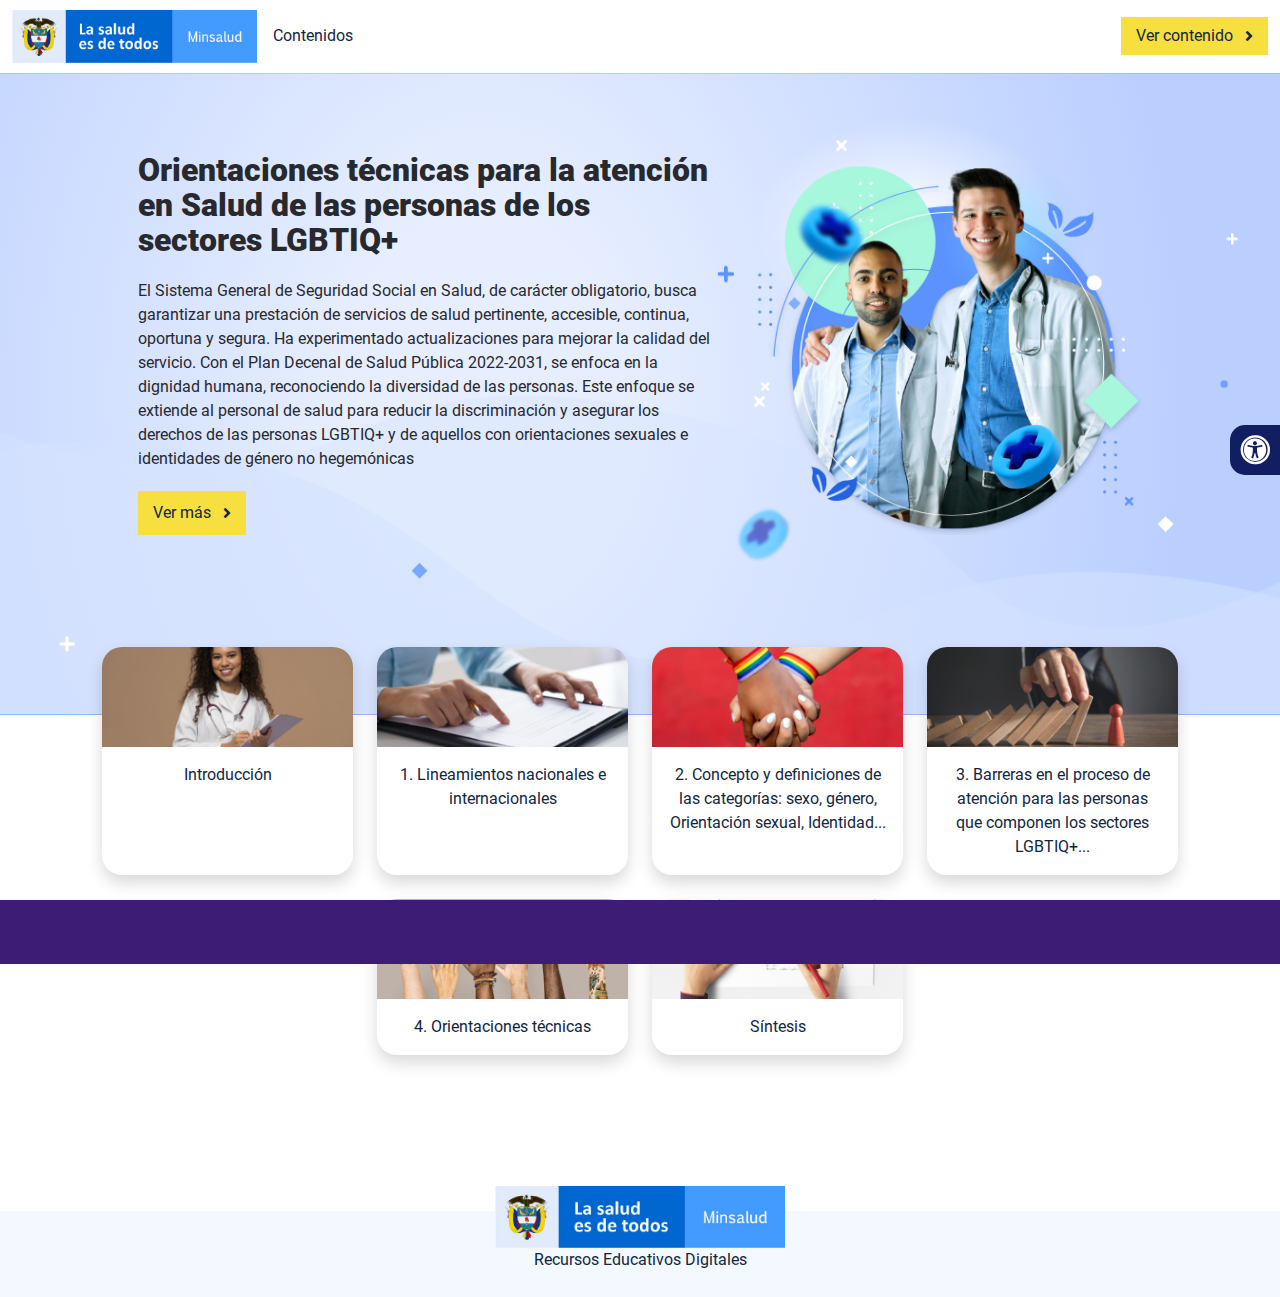
<file: index.html>
<!DOCTYPE html><html lang=""><head><meta charset="utf-8"><meta http-equiv="X-UA-Compatible" content="IE=edge"><meta name="viewport" content="width=device-width,initial-scale=1"><link rel="icon" href="favicon.ico"><title>Orientaciones técnicas para la atención en Salud de las personas de los sectores LGBTIQ+</title><link href="css/chunk-01486571.97da5f0c.css" rel="prefetch"><link href="css/chunk-019598b4.a67093c7.css" rel="prefetch"><link href="css/chunk-1c3a7ae6.a67093c7.css" rel="prefetch"><link href="css/chunk-4e410830.d277c5d5.css" rel="prefetch"><link href="css/chunk-50f1484a.7106e980.css" rel="prefetch"><link href="css/chunk-70cf02ae.a67093c7.css" rel="prefetch"><link href="css/chunk-73811e5c.a67093c7.css" rel="prefetch"><link href="css/chunk-759933fd.124e4026.css" rel="prefetch"><link href="css/chunk-9b1c4f28.a67093c7.css" rel="prefetch"><link href="css/chunk-b5768118.a67093c7.css" rel="prefetch"><link href="css/chunk-da688802.553b4f2d.css" rel="prefetch"><link href="css/chunk-ec42f290.a67093c7.css" rel="prefetch"><link href="css/chunk-f6b4836c.a67093c7.css" rel="prefetch"><link href="css/comple.61db8168.css" rel="prefetch"><link href="css/creditos.e7d61c33.css" rel="prefetch"><link href="css/glosario.0fc7a0b9.css" rel="prefetch"><link href="css/intro.d277c5d5.css" rel="prefetch"><link href="css/referencias.dc114620.css" rel="prefetch"><link href="css/tema1.b735126b.css" rel="prefetch"><link href="css/tema2.d27f8ecf.css" rel="prefetch"><link href="css/tema3.a027d4bb.css" rel="prefetch"><link href="css/tema4.d277c5d5.css" rel="prefetch"><link href="js/chunk-01486571.2f714246.js" rel="prefetch"><link href="js/chunk-019598b4.0d5794cf.js" rel="prefetch"><link href="js/chunk-1c3a7ae6.2c3231da.js" rel="prefetch"><link href="js/chunk-1fd0d98a.03463124.js" rel="prefetch"><link href="js/chunk-2d0c031e.32b44feb.js" rel="prefetch"><link href="js/chunk-2d0c1cc1.0aaf412e.js" rel="prefetch"><link href="js/chunk-2d20edf4.67b95bca.js" rel="prefetch"><link href="js/chunk-2d20efc9.21f60c10.js" rel="prefetch"><link href="js/chunk-2d2297e9.b1a0eeb3.js" rel="prefetch"><link href="js/chunk-32f2441c.2595eaaf.js" rel="prefetch"><link href="js/chunk-4754745c.f7bfb543.js" rel="prefetch"><link href="js/chunk-4a378c9e.6d8ff3a6.js" rel="prefetch"><link href="js/chunk-4e410830.4c17d290.js" rel="prefetch"><link href="js/chunk-50f1484a.99dcb319.js" rel="prefetch"><link href="js/chunk-63c50802.42909c19.js" rel="prefetch"><link href="js/chunk-6ae87db0.f0e44883.js" rel="prefetch"><link href="js/chunk-70cf02ae.17ec95ee.js" rel="prefetch"><link href="js/chunk-71b7bde8.66a00431.js" rel="prefetch"><link href="js/chunk-73811e5c.3b4724b6.js" rel="prefetch"><link href="js/chunk-756614a8.a35fa76b.js" rel="prefetch"><link href="js/chunk-759933fd.765fdc7e.js" rel="prefetch"><link href="js/chunk-760ecdc0.b8dbfbfd.js" rel="prefetch"><link href="js/chunk-9b1c4f28.9695bc8f.js" rel="prefetch"><link href="js/chunk-aeba2614.67980316.js" rel="prefetch"><link href="js/chunk-b5768118.91637d8c.js" rel="prefetch"><link href="js/chunk-be077ba8.ba1cb6cc.js" rel="prefetch"><link href="js/chunk-cb526bc0.53d2f765.js" rel="prefetch"><link href="js/chunk-d4847814.db8cf0f2.js" rel="prefetch"><link href="js/chunk-da688802.4ad4bded.js" rel="prefetch"><link href="js/chunk-dfda403c.4f19d435.js" rel="prefetch"><link href="js/chunk-ec42f290.c294b61c.js" rel="prefetch"><link href="js/chunk-f6b4836c.5b421850.js" rel="prefetch"><link href="js/comple.0531dc5b.js" rel="prefetch"><link href="js/creditos.417f2194.js" rel="prefetch"><link href="js/glosario.93fc1a3e.js" rel="prefetch"><link href="js/intro.33d0c8dd.js" rel="prefetch"><link href="js/referencias.6741c784.js" rel="prefetch"><link href="js/tema1.e25932cd.js" rel="prefetch"><link href="js/tema2.7d3af41a.js" rel="prefetch"><link href="js/tema3.7bbc48d7.js" rel="prefetch"><link href="js/tema4.95c02d7e.js" rel="prefetch"><link href="css/app.aa61eaeb.css" rel="preload" as="style"><link href="css/chunk-vendors.3abe504d.css" rel="preload" as="style"><link href="js/app.8108ae4e.js" rel="preload" as="script"><link href="js/chunk-vendors.ab877605.js" rel="preload" as="script"><link href="css/chunk-vendors.3abe504d.css" rel="stylesheet"><link href="css/app.aa61eaeb.css" rel="stylesheet"></head><body><noscript><strong>We're sorry but Orientaciones técnicas para la atención en Salud de las personas de los sectores LGBTIQ+ doesn't work properly without JavaScript enabled. Please enable it to continue.</strong></noscript><div id="app"></div><script src="js/chunk-vendors.ab877605.js"></script><script src="js/app.8108ae4e.js"></script></body></html>
</file>
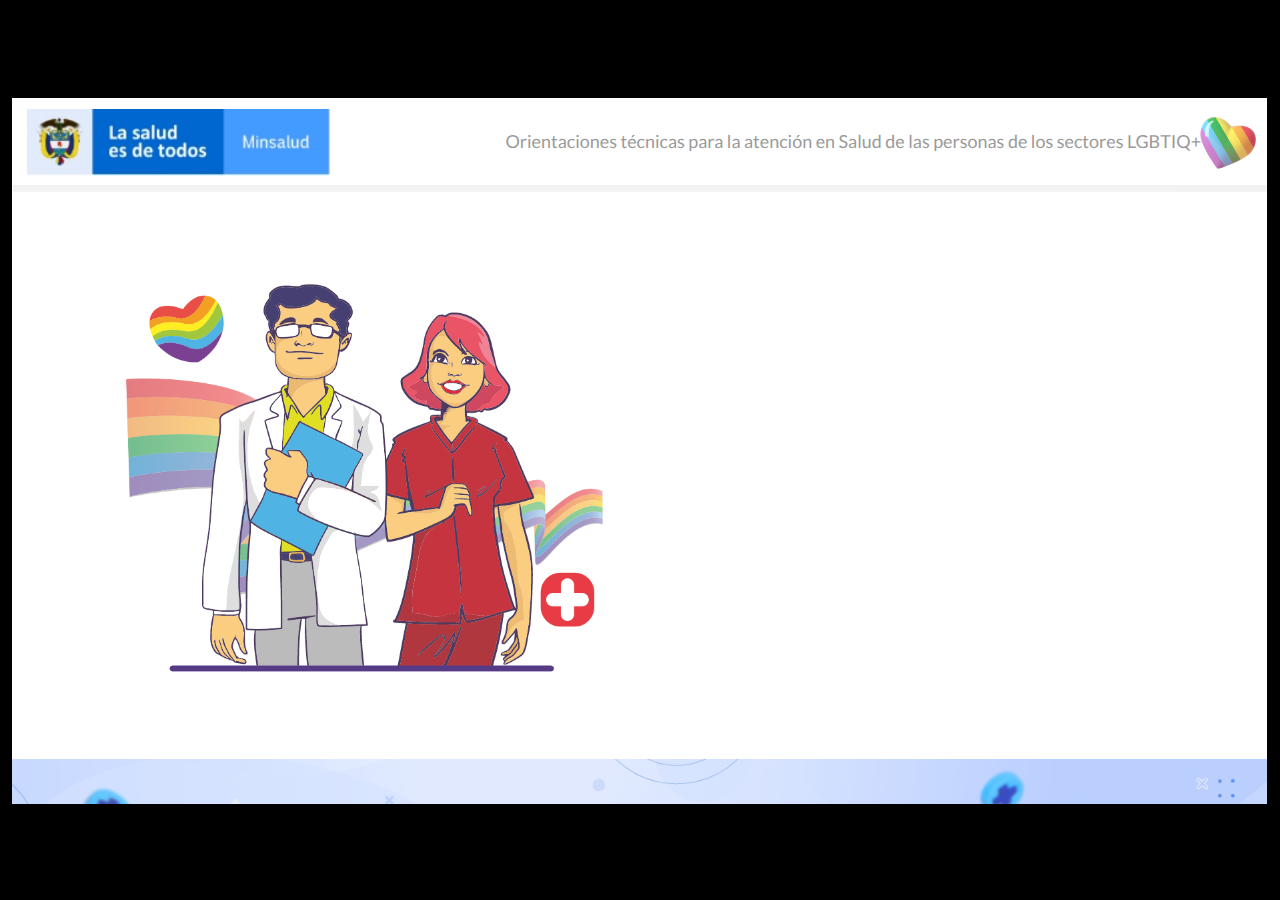
<file: actividades/act1/story.html>
﻿<!doctype html>
<html lang="es">
<head>
  <meta charset="utf-8">
  <!-- Creado con Storyline 360 - http://www.articulate.com  -->
  <!-- version: 3.80.31058.0 -->
  <title>Actividad did&#225;ctica 1</title>
  <meta http-equiv="x-ua-compatible" content="IE=edge"/>
  <meta name="viewport" content="width=device-width,initial-scale=1,user-scalable=no,shrink-to-fit=no,minimal-ui"/>
  <meta name="apple-mobile-web-app-capable" content="yes"/>
  <style>
    html, body { height: 100%; padding: 0; margin: 0 }
    #app { height: 100%; width: 100%; }
  </style>

  <script>
    window.DS = {};
    window.globals = {
      DATA_PATH_BASE: '',
      HAS_FRAME: true,
      HAS_SLIDE: true,

      lmsPresent: false,
      tinCanPresent: false,
      cmi5Present: false,
      aoSupport: false,
      scale: 'show all',
      captureRc: false,
      browserSize: 'optimal',
      bgColor: '#000000',
      features: 'ConnectionMessages,DropIn1,DropIn2,DropIn3,DropIn4,DropIn5,FullScreenToggle,HyperlinkHoverStateFix,LayerPresentAsDialog,MultipleQuizTracking,UpdatedThemeEditor',
      themeName: 'classic',
      preloaderColor: '#FFFFFF',
      suppressAnalytics: true,
      productChannel: 'stable',
      publishSource: 'storyline',
      aid: 'aid|e14397ea-0237-43b4-a3b7-7398baa37849',
      cid: '04bfd34e-cd07-4569-9f02-371561cab23e',
      playerVersion: '3.80.31058.0',
      publishTimestamp: '2024-04-08T10:08:55.8779411Z',
      maxIosVideoElements: 10,
      connectionSettings: { mode: 'disabled' },

      
      parseParams: function(qs) {
        if (window.globals.parsedParams != null) {
          return window.globals.parsedParams;
        }
        qs = (qs || window.location.search.substr(1)).split('+').join(' ');
        var params = {},
            tokens,
            re = /[?&]?([^=]+)=([^&]*)/g;

        while (tokens = re.exec(qs)) {
          params[decodeURIComponent(tokens[1]).trim()] =
            decodeURIComponent(tokens[2]).trim();
        }
        window.globals.parsedParams = params;
        return params;
      }

    };
  </script>
  <script>
    var isIe11 = ('ActiveXObject' in window || window.MSBlobBuilder != null)
      && window.msCrypto != null && !window.ActiveXObject;
    if (isIe11) {
      window.globals.unsupportedBrowser = true;
      document.write(atob('[base64]'));
    }
  </script>
  
  <script>window.THREE = { };</script>
  
</head>
<body style="background: #000000" class="cs-HTML theme-classic">
  <!-- 360 -->
  <script>!function(){var e,i=/iPhone/i,o=/iPod/i,n=/iPad/i,t=/\biOS-universal(?:.+)Mac\b/i,r=/\bAndroid(?:.+)Mobile\b/i,a=/Android/i,d=/(?:SD4930UR|\bSilk(?:.+)Mobile\b)/i,p=/Silk/i,l=/Windows Phone/i,u=/\bWindows(?:.+)ARM\b/i,b=/BlackBerry/i,s=/BB10/i,c=/Opera Mini/i,f=/\b(CriOS|Chrome)(?:.+)Mobile/i,h=/Mobile(?:.+)Firefox\b/i,v=function(e){return void 0!==e&&"MacIntel"===e.platform&&"number"==typeof e.maxTouchPoints&&e.maxTouchPoints>1&&"undefined"==typeof MSStream};e=function(e){var m={userAgent:"",platform:"",maxTouchPoints:0};e||"undefined"==typeof navigator?"string"==typeof e?m.userAgent=e:e&&e.userAgent&&(m={userAgent:e.userAgent,platform:e.platform,maxTouchPoints:e.maxTouchPoints||0}):m={userAgent:navigator.userAgent,platform:navigator.platform,maxTouchPoints:navigator.maxTouchPoints||0};var g=m.userAgent,y=g.split("[FBAN");void 0!==y[1]&&(g=y[0]),void 0!==(y=g.split("Twitter"))[1]&&(g=y[0]);var A=function(e){return function(i){return i.test(e)}}(g),w={apple:{phone:A(i)&&!A(l),ipod:A(o),tablet:!A(i)&&(A(n)||v(m))&&!A(l),universal:A(t),device:(A(i)||A(o)||A(n)||A(t)||v(m))&&!A(l)},amazon:{phone:A(d),tablet:!A(d)&&A(p),device:A(d)||A(p)},android:{phone:!A(l)&&A(d)||!A(l)&&A(r),tablet:!A(l)&&!A(d)&&!A(r)&&(A(p)||A(a)),device:!A(l)&&(A(d)||A(p)||A(r)||A(a))||A(/\bokhttp\b/i)},windows:{phone:A(l),tablet:A(u),device:A(l)||A(u)},other:{blackberry:A(b),blackberry10:A(s),opera:A(c),firefox:A(h),chrome:A(f),device:A(b)||A(s)||A(c)||A(h)||A(f)},any:!1,phone:!1,tablet:!1};return w.any=w.apple.device||w.android.device||w.windows.device||w.other.device,w.phone=w.apple.phone||w.android.phone||w.windows.phone,w.tablet=w.apple.tablet||w.android.tablet||w.windows.tablet,w}(),"object"==typeof exports&&"undefined"!=typeof module?module.exports=e:"function"==typeof define&&define.amd?define((function(){return e})):this.isMobile=e}();
    window.isMobile.apple.tablet = window.isMobile.apple.tablet ||
      (navigator.platform === 'MacIntel' && navigator.maxTouchPoints > 1);
    window.isMobile.apple.device = window.isMobile.apple.device || window.isMobile.apple.tablet;
    window.isMobile.tablet = window.isMobile.tablet || window.isMobile.apple.tablet;
    window.isMobile.any = window.isMobile.any || window.isMobile.apple.tablet;
  </script>

  <div id="focus-sink" tabindex="-1"></div>

  <div id="preso"></div>
  <script>
    (function() {

      var classTypes = [ 'desktop', 'mobile', 'phone', 'tablet' ];

      var addDeviceClasses = function(prefix, testObj) {
        var curr, i;
        for (i = 0; i < classTypes.length; i++) {
          curr = classTypes[i];
          if (testObj[curr]) {
            document.body.classList.add(prefix + curr);
          }
        }
      };

      var params = window.globals.parseParams(),
          isDevicePreview = params.devicepreview === '1',
          isPhoneOverride = params.deviceType === 'phone' || (isDevicePreview && params.phone == '1'),
          isTabletOverride = (params.deviceType === 'tablet' || isDevicePreview) && !isPhoneOverride,
          isMobileOverride = isPhoneOverride || isTabletOverride;

      var deviceView = {
        desktop: !window.isMobile.any && !isMobileOverride,
        mobile: window.isMobile.any || isMobileOverride,
        phone: isPhoneOverride || (window.isMobile.phone && !isTabletOverride),
        tablet: isTabletOverride || window.isMobile.tablet
      };

      window.globals.deviceView = deviceView;
      window.isMobile.desktop = !window.isMobile.any;
      window.isMobile.mobile = window.isMobile.any;

      addDeviceClasses('view-', deviceView);

    })();
  </script>
  
  <script src='story_content/user.js' type=text/javascript></script>
  <div class="slide-loader"></div>

  <script>
    if (window.globals.deviceView.isMobile) { var doc = document, loader = doc.body.querySelector('.slide-loader'); [ 1, 2, 3 ].forEach(function(n) { var d = doc.createElement('div'); d.style.backgroundColor = window.globals.preloaderColor; d.classList.add('mobile-loader-dot'); d.classList.add('dot' + n); loader.appendChild(d); }); }
  </script>

  <div class="mobile-load-title-overlay" style="display: none">
    <div class="mobile-load-title">Actividad did&#225;ctica 1</div>
  </div>

  <div class="mobile-chrome-warning"></div>

  
<style>
  .warn-connection-dialog {
    display: none;
    background: transparent;
    pointer-events: all;
    position: fixed;
    left: 0;
    top: 0;
    width: 100%;
    height: 100%;
    z-index: 999;
  }

  .warn-connection-content {
    pointer-events: all;
    border-radius: 4px;
    background: white;
    border: 1px solid #E7E7E7;
    color: #333333;
    box-shadow: 0 2px 4px rgba(0, 0, 0, 0.25);
    transition: all 150ms ease-out;
    position: absolute;
    white-space: nowrap;
  }

  .view-phone.is-landscape .warn-connection-content {
    left: 23px;
    bottom: 23px;
  }

  .view-tablet.is-landscape .warn-connection-content {
    left: 50%;
    top: 20px;
    transform: translateX(-50%);
  }

  .is-portrait .warn-connection-content {
    transform: translate(-50%, calc(-100% - 15px));
  }

  .warn-connection-content p {
    display: inline-block;
    margin: 0 8px 0 0;
    line-height: 33px;
    font-size: 11px;
  }

  .warn-connection-content svg {
    position: relative;
    vertical-align: middle;
    margin: 0 2px 2px 8px;
  }

  .view-desktop .warn-connection-content {
    left: 1.5em;
    bottom: 1.5em;
  }

  .view-desktop .warn-connection-content p {
    font-size: 1.1em;
  }

  .is-offline .warn-connection-dialog {
    display: block;
  }

  .is-offline .cs-panel * {
    pointer-events: none !important;
  }

  .is-offline .cs-panel {
    pointer-events: all !important;
  }

  .is-offline #nav-controls * {
    pointer-events: none !important;
  }

  .is-offline #nav-controls {
    pointer-events: all !important;
  }
</style>

<div class="warn-connection-dialog" role="alertdialog" aria-modal="true" tabindex="0" aria-labelledby="warn-connection-message">
  <div class="warn-connection-content">
    <svg width="17" height="15" viewBox="0 0 17 15" xmlns="http://www.w3.org/2000/svg">
      <path fill="#8F0000" stroke="white" d="M16.07,12.98 L15.88,12.23 L9.51,1.21 C8.97,0.26,7.6,0.26,7.06,1.21 L0.69,12.23 C0.15,13.16,0.81,14.36,1.91,14.36 H14.65 C15.47,14.36,16.05,13.7,16.07,12.98 Z"/>
      <path fill="white" stroke="white" d="M8.58,5.5 C8.35,5.28,8.5,5.35,8.21,5.32 C8.09,5.35,7.97,5.49,7.96,5.67 C7.97,5.79,7.98,5.92,7.98,6.04 L7.98,6.04 C7.99,6.17,8,6.31,8.01,6.43 L8.01,6.44 C8.03,6.92,8.06,7.41,8.09,7.9 L8.09,7.9 C8.12,8.39,8.14,8.88,8.17,9.37 C8.17,9.39,8.18,9.42,8.2,9.44 C8.23,9.46,8.25,9.47,8.28,9.47 C8.31,9.47,8.34,9.46,8.35,9.44 C8.37,9.43,8.38,9.4,8.39,9.35 L8.39,9.34 C8.39,9.24,8.4,9.15,8.4,9.05 L8.4,9.05 C8.41,8.96,8.41,8.86,8.42,8.75 C8.43,8.44,8.45,8.12,8.47,7.81 L8.47,7.81 C8.49,7.49,8.51,7.18,8.53,6.87 C8.55,6.46,8.56,6.05,8.59,5.64 L8.6,5.62 C8.6,5.57,8.59,5.53,8.58,5.5 L8.21,5.32 Z"/>
      <circle fill="white" stroke="white" cx="8.3" cy="11.35" r="0.3"/>
    </svg>
    <p id="warn-connection-message">You are offline. Trying to reconnect...</p>
  </div>
</div>

<script>
  (function() {
    window.DS.connection = {
      warningShown: false,
      assets: {},
      loadingAssetGroup: false,
      retryDelay: 500
    };

    var connectionSettings = window.globals.connectionSettings || {};

    // The `window.globals.features` variable must be set in `webpack.dev.config` when testing locally - it is not enough
    // to have it in the data - but it must be set there as well.
    var useConnectionMessages = window.AbortController != null &&
      window.location.protocol != 'file:' &&
      window.globals.features.indexOf('ConnectionMessages') != -1 &&
      connectionSettings.mode === 'normal';

    window.DS.connection.useConnectionMessages = useConnectionMessages;

    var assetCount = 0;
    var checkLoadedId;


    if (useConnectionMessages && connectionSettings != null) {
      var contentEl = document.querySelector('.warn-connection-content');
      var messageEl = contentEl.querySelector('p');

      if (connectionSettings.useDarkTheme) {
        contentEl.style.borderColor = '#BABBBA';
        contentEl.style.backgroundColor = '#282828';
        contentEl.style.color = '#FFFFFF';
      }

      if (connectionSettings.message != null) {
        messageEl.textContent = window.decodeURIComponent(connectionSettings.message);
      }
    }

    function checkAssetsReady() {
      for (var i in DS.connection.assets) {
        if (!DS.connection.assets[i].success) {
          return false;
        }
      }
      return true;
    }

    function stopAssetGroup() {
      if (!useConnectionMessages) { return; }

      assetCount = 0;

      DS.connection.oldAssetGroup = DS.connection.assets;
      DS.connection.assets = {};
      DS.connection.loadingAssetGroup = false;
      clearInterval(checkLoadedId);
    }

    function startAssetGroup() {
      if (!useConnectionMessages) { return; }
      var ticks = 0;
      clearInterval(checkLoadedId);
      checkLoadedId = setInterval(function() {
        var loaded = 0;
        if (assetCount === 0 && loaded === 0) {
          clearInterval(checkLoadedId);
          return;
        }

        for (var i in DS.connection.assets) {
          if (DS.connection.assets[i].success) {
            loaded++;
          }
        }

        if (assetCount === loaded && checkAssetsReady()) {
          for (var i in DS.connection.assets) {
            if (DS.connection.assets[i].action) {
              DS.connection.assets[i].action();
            }
          }
          hideWarning();
          stopAssetGroup();
        }
      }, 100)
    }

    function requiredAsset(url, action, retry, type) {
      if (!useConnectionMessages) { return; }
      if (DS.connection.assets[url]) { return; }

      DS.connection.assets[url] = {
        success: false, action: action, retry: retry, type: type
      };
      assetCount = Object.keys(DS.connection.assets).length;
      if (!DS.connection.loadingAssetGroup) {
        startAssetGroup();
      }
      DS.connection.loadingAssetGroup = true;
    }

    function assetLoaded(url) {
      if (!useConnectionMessages) { return; }
      if (DS.connection.assets[url]) {
        DS.connection.assets[url].success = true;
      }
    }

    function assetFailed(url) {
      if (!useConnectionMessages) { return; }
      if (!DS.connection.assets[url]) {
        if (/\.js$/.test(url) && url.indexOf('transcripts') === -1) {
          setTimeout(function() {
            if (DS.connection.lastSlideLoaded != null) {
              DS.connection.lastSlideLoaded();
            }
          }, DS.connection.retryDelay);
        }
        return;
      }
      if (!DS.connection.warningShown) { showWarning(); }
      if (DS.connection.assets[url].retry) {
        setTimeout(function() {
          if (!DS.connection.assets[url].success) {
            DS.connection.assets[url].retry()
          }
        }, DS.connection.retryDelay);
      }
    }

    function hideWarning() {
      document.body.classList.remove('is-offline');
      DS.connection.warningShown = false;
      enableKeys();
    }
    DS.connection.hideWarning = hideWarning

    function showWarning(btn) {
      document.body.classList.add('is-offline')
      DS.connection.warningShown = true;
      updateWarningPosition();
      disableKeys();
    }

    function updateWarningPosition() {
      if (!DS.connection.warningShown) {
        return;
      }

      var isPortrait = document.body.classList.contains('is-portrait');
      var warningEl = document.querySelector('.warn-connection-content');

      if (isPortrait) {
        var slide = document.querySelector('.primary-slide');
        var slideRect = slide.getBoundingClientRect();

        warningEl.style.top = `${slideRect.top}px`
        warningEl.style.left = `${slideRect.left + slideRect.width / 2}px`
      } else {
        warningEl.style.top = null;
        warningEl.style.left = null;
      }

      window.requestAnimationFrame(updateWarningPosition);
    }

    function onDisableKeyDown(e) {
      e.preventDefault();
      e.stopImmediatePropagation();
    }

    function onDisableKeyUp(e) {
      e.preventDefault();
      e.stopImmediatePropagation();
    }

    var accStyle = document.createElement('style');
    var warnDialogEl = document.querySelector('.warn-connection-dialog');

    function disableKeys() {
      if (DS.views.nsStack.length === 1) {
        DS.views.nsStack[0].tabReachable = false
        DS.views.nsStack[0].updateTabIndex(true, true);
      }

      accStyle.innerHTML = '.acc-shadow-dom { display: none; }';
      document.body.appendChild(accStyle);

      warnDialogEl.parentNode.append(warnDialogEl);
      warnDialogEl.focus();
    }

    function enableKeys() {
      document.body.removeChild(accStyle);
      if (DS.views.nsStack.length === 1 && DS.views.nsStack[0].name === '_frame') {
        DS.views.nsStack[0].tabReachable = true;
        DS.views.nsStack[0].updateTabIndex();
      }
    }

    // these will all be noops if the feature flag isn't set in
    // the data and `window.globals.features`
    DS.connection.requiredAsset = requiredAsset;
    DS.connection.assetLoaded = assetLoaded;
    DS.connection.assetFailed = assetFailed;
    DS.connection.stopAssetGroup = stopAssetGroup;
    DS.connection.startAssetGroup = startAssetGroup;
  })();
</script>


  <script>
    
    if (window.autoSpider && window.vInterfaceObject) {
      document.querySelector('.mobile-load-title-overlay').style.display = 'none';
    }
  </script>

  

  <link rel="stylesheet" href="html5/data/css/output.min.css" data-noprefix/>
</body>
<script src="html5/lib/scripts/bootstrapper.min.js"></script>
</html>
</file>
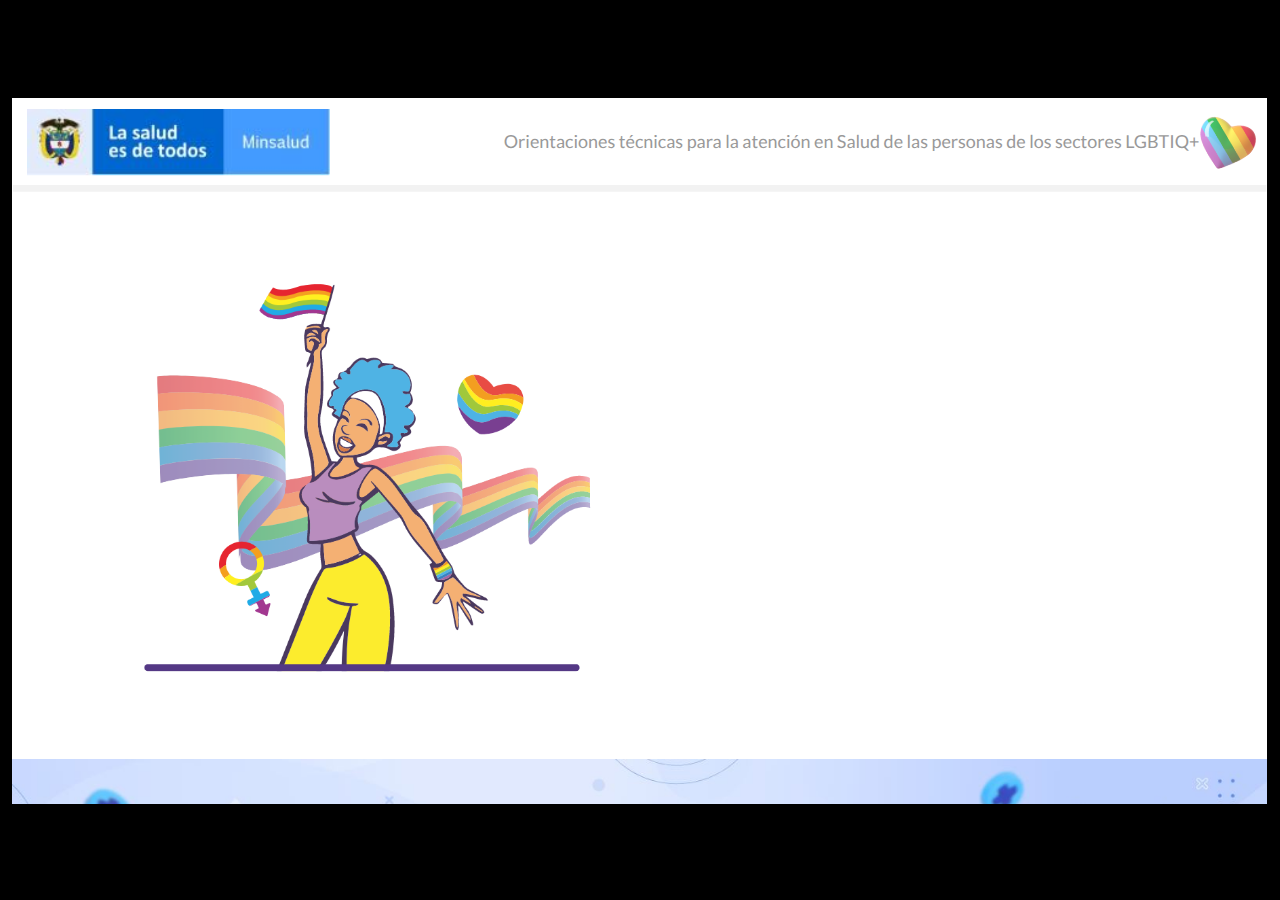
<file: actividades/act2/story.html>
﻿<!doctype html>
<html lang="es">
<head>
  <meta charset="utf-8">
  <!-- Creado con Storyline 360 - http://www.articulate.com  -->
  <!-- version: 3.80.31058.0 -->
  <title>Actividad did&#225;ctica 2</title>
  <meta http-equiv="x-ua-compatible" content="IE=edge"/>
  <meta name="viewport" content="width=device-width,initial-scale=1,user-scalable=no,shrink-to-fit=no,minimal-ui"/>
  <meta name="apple-mobile-web-app-capable" content="yes"/>
  <style>
    html, body { height: 100%; padding: 0; margin: 0 }
    #app { height: 100%; width: 100%; }
  </style>

  <script>
    window.DS = {};
    window.globals = {
      DATA_PATH_BASE: '',
      HAS_FRAME: true,
      HAS_SLIDE: true,

      lmsPresent: false,
      tinCanPresent: false,
      cmi5Present: false,
      aoSupport: false,
      scale: 'show all',
      captureRc: false,
      browserSize: 'optimal',
      bgColor: '#000000',
      features: 'ConnectionMessages,DropIn1,DropIn2,DropIn3,DropIn4,DropIn5,FullScreenToggle,HyperlinkHoverStateFix,LayerPresentAsDialog,MultipleQuizTracking,UpdatedThemeEditor',
      themeName: 'classic',
      preloaderColor: '#FFFFFF',
      suppressAnalytics: true,
      productChannel: 'stable',
      publishSource: 'storyline',
      aid: 'aid|e14397ea-0237-43b4-a3b7-7398baa37849',
      cid: '04bfd34e-cd07-4569-9f02-371561cab23e',
      playerVersion: '3.80.31058.0',
      publishTimestamp: '2024-04-08T10:26:56.9277101Z',
      maxIosVideoElements: 10,
      connectionSettings: { mode: 'disabled' },

      
      parseParams: function(qs) {
        if (window.globals.parsedParams != null) {
          return window.globals.parsedParams;
        }
        qs = (qs || window.location.search.substr(1)).split('+').join(' ');
        var params = {},
            tokens,
            re = /[?&]?([^=]+)=([^&]*)/g;

        while (tokens = re.exec(qs)) {
          params[decodeURIComponent(tokens[1]).trim()] =
            decodeURIComponent(tokens[2]).trim();
        }
        window.globals.parsedParams = params;
        return params;
      }

    };
  </script>
  <script>
    var isIe11 = ('ActiveXObject' in window || window.MSBlobBuilder != null)
      && window.msCrypto != null && !window.ActiveXObject;
    if (isIe11) {
      window.globals.unsupportedBrowser = true;
      document.write(atob('[base64]'));
    }
  </script>
  
  <script>window.THREE = { };</script>
  
</head>
<body style="background: #000000" class="cs-HTML theme-classic">
  <!-- 360 -->
  <script>!function(){var e,i=/iPhone/i,o=/iPod/i,n=/iPad/i,t=/\biOS-universal(?:.+)Mac\b/i,r=/\bAndroid(?:.+)Mobile\b/i,a=/Android/i,d=/(?:SD4930UR|\bSilk(?:.+)Mobile\b)/i,p=/Silk/i,l=/Windows Phone/i,u=/\bWindows(?:.+)ARM\b/i,b=/BlackBerry/i,s=/BB10/i,c=/Opera Mini/i,f=/\b(CriOS|Chrome)(?:.+)Mobile/i,h=/Mobile(?:.+)Firefox\b/i,v=function(e){return void 0!==e&&"MacIntel"===e.platform&&"number"==typeof e.maxTouchPoints&&e.maxTouchPoints>1&&"undefined"==typeof MSStream};e=function(e){var m={userAgent:"",platform:"",maxTouchPoints:0};e||"undefined"==typeof navigator?"string"==typeof e?m.userAgent=e:e&&e.userAgent&&(m={userAgent:e.userAgent,platform:e.platform,maxTouchPoints:e.maxTouchPoints||0}):m={userAgent:navigator.userAgent,platform:navigator.platform,maxTouchPoints:navigator.maxTouchPoints||0};var g=m.userAgent,y=g.split("[FBAN");void 0!==y[1]&&(g=y[0]),void 0!==(y=g.split("Twitter"))[1]&&(g=y[0]);var A=function(e){return function(i){return i.test(e)}}(g),w={apple:{phone:A(i)&&!A(l),ipod:A(o),tablet:!A(i)&&(A(n)||v(m))&&!A(l),universal:A(t),device:(A(i)||A(o)||A(n)||A(t)||v(m))&&!A(l)},amazon:{phone:A(d),tablet:!A(d)&&A(p),device:A(d)||A(p)},android:{phone:!A(l)&&A(d)||!A(l)&&A(r),tablet:!A(l)&&!A(d)&&!A(r)&&(A(p)||A(a)),device:!A(l)&&(A(d)||A(p)||A(r)||A(a))||A(/\bokhttp\b/i)},windows:{phone:A(l),tablet:A(u),device:A(l)||A(u)},other:{blackberry:A(b),blackberry10:A(s),opera:A(c),firefox:A(h),chrome:A(f),device:A(b)||A(s)||A(c)||A(h)||A(f)},any:!1,phone:!1,tablet:!1};return w.any=w.apple.device||w.android.device||w.windows.device||w.other.device,w.phone=w.apple.phone||w.android.phone||w.windows.phone,w.tablet=w.apple.tablet||w.android.tablet||w.windows.tablet,w}(),"object"==typeof exports&&"undefined"!=typeof module?module.exports=e:"function"==typeof define&&define.amd?define((function(){return e})):this.isMobile=e}();
    window.isMobile.apple.tablet = window.isMobile.apple.tablet ||
      (navigator.platform === 'MacIntel' && navigator.maxTouchPoints > 1);
    window.isMobile.apple.device = window.isMobile.apple.device || window.isMobile.apple.tablet;
    window.isMobile.tablet = window.isMobile.tablet || window.isMobile.apple.tablet;
    window.isMobile.any = window.isMobile.any || window.isMobile.apple.tablet;
  </script>

  <div id="focus-sink" tabindex="-1"></div>

  <div id="preso"></div>
  <script>
    (function() {

      var classTypes = [ 'desktop', 'mobile', 'phone', 'tablet' ];

      var addDeviceClasses = function(prefix, testObj) {
        var curr, i;
        for (i = 0; i < classTypes.length; i++) {
          curr = classTypes[i];
          if (testObj[curr]) {
            document.body.classList.add(prefix + curr);
          }
        }
      };

      var params = window.globals.parseParams(),
          isDevicePreview = params.devicepreview === '1',
          isPhoneOverride = params.deviceType === 'phone' || (isDevicePreview && params.phone == '1'),
          isTabletOverride = (params.deviceType === 'tablet' || isDevicePreview) && !isPhoneOverride,
          isMobileOverride = isPhoneOverride || isTabletOverride;

      var deviceView = {
        desktop: !window.isMobile.any && !isMobileOverride,
        mobile: window.isMobile.any || isMobileOverride,
        phone: isPhoneOverride || (window.isMobile.phone && !isTabletOverride),
        tablet: isTabletOverride || window.isMobile.tablet
      };

      window.globals.deviceView = deviceView;
      window.isMobile.desktop = !window.isMobile.any;
      window.isMobile.mobile = window.isMobile.any;

      addDeviceClasses('view-', deviceView);

    })();
  </script>
  
  <script src='story_content/user.js' type=text/javascript></script>
  <div class="slide-loader"></div>

  <script>
    if (window.globals.deviceView.isMobile) { var doc = document, loader = doc.body.querySelector('.slide-loader'); [ 1, 2, 3 ].forEach(function(n) { var d = doc.createElement('div'); d.style.backgroundColor = window.globals.preloaderColor; d.classList.add('mobile-loader-dot'); d.classList.add('dot' + n); loader.appendChild(d); }); }
  </script>

  <div class="mobile-load-title-overlay" style="display: none">
    <div class="mobile-load-title">Actividad did&#225;ctica 2</div>
  </div>

  <div class="mobile-chrome-warning"></div>

  
<style>
  .warn-connection-dialog {
    display: none;
    background: transparent;
    pointer-events: all;
    position: fixed;
    left: 0;
    top: 0;
    width: 100%;
    height: 100%;
    z-index: 999;
  }

  .warn-connection-content {
    pointer-events: all;
    border-radius: 4px;
    background: white;
    border: 1px solid #E7E7E7;
    color: #333333;
    box-shadow: 0 2px 4px rgba(0, 0, 0, 0.25);
    transition: all 150ms ease-out;
    position: absolute;
    white-space: nowrap;
  }

  .view-phone.is-landscape .warn-connection-content {
    left: 23px;
    bottom: 23px;
  }

  .view-tablet.is-landscape .warn-connection-content {
    left: 50%;
    top: 20px;
    transform: translateX(-50%);
  }

  .is-portrait .warn-connection-content {
    transform: translate(-50%, calc(-100% - 15px));
  }

  .warn-connection-content p {
    display: inline-block;
    margin: 0 8px 0 0;
    line-height: 33px;
    font-size: 11px;
  }

  .warn-connection-content svg {
    position: relative;
    vertical-align: middle;
    margin: 0 2px 2px 8px;
  }

  .view-desktop .warn-connection-content {
    left: 1.5em;
    bottom: 1.5em;
  }

  .view-desktop .warn-connection-content p {
    font-size: 1.1em;
  }

  .is-offline .warn-connection-dialog {
    display: block;
  }

  .is-offline .cs-panel * {
    pointer-events: none !important;
  }

  .is-offline .cs-panel {
    pointer-events: all !important;
  }

  .is-offline #nav-controls * {
    pointer-events: none !important;
  }

  .is-offline #nav-controls {
    pointer-events: all !important;
  }
</style>

<div class="warn-connection-dialog" role="alertdialog" aria-modal="true" tabindex="0" aria-labelledby="warn-connection-message">
  <div class="warn-connection-content">
    <svg width="17" height="15" viewBox="0 0 17 15" xmlns="http://www.w3.org/2000/svg">
      <path fill="#8F0000" stroke="white" d="M16.07,12.98 L15.88,12.23 L9.51,1.21 C8.97,0.26,7.6,0.26,7.06,1.21 L0.69,12.23 C0.15,13.16,0.81,14.36,1.91,14.36 H14.65 C15.47,14.36,16.05,13.7,16.07,12.98 Z"/>
      <path fill="white" stroke="white" d="M8.58,5.5 C8.35,5.28,8.5,5.35,8.21,5.32 C8.09,5.35,7.97,5.49,7.96,5.67 C7.97,5.79,7.98,5.92,7.98,6.04 L7.98,6.04 C7.99,6.17,8,6.31,8.01,6.43 L8.01,6.44 C8.03,6.92,8.06,7.41,8.09,7.9 L8.09,7.9 C8.12,8.39,8.14,8.88,8.17,9.37 C8.17,9.39,8.18,9.42,8.2,9.44 C8.23,9.46,8.25,9.47,8.28,9.47 C8.31,9.47,8.34,9.46,8.35,9.44 C8.37,9.43,8.38,9.4,8.39,9.35 L8.39,9.34 C8.39,9.24,8.4,9.15,8.4,9.05 L8.4,9.05 C8.41,8.96,8.41,8.86,8.42,8.75 C8.43,8.44,8.45,8.12,8.47,7.81 L8.47,7.81 C8.49,7.49,8.51,7.18,8.53,6.87 C8.55,6.46,8.56,6.05,8.59,5.64 L8.6,5.62 C8.6,5.57,8.59,5.53,8.58,5.5 L8.21,5.32 Z"/>
      <circle fill="white" stroke="white" cx="8.3" cy="11.35" r="0.3"/>
    </svg>
    <p id="warn-connection-message">You are offline. Trying to reconnect...</p>
  </div>
</div>

<script>
  (function() {
    window.DS.connection = {
      warningShown: false,
      assets: {},
      loadingAssetGroup: false,
      retryDelay: 500
    };

    var connectionSettings = window.globals.connectionSettings || {};

    // The `window.globals.features` variable must be set in `webpack.dev.config` when testing locally - it is not enough
    // to have it in the data - but it must be set there as well.
    var useConnectionMessages = window.AbortController != null &&
      window.location.protocol != 'file:' &&
      window.globals.features.indexOf('ConnectionMessages') != -1 &&
      connectionSettings.mode === 'normal';

    window.DS.connection.useConnectionMessages = useConnectionMessages;

    var assetCount = 0;
    var checkLoadedId;


    if (useConnectionMessages && connectionSettings != null) {
      var contentEl = document.querySelector('.warn-connection-content');
      var messageEl = contentEl.querySelector('p');

      if (connectionSettings.useDarkTheme) {
        contentEl.style.borderColor = '#BABBBA';
        contentEl.style.backgroundColor = '#282828';
        contentEl.style.color = '#FFFFFF';
      }

      if (connectionSettings.message != null) {
        messageEl.textContent = window.decodeURIComponent(connectionSettings.message);
      }
    }

    function checkAssetsReady() {
      for (var i in DS.connection.assets) {
        if (!DS.connection.assets[i].success) {
          return false;
        }
      }
      return true;
    }

    function stopAssetGroup() {
      if (!useConnectionMessages) { return; }

      assetCount = 0;

      DS.connection.oldAssetGroup = DS.connection.assets;
      DS.connection.assets = {};
      DS.connection.loadingAssetGroup = false;
      clearInterval(checkLoadedId);
    }

    function startAssetGroup() {
      if (!useConnectionMessages) { return; }
      var ticks = 0;
      clearInterval(checkLoadedId);
      checkLoadedId = setInterval(function() {
        var loaded = 0;
        if (assetCount === 0 && loaded === 0) {
          clearInterval(checkLoadedId);
          return;
        }

        for (var i in DS.connection.assets) {
          if (DS.connection.assets[i].success) {
            loaded++;
          }
        }

        if (assetCount === loaded && checkAssetsReady()) {
          for (var i in DS.connection.assets) {
            if (DS.connection.assets[i].action) {
              DS.connection.assets[i].action();
            }
          }
          hideWarning();
          stopAssetGroup();
        }
      }, 100)
    }

    function requiredAsset(url, action, retry, type) {
      if (!useConnectionMessages) { return; }
      if (DS.connection.assets[url]) { return; }

      DS.connection.assets[url] = {
        success: false, action: action, retry: retry, type: type
      };
      assetCount = Object.keys(DS.connection.assets).length;
      if (!DS.connection.loadingAssetGroup) {
        startAssetGroup();
      }
      DS.connection.loadingAssetGroup = true;
    }

    function assetLoaded(url) {
      if (!useConnectionMessages) { return; }
      if (DS.connection.assets[url]) {
        DS.connection.assets[url].success = true;
      }
    }

    function assetFailed(url) {
      if (!useConnectionMessages) { return; }
      if (!DS.connection.assets[url]) {
        if (/\.js$/.test(url) && url.indexOf('transcripts') === -1) {
          setTimeout(function() {
            if (DS.connection.lastSlideLoaded != null) {
              DS.connection.lastSlideLoaded();
            }
          }, DS.connection.retryDelay);
        }
        return;
      }
      if (!DS.connection.warningShown) { showWarning(); }
      if (DS.connection.assets[url].retry) {
        setTimeout(function() {
          if (!DS.connection.assets[url].success) {
            DS.connection.assets[url].retry()
          }
        }, DS.connection.retryDelay);
      }
    }

    function hideWarning() {
      document.body.classList.remove('is-offline');
      DS.connection.warningShown = false;
      enableKeys();
    }
    DS.connection.hideWarning = hideWarning

    function showWarning(btn) {
      document.body.classList.add('is-offline')
      DS.connection.warningShown = true;
      updateWarningPosition();
      disableKeys();
    }

    function updateWarningPosition() {
      if (!DS.connection.warningShown) {
        return;
      }

      var isPortrait = document.body.classList.contains('is-portrait');
      var warningEl = document.querySelector('.warn-connection-content');

      if (isPortrait) {
        var slide = document.querySelector('.primary-slide');
        var slideRect = slide.getBoundingClientRect();

        warningEl.style.top = `${slideRect.top}px`
        warningEl.style.left = `${slideRect.left + slideRect.width / 2}px`
      } else {
        warningEl.style.top = null;
        warningEl.style.left = null;
      }

      window.requestAnimationFrame(updateWarningPosition);
    }

    function onDisableKeyDown(e) {
      e.preventDefault();
      e.stopImmediatePropagation();
    }

    function onDisableKeyUp(e) {
      e.preventDefault();
      e.stopImmediatePropagation();
    }

    var accStyle = document.createElement('style');
    var warnDialogEl = document.querySelector('.warn-connection-dialog');

    function disableKeys() {
      if (DS.views.nsStack.length === 1) {
        DS.views.nsStack[0].tabReachable = false
        DS.views.nsStack[0].updateTabIndex(true, true);
      }

      accStyle.innerHTML = '.acc-shadow-dom { display: none; }';
      document.body.appendChild(accStyle);

      warnDialogEl.parentNode.append(warnDialogEl);
      warnDialogEl.focus();
    }

    function enableKeys() {
      document.body.removeChild(accStyle);
      if (DS.views.nsStack.length === 1 && DS.views.nsStack[0].name === '_frame') {
        DS.views.nsStack[0].tabReachable = true;
        DS.views.nsStack[0].updateTabIndex();
      }
    }

    // these will all be noops if the feature flag isn't set in
    // the data and `window.globals.features`
    DS.connection.requiredAsset = requiredAsset;
    DS.connection.assetLoaded = assetLoaded;
    DS.connection.assetFailed = assetFailed;
    DS.connection.stopAssetGroup = stopAssetGroup;
    DS.connection.startAssetGroup = startAssetGroup;
  })();
</script>


  <script>
    
    if (window.autoSpider && window.vInterfaceObject) {
      document.querySelector('.mobile-load-title-overlay').style.display = 'none';
    }
  </script>

  

  <link rel="stylesheet" href="html5/data/css/output.min.css" data-noprefix/>
</body>
<script src="html5/lib/scripts/bootstrapper.min.js"></script>
</html>
</file>
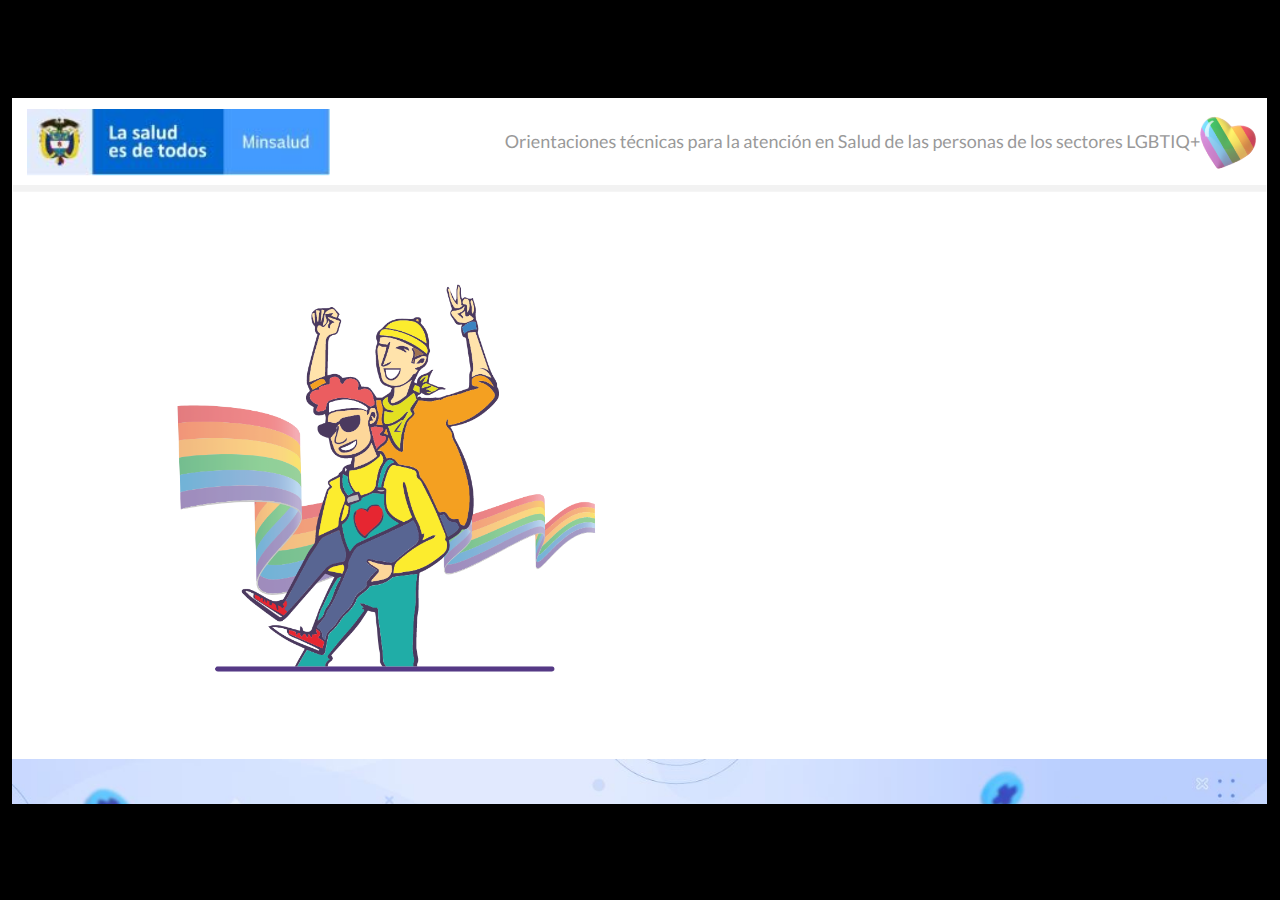
<file: actividades/act3/story.html>
﻿<!doctype html>
<html lang="es">
<head>
  <meta charset="utf-8">
  <!-- Creado con Storyline 360 - http://www.articulate.com  -->
  <!-- version: 3.80.31058.0 -->
  <title>Actividad did&#225;ctica 3</title>
  <meta http-equiv="x-ua-compatible" content="IE=edge"/>
  <meta name="viewport" content="width=device-width,initial-scale=1,user-scalable=no,shrink-to-fit=no,minimal-ui"/>
  <meta name="apple-mobile-web-app-capable" content="yes"/>
  <style>
    html, body { height: 100%; padding: 0; margin: 0 }
    #app { height: 100%; width: 100%; }
  </style>

  <script>
    window.DS = {};
    window.globals = {
      DATA_PATH_BASE: '',
      HAS_FRAME: true,
      HAS_SLIDE: true,

      lmsPresent: false,
      tinCanPresent: false,
      cmi5Present: false,
      aoSupport: false,
      scale: 'show all',
      captureRc: false,
      browserSize: 'optimal',
      bgColor: '#000000',
      features: 'ConnectionMessages,DropIn1,DropIn2,DropIn3,DropIn4,DropIn5,FullScreenToggle,HyperlinkHoverStateFix,LayerPresentAsDialog,MultipleQuizTracking,UpdatedThemeEditor',
      themeName: 'classic',
      preloaderColor: '#FFFFFF',
      suppressAnalytics: true,
      productChannel: 'stable',
      publishSource: 'storyline',
      aid: 'aid|e14397ea-0237-43b4-a3b7-7398baa37849',
      cid: '04bfd34e-cd07-4569-9f02-371561cab23e',
      playerVersion: '3.80.31058.0',
      publishTimestamp: '2024-04-08T10:26:27.5091295Z',
      maxIosVideoElements: 10,
      connectionSettings: { mode: 'disabled' },

      
      parseParams: function(qs) {
        if (window.globals.parsedParams != null) {
          return window.globals.parsedParams;
        }
        qs = (qs || window.location.search.substr(1)).split('+').join(' ');
        var params = {},
            tokens,
            re = /[?&]?([^=]+)=([^&]*)/g;

        while (tokens = re.exec(qs)) {
          params[decodeURIComponent(tokens[1]).trim()] =
            decodeURIComponent(tokens[2]).trim();
        }
        window.globals.parsedParams = params;
        return params;
      }

    };
  </script>
  <script>
    var isIe11 = ('ActiveXObject' in window || window.MSBlobBuilder != null)
      && window.msCrypto != null && !window.ActiveXObject;
    if (isIe11) {
      window.globals.unsupportedBrowser = true;
      document.write(atob('[base64]'));
    }
  </script>
  
  <script>window.THREE = { };</script>
  
</head>
<body style="background: #000000" class="cs-HTML theme-classic">
  <!-- 360 -->
  <script>!function(){var e,i=/iPhone/i,o=/iPod/i,n=/iPad/i,t=/\biOS-universal(?:.+)Mac\b/i,r=/\bAndroid(?:.+)Mobile\b/i,a=/Android/i,d=/(?:SD4930UR|\bSilk(?:.+)Mobile\b)/i,p=/Silk/i,l=/Windows Phone/i,u=/\bWindows(?:.+)ARM\b/i,b=/BlackBerry/i,s=/BB10/i,c=/Opera Mini/i,f=/\b(CriOS|Chrome)(?:.+)Mobile/i,h=/Mobile(?:.+)Firefox\b/i,v=function(e){return void 0!==e&&"MacIntel"===e.platform&&"number"==typeof e.maxTouchPoints&&e.maxTouchPoints>1&&"undefined"==typeof MSStream};e=function(e){var m={userAgent:"",platform:"",maxTouchPoints:0};e||"undefined"==typeof navigator?"string"==typeof e?m.userAgent=e:e&&e.userAgent&&(m={userAgent:e.userAgent,platform:e.platform,maxTouchPoints:e.maxTouchPoints||0}):m={userAgent:navigator.userAgent,platform:navigator.platform,maxTouchPoints:navigator.maxTouchPoints||0};var g=m.userAgent,y=g.split("[FBAN");void 0!==y[1]&&(g=y[0]),void 0!==(y=g.split("Twitter"))[1]&&(g=y[0]);var A=function(e){return function(i){return i.test(e)}}(g),w={apple:{phone:A(i)&&!A(l),ipod:A(o),tablet:!A(i)&&(A(n)||v(m))&&!A(l),universal:A(t),device:(A(i)||A(o)||A(n)||A(t)||v(m))&&!A(l)},amazon:{phone:A(d),tablet:!A(d)&&A(p),device:A(d)||A(p)},android:{phone:!A(l)&&A(d)||!A(l)&&A(r),tablet:!A(l)&&!A(d)&&!A(r)&&(A(p)||A(a)),device:!A(l)&&(A(d)||A(p)||A(r)||A(a))||A(/\bokhttp\b/i)},windows:{phone:A(l),tablet:A(u),device:A(l)||A(u)},other:{blackberry:A(b),blackberry10:A(s),opera:A(c),firefox:A(h),chrome:A(f),device:A(b)||A(s)||A(c)||A(h)||A(f)},any:!1,phone:!1,tablet:!1};return w.any=w.apple.device||w.android.device||w.windows.device||w.other.device,w.phone=w.apple.phone||w.android.phone||w.windows.phone,w.tablet=w.apple.tablet||w.android.tablet||w.windows.tablet,w}(),"object"==typeof exports&&"undefined"!=typeof module?module.exports=e:"function"==typeof define&&define.amd?define((function(){return e})):this.isMobile=e}();
    window.isMobile.apple.tablet = window.isMobile.apple.tablet ||
      (navigator.platform === 'MacIntel' && navigator.maxTouchPoints > 1);
    window.isMobile.apple.device = window.isMobile.apple.device || window.isMobile.apple.tablet;
    window.isMobile.tablet = window.isMobile.tablet || window.isMobile.apple.tablet;
    window.isMobile.any = window.isMobile.any || window.isMobile.apple.tablet;
  </script>

  <div id="focus-sink" tabindex="-1"></div>

  <div id="preso"></div>
  <script>
    (function() {

      var classTypes = [ 'desktop', 'mobile', 'phone', 'tablet' ];

      var addDeviceClasses = function(prefix, testObj) {
        var curr, i;
        for (i = 0; i < classTypes.length; i++) {
          curr = classTypes[i];
          if (testObj[curr]) {
            document.body.classList.add(prefix + curr);
          }
        }
      };

      var params = window.globals.parseParams(),
          isDevicePreview = params.devicepreview === '1',
          isPhoneOverride = params.deviceType === 'phone' || (isDevicePreview && params.phone == '1'),
          isTabletOverride = (params.deviceType === 'tablet' || isDevicePreview) && !isPhoneOverride,
          isMobileOverride = isPhoneOverride || isTabletOverride;

      var deviceView = {
        desktop: !window.isMobile.any && !isMobileOverride,
        mobile: window.isMobile.any || isMobileOverride,
        phone: isPhoneOverride || (window.isMobile.phone && !isTabletOverride),
        tablet: isTabletOverride || window.isMobile.tablet
      };

      window.globals.deviceView = deviceView;
      window.isMobile.desktop = !window.isMobile.any;
      window.isMobile.mobile = window.isMobile.any;

      addDeviceClasses('view-', deviceView);

    })();
  </script>
  
  <script src='story_content/user.js' type=text/javascript></script>
  <div class="slide-loader"></div>

  <script>
    if (window.globals.deviceView.isMobile) { var doc = document, loader = doc.body.querySelector('.slide-loader'); [ 1, 2, 3 ].forEach(function(n) { var d = doc.createElement('div'); d.style.backgroundColor = window.globals.preloaderColor; d.classList.add('mobile-loader-dot'); d.classList.add('dot' + n); loader.appendChild(d); }); }
  </script>

  <div class="mobile-load-title-overlay" style="display: none">
    <div class="mobile-load-title">Actividad did&#225;ctica 3</div>
  </div>

  <div class="mobile-chrome-warning"></div>

  
<style>
  .warn-connection-dialog {
    display: none;
    background: transparent;
    pointer-events: all;
    position: fixed;
    left: 0;
    top: 0;
    width: 100%;
    height: 100%;
    z-index: 999;
  }

  .warn-connection-content {
    pointer-events: all;
    border-radius: 4px;
    background: white;
    border: 1px solid #E7E7E7;
    color: #333333;
    box-shadow: 0 2px 4px rgba(0, 0, 0, 0.25);
    transition: all 150ms ease-out;
    position: absolute;
    white-space: nowrap;
  }

  .view-phone.is-landscape .warn-connection-content {
    left: 23px;
    bottom: 23px;
  }

  .view-tablet.is-landscape .warn-connection-content {
    left: 50%;
    top: 20px;
    transform: translateX(-50%);
  }

  .is-portrait .warn-connection-content {
    transform: translate(-50%, calc(-100% - 15px));
  }

  .warn-connection-content p {
    display: inline-block;
    margin: 0 8px 0 0;
    line-height: 33px;
    font-size: 11px;
  }

  .warn-connection-content svg {
    position: relative;
    vertical-align: middle;
    margin: 0 2px 2px 8px;
  }

  .view-desktop .warn-connection-content {
    left: 1.5em;
    bottom: 1.5em;
  }

  .view-desktop .warn-connection-content p {
    font-size: 1.1em;
  }

  .is-offline .warn-connection-dialog {
    display: block;
  }

  .is-offline .cs-panel * {
    pointer-events: none !important;
  }

  .is-offline .cs-panel {
    pointer-events: all !important;
  }

  .is-offline #nav-controls * {
    pointer-events: none !important;
  }

  .is-offline #nav-controls {
    pointer-events: all !important;
  }
</style>

<div class="warn-connection-dialog" role="alertdialog" aria-modal="true" tabindex="0" aria-labelledby="warn-connection-message">
  <div class="warn-connection-content">
    <svg width="17" height="15" viewBox="0 0 17 15" xmlns="http://www.w3.org/2000/svg">
      <path fill="#8F0000" stroke="white" d="M16.07,12.98 L15.88,12.23 L9.51,1.21 C8.97,0.26,7.6,0.26,7.06,1.21 L0.69,12.23 C0.15,13.16,0.81,14.36,1.91,14.36 H14.65 C15.47,14.36,16.05,13.7,16.07,12.98 Z"/>
      <path fill="white" stroke="white" d="M8.58,5.5 C8.35,5.28,8.5,5.35,8.21,5.32 C8.09,5.35,7.97,5.49,7.96,5.67 C7.97,5.79,7.98,5.92,7.98,6.04 L7.98,6.04 C7.99,6.17,8,6.31,8.01,6.43 L8.01,6.44 C8.03,6.92,8.06,7.41,8.09,7.9 L8.09,7.9 C8.12,8.39,8.14,8.88,8.17,9.37 C8.17,9.39,8.18,9.42,8.2,9.44 C8.23,9.46,8.25,9.47,8.28,9.47 C8.31,9.47,8.34,9.46,8.35,9.44 C8.37,9.43,8.38,9.4,8.39,9.35 L8.39,9.34 C8.39,9.24,8.4,9.15,8.4,9.05 L8.4,9.05 C8.41,8.96,8.41,8.86,8.42,8.75 C8.43,8.44,8.45,8.12,8.47,7.81 L8.47,7.81 C8.49,7.49,8.51,7.18,8.53,6.87 C8.55,6.46,8.56,6.05,8.59,5.64 L8.6,5.62 C8.6,5.57,8.59,5.53,8.58,5.5 L8.21,5.32 Z"/>
      <circle fill="white" stroke="white" cx="8.3" cy="11.35" r="0.3"/>
    </svg>
    <p id="warn-connection-message">You are offline. Trying to reconnect...</p>
  </div>
</div>

<script>
  (function() {
    window.DS.connection = {
      warningShown: false,
      assets: {},
      loadingAssetGroup: false,
      retryDelay: 500
    };

    var connectionSettings = window.globals.connectionSettings || {};

    // The `window.globals.features` variable must be set in `webpack.dev.config` when testing locally - it is not enough
    // to have it in the data - but it must be set there as well.
    var useConnectionMessages = window.AbortController != null &&
      window.location.protocol != 'file:' &&
      window.globals.features.indexOf('ConnectionMessages') != -1 &&
      connectionSettings.mode === 'normal';

    window.DS.connection.useConnectionMessages = useConnectionMessages;

    var assetCount = 0;
    var checkLoadedId;


    if (useConnectionMessages && connectionSettings != null) {
      var contentEl = document.querySelector('.warn-connection-content');
      var messageEl = contentEl.querySelector('p');

      if (connectionSettings.useDarkTheme) {
        contentEl.style.borderColor = '#BABBBA';
        contentEl.style.backgroundColor = '#282828';
        contentEl.style.color = '#FFFFFF';
      }

      if (connectionSettings.message != null) {
        messageEl.textContent = window.decodeURIComponent(connectionSettings.message);
      }
    }

    function checkAssetsReady() {
      for (var i in DS.connection.assets) {
        if (!DS.connection.assets[i].success) {
          return false;
        }
      }
      return true;
    }

    function stopAssetGroup() {
      if (!useConnectionMessages) { return; }

      assetCount = 0;

      DS.connection.oldAssetGroup = DS.connection.assets;
      DS.connection.assets = {};
      DS.connection.loadingAssetGroup = false;
      clearInterval(checkLoadedId);
    }

    function startAssetGroup() {
      if (!useConnectionMessages) { return; }
      var ticks = 0;
      clearInterval(checkLoadedId);
      checkLoadedId = setInterval(function() {
        var loaded = 0;
        if (assetCount === 0 && loaded === 0) {
          clearInterval(checkLoadedId);
          return;
        }

        for (var i in DS.connection.assets) {
          if (DS.connection.assets[i].success) {
            loaded++;
          }
        }

        if (assetCount === loaded && checkAssetsReady()) {
          for (var i in DS.connection.assets) {
            if (DS.connection.assets[i].action) {
              DS.connection.assets[i].action();
            }
          }
          hideWarning();
          stopAssetGroup();
        }
      }, 100)
    }

    function requiredAsset(url, action, retry, type) {
      if (!useConnectionMessages) { return; }
      if (DS.connection.assets[url]) { return; }

      DS.connection.assets[url] = {
        success: false, action: action, retry: retry, type: type
      };
      assetCount = Object.keys(DS.connection.assets).length;
      if (!DS.connection.loadingAssetGroup) {
        startAssetGroup();
      }
      DS.connection.loadingAssetGroup = true;
    }

    function assetLoaded(url) {
      if (!useConnectionMessages) { return; }
      if (DS.connection.assets[url]) {
        DS.connection.assets[url].success = true;
      }
    }

    function assetFailed(url) {
      if (!useConnectionMessages) { return; }
      if (!DS.connection.assets[url]) {
        if (/\.js$/.test(url) && url.indexOf('transcripts') === -1) {
          setTimeout(function() {
            if (DS.connection.lastSlideLoaded != null) {
              DS.connection.lastSlideLoaded();
            }
          }, DS.connection.retryDelay);
        }
        return;
      }
      if (!DS.connection.warningShown) { showWarning(); }
      if (DS.connection.assets[url].retry) {
        setTimeout(function() {
          if (!DS.connection.assets[url].success) {
            DS.connection.assets[url].retry()
          }
        }, DS.connection.retryDelay);
      }
    }

    function hideWarning() {
      document.body.classList.remove('is-offline');
      DS.connection.warningShown = false;
      enableKeys();
    }
    DS.connection.hideWarning = hideWarning

    function showWarning(btn) {
      document.body.classList.add('is-offline')
      DS.connection.warningShown = true;
      updateWarningPosition();
      disableKeys();
    }

    function updateWarningPosition() {
      if (!DS.connection.warningShown) {
        return;
      }

      var isPortrait = document.body.classList.contains('is-portrait');
      var warningEl = document.querySelector('.warn-connection-content');

      if (isPortrait) {
        var slide = document.querySelector('.primary-slide');
        var slideRect = slide.getBoundingClientRect();

        warningEl.style.top = `${slideRect.top}px`
        warningEl.style.left = `${slideRect.left + slideRect.width / 2}px`
      } else {
        warningEl.style.top = null;
        warningEl.style.left = null;
      }

      window.requestAnimationFrame(updateWarningPosition);
    }

    function onDisableKeyDown(e) {
      e.preventDefault();
      e.stopImmediatePropagation();
    }

    function onDisableKeyUp(e) {
      e.preventDefault();
      e.stopImmediatePropagation();
    }

    var accStyle = document.createElement('style');
    var warnDialogEl = document.querySelector('.warn-connection-dialog');

    function disableKeys() {
      if (DS.views.nsStack.length === 1) {
        DS.views.nsStack[0].tabReachable = false
        DS.views.nsStack[0].updateTabIndex(true, true);
      }

      accStyle.innerHTML = '.acc-shadow-dom { display: none; }';
      document.body.appendChild(accStyle);

      warnDialogEl.parentNode.append(warnDialogEl);
      warnDialogEl.focus();
    }

    function enableKeys() {
      document.body.removeChild(accStyle);
      if (DS.views.nsStack.length === 1 && DS.views.nsStack[0].name === '_frame') {
        DS.views.nsStack[0].tabReachable = true;
        DS.views.nsStack[0].updateTabIndex();
      }
    }

    // these will all be noops if the feature flag isn't set in
    // the data and `window.globals.features`
    DS.connection.requiredAsset = requiredAsset;
    DS.connection.assetLoaded = assetLoaded;
    DS.connection.assetFailed = assetFailed;
    DS.connection.stopAssetGroup = stopAssetGroup;
    DS.connection.startAssetGroup = startAssetGroup;
  })();
</script>


  <script>
    
    if (window.autoSpider && window.vInterfaceObject) {
      document.querySelector('.mobile-load-title-overlay').style.display = 'none';
    }
  </script>

  

  <link rel="stylesheet" href="html5/data/css/output.min.css" data-noprefix/>
</body>
<script src="html5/lib/scripts/bootstrapper.min.js"></script>
</html>
</file>
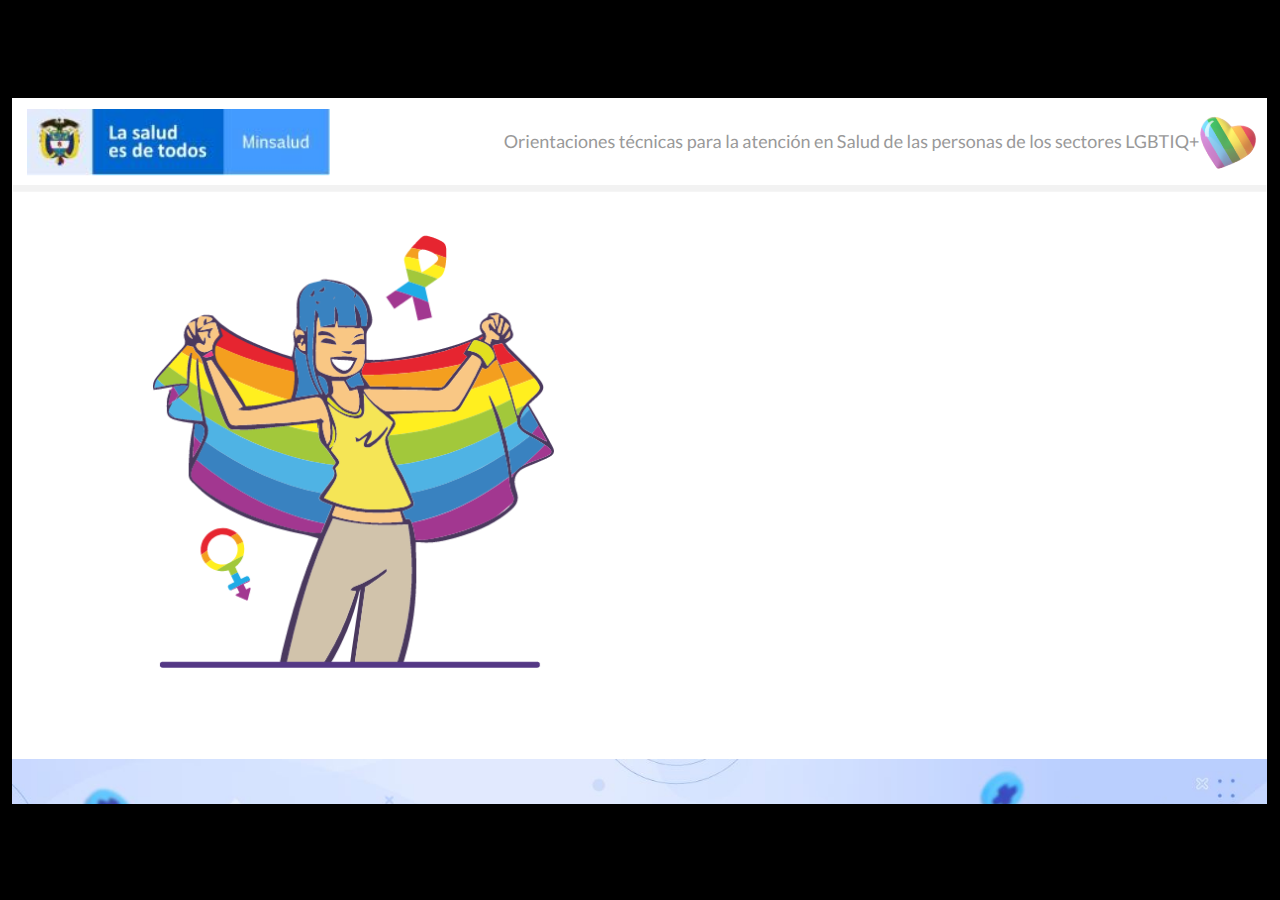
<file: actividades/act4/story.html>
﻿<!doctype html>
<html lang="es">
<head>
  <meta charset="utf-8">
  <!-- Creado con Storyline 360 - http://www.articulate.com  -->
  <!-- version: 3.80.31058.0 -->
  <title>Actividad did&#225;ctica 4</title>
  <meta http-equiv="x-ua-compatible" content="IE=edge"/>
  <meta name="viewport" content="width=device-width,initial-scale=1,user-scalable=no,shrink-to-fit=no,minimal-ui"/>
  <meta name="apple-mobile-web-app-capable" content="yes"/>
  <style>
    html, body { height: 100%; padding: 0; margin: 0 }
    #app { height: 100%; width: 100%; }
  </style>

  <script>
    window.DS = {};
    window.globals = {
      DATA_PATH_BASE: '',
      HAS_FRAME: true,
      HAS_SLIDE: true,

      lmsPresent: false,
      tinCanPresent: false,
      cmi5Present: false,
      aoSupport: false,
      scale: 'show all',
      captureRc: false,
      browserSize: 'optimal',
      bgColor: '#000000',
      features: 'ConnectionMessages,DropIn1,DropIn2,DropIn3,DropIn4,DropIn5,FullScreenToggle,HyperlinkHoverStateFix,LayerPresentAsDialog,MultipleQuizTracking,UpdatedThemeEditor',
      themeName: 'classic',
      preloaderColor: '#FFFFFF',
      suppressAnalytics: true,
      productChannel: 'stable',
      publishSource: 'storyline',
      aid: 'aid|e14397ea-0237-43b4-a3b7-7398baa37849',
      cid: '04bfd34e-cd07-4569-9f02-371561cab23e',
      playerVersion: '3.80.31058.0',
      publishTimestamp: '2024-05-11T14:28:56.1653670Z',
      maxIosVideoElements: 10,
      connectionSettings: { mode: 'disabled' },

      
      parseParams: function(qs) {
        if (window.globals.parsedParams != null) {
          return window.globals.parsedParams;
        }
        qs = (qs || window.location.search.substr(1)).split('+').join(' ');
        var params = {},
            tokens,
            re = /[?&]?([^=]+)=([^&]*)/g;

        while (tokens = re.exec(qs)) {
          params[decodeURIComponent(tokens[1]).trim()] =
            decodeURIComponent(tokens[2]).trim();
        }
        window.globals.parsedParams = params;
        return params;
      }

    };
  </script>
  <script>
    var isIe11 = ('ActiveXObject' in window || window.MSBlobBuilder != null)
      && window.msCrypto != null && !window.ActiveXObject;
    if (isIe11) {
      window.globals.unsupportedBrowser = true;
      document.write(atob('[base64]'));
    }
  </script>
  
  <script>window.THREE = { };</script>
  
</head>
<body style="background: #000000" class="cs-HTML theme-classic">
  <!-- 360 -->
  <script>!function(){var e,i=/iPhone/i,o=/iPod/i,n=/iPad/i,t=/\biOS-universal(?:.+)Mac\b/i,r=/\bAndroid(?:.+)Mobile\b/i,a=/Android/i,d=/(?:SD4930UR|\bSilk(?:.+)Mobile\b)/i,p=/Silk/i,l=/Windows Phone/i,u=/\bWindows(?:.+)ARM\b/i,b=/BlackBerry/i,s=/BB10/i,c=/Opera Mini/i,f=/\b(CriOS|Chrome)(?:.+)Mobile/i,h=/Mobile(?:.+)Firefox\b/i,v=function(e){return void 0!==e&&"MacIntel"===e.platform&&"number"==typeof e.maxTouchPoints&&e.maxTouchPoints>1&&"undefined"==typeof MSStream};e=function(e){var m={userAgent:"",platform:"",maxTouchPoints:0};e||"undefined"==typeof navigator?"string"==typeof e?m.userAgent=e:e&&e.userAgent&&(m={userAgent:e.userAgent,platform:e.platform,maxTouchPoints:e.maxTouchPoints||0}):m={userAgent:navigator.userAgent,platform:navigator.platform,maxTouchPoints:navigator.maxTouchPoints||0};var g=m.userAgent,y=g.split("[FBAN");void 0!==y[1]&&(g=y[0]),void 0!==(y=g.split("Twitter"))[1]&&(g=y[0]);var A=function(e){return function(i){return i.test(e)}}(g),w={apple:{phone:A(i)&&!A(l),ipod:A(o),tablet:!A(i)&&(A(n)||v(m))&&!A(l),universal:A(t),device:(A(i)||A(o)||A(n)||A(t)||v(m))&&!A(l)},amazon:{phone:A(d),tablet:!A(d)&&A(p),device:A(d)||A(p)},android:{phone:!A(l)&&A(d)||!A(l)&&A(r),tablet:!A(l)&&!A(d)&&!A(r)&&(A(p)||A(a)),device:!A(l)&&(A(d)||A(p)||A(r)||A(a))||A(/\bokhttp\b/i)},windows:{phone:A(l),tablet:A(u),device:A(l)||A(u)},other:{blackberry:A(b),blackberry10:A(s),opera:A(c),firefox:A(h),chrome:A(f),device:A(b)||A(s)||A(c)||A(h)||A(f)},any:!1,phone:!1,tablet:!1};return w.any=w.apple.device||w.android.device||w.windows.device||w.other.device,w.phone=w.apple.phone||w.android.phone||w.windows.phone,w.tablet=w.apple.tablet||w.android.tablet||w.windows.tablet,w}(),"object"==typeof exports&&"undefined"!=typeof module?module.exports=e:"function"==typeof define&&define.amd?define((function(){return e})):this.isMobile=e}();
    window.isMobile.apple.tablet = window.isMobile.apple.tablet ||
      (navigator.platform === 'MacIntel' && navigator.maxTouchPoints > 1);
    window.isMobile.apple.device = window.isMobile.apple.device || window.isMobile.apple.tablet;
    window.isMobile.tablet = window.isMobile.tablet || window.isMobile.apple.tablet;
    window.isMobile.any = window.isMobile.any || window.isMobile.apple.tablet;
  </script>

  <div id="focus-sink" tabindex="-1"></div>

  <div id="preso"></div>
  <script>
    (function() {

      var classTypes = [ 'desktop', 'mobile', 'phone', 'tablet' ];

      var addDeviceClasses = function(prefix, testObj) {
        var curr, i;
        for (i = 0; i < classTypes.length; i++) {
          curr = classTypes[i];
          if (testObj[curr]) {
            document.body.classList.add(prefix + curr);
          }
        }
      };

      var params = window.globals.parseParams(),
          isDevicePreview = params.devicepreview === '1',
          isPhoneOverride = params.deviceType === 'phone' || (isDevicePreview && params.phone == '1'),
          isTabletOverride = (params.deviceType === 'tablet' || isDevicePreview) && !isPhoneOverride,
          isMobileOverride = isPhoneOverride || isTabletOverride;

      var deviceView = {
        desktop: !window.isMobile.any && !isMobileOverride,
        mobile: window.isMobile.any || isMobileOverride,
        phone: isPhoneOverride || (window.isMobile.phone && !isTabletOverride),
        tablet: isTabletOverride || window.isMobile.tablet
      };

      window.globals.deviceView = deviceView;
      window.isMobile.desktop = !window.isMobile.any;
      window.isMobile.mobile = window.isMobile.any;

      addDeviceClasses('view-', deviceView);

    })();
  </script>
  
  <script src='story_content/user.js' type=text/javascript></script>
  <div class="slide-loader"></div>

  <script>
    if (window.globals.deviceView.isMobile) { var doc = document, loader = doc.body.querySelector('.slide-loader'); [ 1, 2, 3 ].forEach(function(n) { var d = doc.createElement('div'); d.style.backgroundColor = window.globals.preloaderColor; d.classList.add('mobile-loader-dot'); d.classList.add('dot' + n); loader.appendChild(d); }); }
  </script>

  <div class="mobile-load-title-overlay" style="display: none">
    <div class="mobile-load-title">Actividad did&#225;ctica 4</div>
  </div>

  <div class="mobile-chrome-warning"></div>

  
<style>
  .warn-connection-dialog {
    display: none;
    background: transparent;
    pointer-events: all;
    position: fixed;
    left: 0;
    top: 0;
    width: 100%;
    height: 100%;
    z-index: 999;
  }

  .warn-connection-content {
    pointer-events: all;
    border-radius: 4px;
    background: white;
    border: 1px solid #E7E7E7;
    color: #333333;
    box-shadow: 0 2px 4px rgba(0, 0, 0, 0.25);
    transition: all 150ms ease-out;
    position: absolute;
    white-space: nowrap;
  }

  .view-phone.is-landscape .warn-connection-content {
    left: 23px;
    bottom: 23px;
  }

  .view-tablet.is-landscape .warn-connection-content {
    left: 50%;
    top: 20px;
    transform: translateX(-50%);
  }

  .is-portrait .warn-connection-content {
    transform: translate(-50%, calc(-100% - 15px));
  }

  .warn-connection-content p {
    display: inline-block;
    margin: 0 8px 0 0;
    line-height: 33px;
    font-size: 11px;
  }

  .warn-connection-content svg {
    position: relative;
    vertical-align: middle;
    margin: 0 2px 2px 8px;
  }

  .view-desktop .warn-connection-content {
    left: 1.5em;
    bottom: 1.5em;
  }

  .view-desktop .warn-connection-content p {
    font-size: 1.1em;
  }

  .is-offline .warn-connection-dialog {
    display: block;
  }

  .is-offline .cs-panel * {
    pointer-events: none !important;
  }

  .is-offline .cs-panel {
    pointer-events: all !important;
  }

  .is-offline #nav-controls * {
    pointer-events: none !important;
  }

  .is-offline #nav-controls {
    pointer-events: all !important;
  }
</style>

<div class="warn-connection-dialog" role="alertdialog" aria-modal="true" tabindex="0" aria-labelledby="warn-connection-message">
  <div class="warn-connection-content">
    <svg width="17" height="15" viewBox="0 0 17 15" xmlns="http://www.w3.org/2000/svg">
      <path fill="#8F0000" stroke="white" d="M16.07,12.98 L15.88,12.23 L9.51,1.21 C8.97,0.26,7.6,0.26,7.06,1.21 L0.69,12.23 C0.15,13.16,0.81,14.36,1.91,14.36 H14.65 C15.47,14.36,16.05,13.7,16.07,12.98 Z"/>
      <path fill="white" stroke="white" d="M8.58,5.5 C8.35,5.28,8.5,5.35,8.21,5.32 C8.09,5.35,7.97,5.49,7.96,5.67 C7.97,5.79,7.98,5.92,7.98,6.04 L7.98,6.04 C7.99,6.17,8,6.31,8.01,6.43 L8.01,6.44 C8.03,6.92,8.06,7.41,8.09,7.9 L8.09,7.9 C8.12,8.39,8.14,8.88,8.17,9.37 C8.17,9.39,8.18,9.42,8.2,9.44 C8.23,9.46,8.25,9.47,8.28,9.47 C8.31,9.47,8.34,9.46,8.35,9.44 C8.37,9.43,8.38,9.4,8.39,9.35 L8.39,9.34 C8.39,9.24,8.4,9.15,8.4,9.05 L8.4,9.05 C8.41,8.96,8.41,8.86,8.42,8.75 C8.43,8.44,8.45,8.12,8.47,7.81 L8.47,7.81 C8.49,7.49,8.51,7.18,8.53,6.87 C8.55,6.46,8.56,6.05,8.59,5.64 L8.6,5.62 C8.6,5.57,8.59,5.53,8.58,5.5 L8.21,5.32 Z"/>
      <circle fill="white" stroke="white" cx="8.3" cy="11.35" r="0.3"/>
    </svg>
    <p id="warn-connection-message">You are offline. Trying to reconnect...</p>
  </div>
</div>

<script>
  (function() {
    window.DS.connection = {
      warningShown: false,
      assets: {},
      loadingAssetGroup: false,
      retryDelay: 500
    };

    var connectionSettings = window.globals.connectionSettings || {};

    // The `window.globals.features` variable must be set in `webpack.dev.config` when testing locally - it is not enough
    // to have it in the data - but it must be set there as well.
    var useConnectionMessages = window.AbortController != null &&
      window.location.protocol != 'file:' &&
      window.globals.features.indexOf('ConnectionMessages') != -1 &&
      connectionSettings.mode === 'normal';

    window.DS.connection.useConnectionMessages = useConnectionMessages;

    var assetCount = 0;
    var checkLoadedId;


    if (useConnectionMessages && connectionSettings != null) {
      var contentEl = document.querySelector('.warn-connection-content');
      var messageEl = contentEl.querySelector('p');

      if (connectionSettings.useDarkTheme) {
        contentEl.style.borderColor = '#BABBBA';
        contentEl.style.backgroundColor = '#282828';
        contentEl.style.color = '#FFFFFF';
      }

      if (connectionSettings.message != null) {
        messageEl.textContent = window.decodeURIComponent(connectionSettings.message);
      }
    }

    function checkAssetsReady() {
      for (var i in DS.connection.assets) {
        if (!DS.connection.assets[i].success) {
          return false;
        }
      }
      return true;
    }

    function stopAssetGroup() {
      if (!useConnectionMessages) { return; }

      assetCount = 0;

      DS.connection.oldAssetGroup = DS.connection.assets;
      DS.connection.assets = {};
      DS.connection.loadingAssetGroup = false;
      clearInterval(checkLoadedId);
    }

    function startAssetGroup() {
      if (!useConnectionMessages) { return; }
      var ticks = 0;
      clearInterval(checkLoadedId);
      checkLoadedId = setInterval(function() {
        var loaded = 0;
        if (assetCount === 0 && loaded === 0) {
          clearInterval(checkLoadedId);
          return;
        }

        for (var i in DS.connection.assets) {
          if (DS.connection.assets[i].success) {
            loaded++;
          }
        }

        if (assetCount === loaded && checkAssetsReady()) {
          for (var i in DS.connection.assets) {
            if (DS.connection.assets[i].action) {
              DS.connection.assets[i].action();
            }
          }
          hideWarning();
          stopAssetGroup();
        }
      }, 100)
    }

    function requiredAsset(url, action, retry, type) {
      if (!useConnectionMessages) { return; }
      if (DS.connection.assets[url]) { return; }

      DS.connection.assets[url] = {
        success: false, action: action, retry: retry, type: type
      };
      assetCount = Object.keys(DS.connection.assets).length;
      if (!DS.connection.loadingAssetGroup) {
        startAssetGroup();
      }
      DS.connection.loadingAssetGroup = true;
    }

    function assetLoaded(url) {
      if (!useConnectionMessages) { return; }
      if (DS.connection.assets[url]) {
        DS.connection.assets[url].success = true;
      }
    }

    function assetFailed(url) {
      if (!useConnectionMessages) { return; }
      if (!DS.connection.assets[url]) {
        if (/\.js$/.test(url) && url.indexOf('transcripts') === -1) {
          setTimeout(function() {
            if (DS.connection.lastSlideLoaded != null) {
              DS.connection.lastSlideLoaded();
            }
          }, DS.connection.retryDelay);
        }
        return;
      }
      if (!DS.connection.warningShown) { showWarning(); }
      if (DS.connection.assets[url].retry) {
        setTimeout(function() {
          if (!DS.connection.assets[url].success) {
            DS.connection.assets[url].retry()
          }
        }, DS.connection.retryDelay);
      }
    }

    function hideWarning() {
      document.body.classList.remove('is-offline');
      DS.connection.warningShown = false;
      enableKeys();
    }
    DS.connection.hideWarning = hideWarning

    function showWarning(btn) {
      document.body.classList.add('is-offline')
      DS.connection.warningShown = true;
      updateWarningPosition();
      disableKeys();
    }

    function updateWarningPosition() {
      if (!DS.connection.warningShown) {
        return;
      }

      var isPortrait = document.body.classList.contains('is-portrait');
      var warningEl = document.querySelector('.warn-connection-content');

      if (isPortrait) {
        var slide = document.querySelector('.primary-slide');
        var slideRect = slide.getBoundingClientRect();

        warningEl.style.top = `${slideRect.top}px`
        warningEl.style.left = `${slideRect.left + slideRect.width / 2}px`
      } else {
        warningEl.style.top = null;
        warningEl.style.left = null;
      }

      window.requestAnimationFrame(updateWarningPosition);
    }

    function onDisableKeyDown(e) {
      e.preventDefault();
      e.stopImmediatePropagation();
    }

    function onDisableKeyUp(e) {
      e.preventDefault();
      e.stopImmediatePropagation();
    }

    var accStyle = document.createElement('style');
    var warnDialogEl = document.querySelector('.warn-connection-dialog');

    function disableKeys() {
      if (DS.views.nsStack.length === 1) {
        DS.views.nsStack[0].tabReachable = false
        DS.views.nsStack[0].updateTabIndex(true, true);
      }

      accStyle.innerHTML = '.acc-shadow-dom { display: none; }';
      document.body.appendChild(accStyle);

      warnDialogEl.parentNode.append(warnDialogEl);
      warnDialogEl.focus();
    }

    function enableKeys() {
      document.body.removeChild(accStyle);
      if (DS.views.nsStack.length === 1 && DS.views.nsStack[0].name === '_frame') {
        DS.views.nsStack[0].tabReachable = true;
        DS.views.nsStack[0].updateTabIndex();
      }
    }

    // these will all be noops if the feature flag isn't set in
    // the data and `window.globals.features`
    DS.connection.requiredAsset = requiredAsset;
    DS.connection.assetLoaded = assetLoaded;
    DS.connection.assetFailed = assetFailed;
    DS.connection.stopAssetGroup = stopAssetGroup;
    DS.connection.startAssetGroup = startAssetGroup;
  })();
</script>


  <script>
    
    if (window.autoSpider && window.vInterfaceObject) {
      document.querySelector('.mobile-load-title-overlay').style.display = 'none';
    }
  </script>

  

  <link rel="stylesheet" href="html5/data/css/output.min.css" data-noprefix/>
</body>
<script src="html5/lib/scripts/bootstrapper.min.js"></script>
</html>
</file>
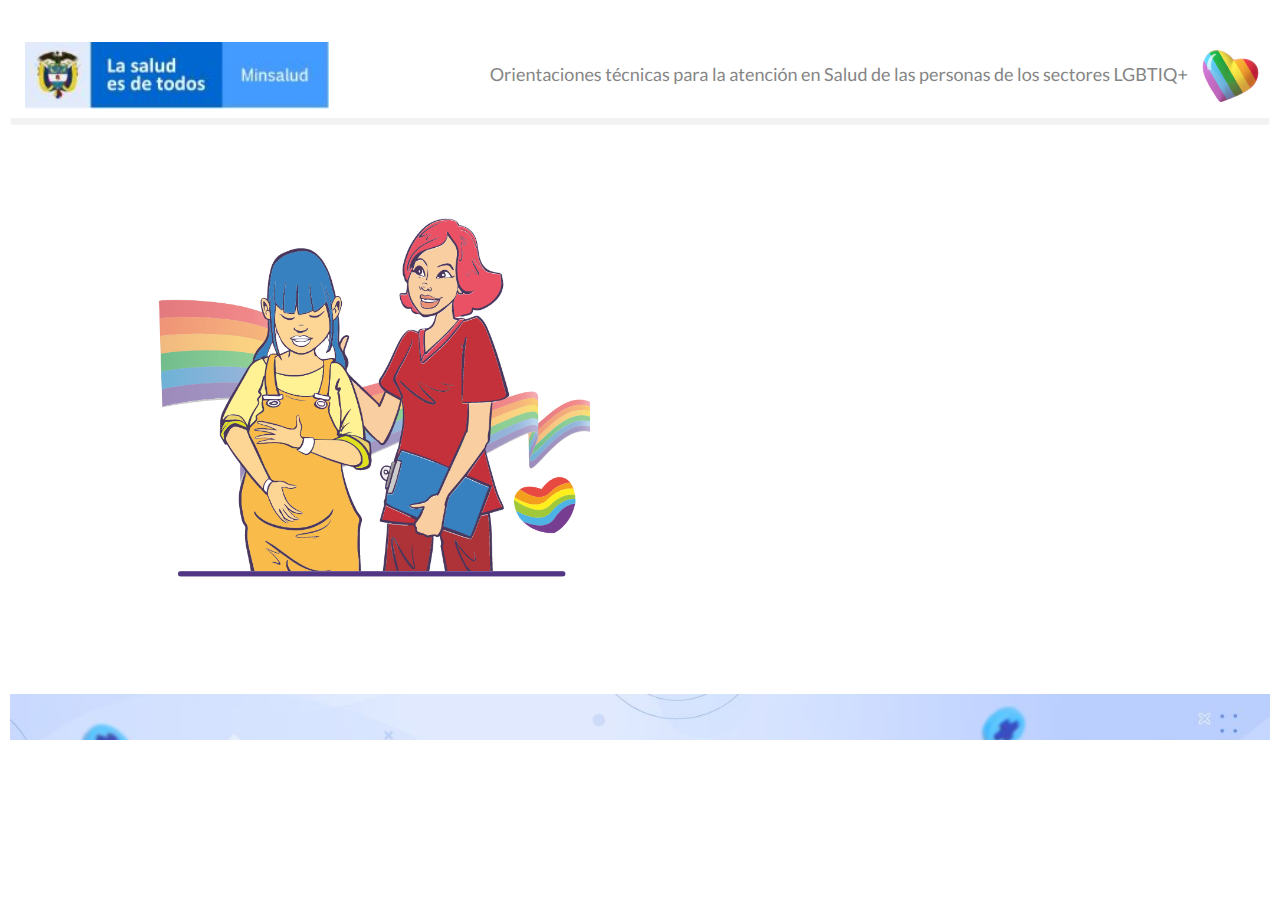
<file: actividades/act5/story.html>
﻿<!doctype html>
<html lang="es">
<head>
  <meta charset="utf-8">
  <!-- Creado con Storyline 360 - http://www.articulate.com  -->
  <!-- version: 3.80.31058.0 -->
  <title>Actividad did&#225;ctica 5</title>
  <meta http-equiv="x-ua-compatible" content="IE=edge"/>
  <meta name="viewport" content="width=device-width,initial-scale=1,user-scalable=no,shrink-to-fit=no,minimal-ui"/>
  <meta name="apple-mobile-web-app-capable" content="yes"/>
  <style>
    html, body { height: 100%; padding: 0; margin: 0 }
    #app { height: 100%; width: 100%; }
  </style>

  <script>
    window.DS = {};
    window.globals = {
      DATA_PATH_BASE: '',
      HAS_FRAME: true,
      HAS_SLIDE: true,

      lmsPresent: false,
      tinCanPresent: false,
      cmi5Present: false,
      aoSupport: false,
      scale: 'noscale',
      captureRc: false,
      browserSize: 'optimal',
      bgColor: '#FFFFFF',
      features: 'ConnectionMessages,DropIn1,DropIn2,DropIn3,DropIn4,DropIn5,FullScreenToggle,HyperlinkHoverStateFix,LayerPresentAsDialog,MultipleQuizTracking,UpdatedThemeEditor',
      themeName: 'unified',
      preloaderColor: '#8C8C8C',
      suppressAnalytics: true,
      productChannel: 'stable',
      publishSource: 'storyline',
      aid: 'aid|e14397ea-0237-43b4-a3b7-7398baa37849',
      cid: '04bfd34e-cd07-4569-9f02-371561cab23e',
      playerVersion: '3.80.31058.0',
      publishTimestamp: '2024-04-08T10:22:26.7498870Z',
      maxIosVideoElements: 10,
      connectionSettings: { message: 'Est%C3%A1s%20fuera%20de%20l%C3%ADnea.%20Tratando%20de%20reconectar...', useDarkTheme: true, mode: 'disabled' },

      
      parseParams: function(qs) {
        if (window.globals.parsedParams != null) {
          return window.globals.parsedParams;
        }
        qs = (qs || window.location.search.substr(1)).split('+').join(' ');
        var params = {},
            tokens,
            re = /[?&]?([^=]+)=([^&]*)/g;

        while (tokens = re.exec(qs)) {
          params[decodeURIComponent(tokens[1]).trim()] =
            decodeURIComponent(tokens[2]).trim();
        }
        window.globals.parsedParams = params;
        return params;
      }

    };
  </script>
  <script>
    var isIe11 = ('ActiveXObject' in window || window.MSBlobBuilder != null)
      && window.msCrypto != null && !window.ActiveXObject;
    if (isIe11) {
      window.globals.unsupportedBrowser = true;
      document.write(atob('[base64]'));
    }
  </script>
  
  <script>window.THREE = { };</script>
  
</head>
<body style="background: #FFFFFF" class="cs-HTML theme-unified">
  <!-- 360 -->
  <script>!function(){var e,i=/iPhone/i,o=/iPod/i,n=/iPad/i,t=/\biOS-universal(?:.+)Mac\b/i,r=/\bAndroid(?:.+)Mobile\b/i,a=/Android/i,d=/(?:SD4930UR|\bSilk(?:.+)Mobile\b)/i,p=/Silk/i,l=/Windows Phone/i,u=/\bWindows(?:.+)ARM\b/i,b=/BlackBerry/i,s=/BB10/i,c=/Opera Mini/i,f=/\b(CriOS|Chrome)(?:.+)Mobile/i,h=/Mobile(?:.+)Firefox\b/i,v=function(e){return void 0!==e&&"MacIntel"===e.platform&&"number"==typeof e.maxTouchPoints&&e.maxTouchPoints>1&&"undefined"==typeof MSStream};e=function(e){var m={userAgent:"",platform:"",maxTouchPoints:0};e||"undefined"==typeof navigator?"string"==typeof e?m.userAgent=e:e&&e.userAgent&&(m={userAgent:e.userAgent,platform:e.platform,maxTouchPoints:e.maxTouchPoints||0}):m={userAgent:navigator.userAgent,platform:navigator.platform,maxTouchPoints:navigator.maxTouchPoints||0};var g=m.userAgent,y=g.split("[FBAN");void 0!==y[1]&&(g=y[0]),void 0!==(y=g.split("Twitter"))[1]&&(g=y[0]);var A=function(e){return function(i){return i.test(e)}}(g),w={apple:{phone:A(i)&&!A(l),ipod:A(o),tablet:!A(i)&&(A(n)||v(m))&&!A(l),universal:A(t),device:(A(i)||A(o)||A(n)||A(t)||v(m))&&!A(l)},amazon:{phone:A(d),tablet:!A(d)&&A(p),device:A(d)||A(p)},android:{phone:!A(l)&&A(d)||!A(l)&&A(r),tablet:!A(l)&&!A(d)&&!A(r)&&(A(p)||A(a)),device:!A(l)&&(A(d)||A(p)||A(r)||A(a))||A(/\bokhttp\b/i)},windows:{phone:A(l),tablet:A(u),device:A(l)||A(u)},other:{blackberry:A(b),blackberry10:A(s),opera:A(c),firefox:A(h),chrome:A(f),device:A(b)||A(s)||A(c)||A(h)||A(f)},any:!1,phone:!1,tablet:!1};return w.any=w.apple.device||w.android.device||w.windows.device||w.other.device,w.phone=w.apple.phone||w.android.phone||w.windows.phone,w.tablet=w.apple.tablet||w.android.tablet||w.windows.tablet,w}(),"object"==typeof exports&&"undefined"!=typeof module?module.exports=e:"function"==typeof define&&define.amd?define((function(){return e})):this.isMobile=e}();
    window.isMobile.apple.tablet = window.isMobile.apple.tablet ||
      (navigator.platform === 'MacIntel' && navigator.maxTouchPoints > 1);
    window.isMobile.apple.device = window.isMobile.apple.device || window.isMobile.apple.tablet;
    window.isMobile.tablet = window.isMobile.tablet || window.isMobile.apple.tablet;
    window.isMobile.any = window.isMobile.any || window.isMobile.apple.tablet;
  </script>

  <div id="focus-sink" tabindex="-1"></div>

  <div id="preso"></div>
  <script>
    (function() {

      var classTypes = [ 'desktop', 'mobile', 'phone', 'tablet' ];

      var addDeviceClasses = function(prefix, testObj) {
        var curr, i;
        for (i = 0; i < classTypes.length; i++) {
          curr = classTypes[i];
          if (testObj[curr]) {
            document.body.classList.add(prefix + curr);
          }
        }
      };

      var params = window.globals.parseParams(),
          isDevicePreview = params.devicepreview === '1',
          isPhoneOverride = params.deviceType === 'phone' || (isDevicePreview && params.phone == '1'),
          isTabletOverride = (params.deviceType === 'tablet' || isDevicePreview) && !isPhoneOverride,
          isMobileOverride = isPhoneOverride || isTabletOverride;

      var deviceView = {
        desktop: !window.isMobile.any && !isMobileOverride,
        mobile: window.isMobile.any || isMobileOverride,
        phone: isPhoneOverride || (window.isMobile.phone && !isTabletOverride),
        tablet: isTabletOverride || window.isMobile.tablet
      };

      window.globals.deviceView = deviceView;
      window.isMobile.desktop = !window.isMobile.any;
      window.isMobile.mobile = window.isMobile.any;

      addDeviceClasses('view-', deviceView);

    })();
  </script>
  
  <script src='story_content/user.js' type=text/javascript></script>
  <div class="slide-loader"></div>

  <script>
    var doc = document, loader = doc.body.querySelector('.slide-loader'); [ 1, 2, 3 ].forEach(function(n) { var d = doc.createElement('div'); d.style.backgroundColor = window.globals.preloaderColor; d.classList.add('mobile-loader-dot'); d.classList.add('dot' + n); loader.appendChild(d); });
  </script>

  <div class="mobile-load-title-overlay" style="display: none">
    <div class="mobile-load-title">Actividad did&#225;ctica 5</div>
  </div>

  <div class="mobile-chrome-warning"></div>

  
<style>
  .warn-connection-dialog {
    display: none;
    background: transparent;
    pointer-events: all;
    position: fixed;
    left: 0;
    top: 0;
    width: 100%;
    height: 100%;
    z-index: 999;
  }

  .warn-connection-content {
    pointer-events: all;
    border-radius: 4px;
    background: white;
    border: 1px solid #E7E7E7;
    color: #333333;
    box-shadow: 0 2px 4px rgba(0, 0, 0, 0.25);
    transition: all 150ms ease-out;
    position: absolute;
    white-space: nowrap;
  }

  .view-phone.is-landscape .warn-connection-content {
    left: 23px;
    bottom: 23px;
  }

  .view-tablet.is-landscape .warn-connection-content {
    left: 50%;
    top: 20px;
    transform: translateX(-50%);
  }

  .is-portrait .warn-connection-content {
    transform: translate(-50%, calc(-100% - 15px));
  }

  .warn-connection-content p {
    display: inline-block;
    margin: 0 8px 0 0;
    line-height: 33px;
    font-size: 11px;
  }

  .warn-connection-content svg {
    position: relative;
    vertical-align: middle;
    margin: 0 2px 2px 8px;
  }

  .view-desktop .warn-connection-content {
    left: 1.5em;
    bottom: 1.5em;
  }

  .view-desktop .warn-connection-content p {
    font-size: 1.1em;
  }

  .is-offline .warn-connection-dialog {
    display: block;
  }

  .is-offline .cs-panel * {
    pointer-events: none !important;
  }

  .is-offline .cs-panel {
    pointer-events: all !important;
  }

  .is-offline #nav-controls * {
    pointer-events: none !important;
  }

  .is-offline #nav-controls {
    pointer-events: all !important;
  }
</style>

<div class="warn-connection-dialog" role="alertdialog" aria-modal="true" tabindex="0" aria-labelledby="warn-connection-message">
  <div class="warn-connection-content">
    <svg width="17" height="15" viewBox="0 0 17 15" xmlns="http://www.w3.org/2000/svg">
      <path fill="#8F0000" stroke="white" d="M16.07,12.98 L15.88,12.23 L9.51,1.21 C8.97,0.26,7.6,0.26,7.06,1.21 L0.69,12.23 C0.15,13.16,0.81,14.36,1.91,14.36 H14.65 C15.47,14.36,16.05,13.7,16.07,12.98 Z"/>
      <path fill="white" stroke="white" d="M8.58,5.5 C8.35,5.28,8.5,5.35,8.21,5.32 C8.09,5.35,7.97,5.49,7.96,5.67 C7.97,5.79,7.98,5.92,7.98,6.04 L7.98,6.04 C7.99,6.17,8,6.31,8.01,6.43 L8.01,6.44 C8.03,6.92,8.06,7.41,8.09,7.9 L8.09,7.9 C8.12,8.39,8.14,8.88,8.17,9.37 C8.17,9.39,8.18,9.42,8.2,9.44 C8.23,9.46,8.25,9.47,8.28,9.47 C8.31,9.47,8.34,9.46,8.35,9.44 C8.37,9.43,8.38,9.4,8.39,9.35 L8.39,9.34 C8.39,9.24,8.4,9.15,8.4,9.05 L8.4,9.05 C8.41,8.96,8.41,8.86,8.42,8.75 C8.43,8.44,8.45,8.12,8.47,7.81 L8.47,7.81 C8.49,7.49,8.51,7.18,8.53,6.87 C8.55,6.46,8.56,6.05,8.59,5.64 L8.6,5.62 C8.6,5.57,8.59,5.53,8.58,5.5 L8.21,5.32 Z"/>
      <circle fill="white" stroke="white" cx="8.3" cy="11.35" r="0.3"/>
    </svg>
    <p id="warn-connection-message">You are offline. Trying to reconnect...</p>
  </div>
</div>

<script>
  (function() {
    window.DS.connection = {
      warningShown: false,
      assets: {},
      loadingAssetGroup: false,
      retryDelay: 500
    };

    var connectionSettings = window.globals.connectionSettings || {};

    // The `window.globals.features` variable must be set in `webpack.dev.config` when testing locally - it is not enough
    // to have it in the data - but it must be set there as well.
    var useConnectionMessages = window.AbortController != null &&
      window.location.protocol != 'file:' &&
      window.globals.features.indexOf('ConnectionMessages') != -1 &&
      connectionSettings.mode === 'normal';

    window.DS.connection.useConnectionMessages = useConnectionMessages;

    var assetCount = 0;
    var checkLoadedId;


    if (useConnectionMessages && connectionSettings != null) {
      var contentEl = document.querySelector('.warn-connection-content');
      var messageEl = contentEl.querySelector('p');

      if (connectionSettings.useDarkTheme) {
        contentEl.style.borderColor = '#BABBBA';
        contentEl.style.backgroundColor = '#282828';
        contentEl.style.color = '#FFFFFF';
      }

      if (connectionSettings.message != null) {
        messageEl.textContent = window.decodeURIComponent(connectionSettings.message);
      }
    }

    function checkAssetsReady() {
      for (var i in DS.connection.assets) {
        if (!DS.connection.assets[i].success) {
          return false;
        }
      }
      return true;
    }

    function stopAssetGroup() {
      if (!useConnectionMessages) { return; }

      assetCount = 0;

      DS.connection.oldAssetGroup = DS.connection.assets;
      DS.connection.assets = {};
      DS.connection.loadingAssetGroup = false;
      clearInterval(checkLoadedId);
    }

    function startAssetGroup() {
      if (!useConnectionMessages) { return; }
      var ticks = 0;
      clearInterval(checkLoadedId);
      checkLoadedId = setInterval(function() {
        var loaded = 0;
        if (assetCount === 0 && loaded === 0) {
          clearInterval(checkLoadedId);
          return;
        }

        for (var i in DS.connection.assets) {
          if (DS.connection.assets[i].success) {
            loaded++;
          }
        }

        if (assetCount === loaded && checkAssetsReady()) {
          for (var i in DS.connection.assets) {
            if (DS.connection.assets[i].action) {
              DS.connection.assets[i].action();
            }
          }
          hideWarning();
          stopAssetGroup();
        }
      }, 100)
    }

    function requiredAsset(url, action, retry, type) {
      if (!useConnectionMessages) { return; }
      if (DS.connection.assets[url]) { return; }

      DS.connection.assets[url] = {
        success: false, action: action, retry: retry, type: type
      };
      assetCount = Object.keys(DS.connection.assets).length;
      if (!DS.connection.loadingAssetGroup) {
        startAssetGroup();
      }
      DS.connection.loadingAssetGroup = true;
    }

    function assetLoaded(url) {
      if (!useConnectionMessages) { return; }
      if (DS.connection.assets[url]) {
        DS.connection.assets[url].success = true;
      }
    }

    function assetFailed(url) {
      if (!useConnectionMessages) { return; }
      if (!DS.connection.assets[url]) {
        if (/\.js$/.test(url) && url.indexOf('transcripts') === -1) {
          setTimeout(function() {
            if (DS.connection.lastSlideLoaded != null) {
              DS.connection.lastSlideLoaded();
            }
          }, DS.connection.retryDelay);
        }
        return;
      }
      if (!DS.connection.warningShown) { showWarning(); }
      if (DS.connection.assets[url].retry) {
        setTimeout(function() {
          if (!DS.connection.assets[url].success) {
            DS.connection.assets[url].retry()
          }
        }, DS.connection.retryDelay);
      }
    }

    function hideWarning() {
      document.body.classList.remove('is-offline');
      DS.connection.warningShown = false;
      enableKeys();
    }
    DS.connection.hideWarning = hideWarning

    function showWarning(btn) {
      document.body.classList.add('is-offline')
      DS.connection.warningShown = true;
      updateWarningPosition();
      disableKeys();
    }

    function updateWarningPosition() {
      if (!DS.connection.warningShown) {
        return;
      }

      var isPortrait = document.body.classList.contains('is-portrait');
      var warningEl = document.querySelector('.warn-connection-content');

      if (isPortrait) {
        var slide = document.querySelector('.primary-slide');
        var slideRect = slide.getBoundingClientRect();

        warningEl.style.top = `${slideRect.top}px`
        warningEl.style.left = `${slideRect.left + slideRect.width / 2}px`
      } else {
        warningEl.style.top = null;
        warningEl.style.left = null;
      }

      window.requestAnimationFrame(updateWarningPosition);
    }

    function onDisableKeyDown(e) {
      e.preventDefault();
      e.stopImmediatePropagation();
    }

    function onDisableKeyUp(e) {
      e.preventDefault();
      e.stopImmediatePropagation();
    }

    var accStyle = document.createElement('style');
    var warnDialogEl = document.querySelector('.warn-connection-dialog');

    function disableKeys() {
      if (DS.views.nsStack.length === 1) {
        DS.views.nsStack[0].tabReachable = false
        DS.views.nsStack[0].updateTabIndex(true, true);
      }

      accStyle.innerHTML = '.acc-shadow-dom { display: none; }';
      document.body.appendChild(accStyle);

      warnDialogEl.parentNode.append(warnDialogEl);
      warnDialogEl.focus();
    }

    function enableKeys() {
      document.body.removeChild(accStyle);
      if (DS.views.nsStack.length === 1 && DS.views.nsStack[0].name === '_frame') {
        DS.views.nsStack[0].tabReachable = true;
        DS.views.nsStack[0].updateTabIndex();
      }
    }

    // these will all be noops if the feature flag isn't set in
    // the data and `window.globals.features`
    DS.connection.requiredAsset = requiredAsset;
    DS.connection.assetLoaded = assetLoaded;
    DS.connection.assetFailed = assetFailed;
    DS.connection.stopAssetGroup = stopAssetGroup;
    DS.connection.startAssetGroup = startAssetGroup;
  })();
</script>


  <script>
    
    if (window.autoSpider && window.vInterfaceObject) {
      document.querySelector('.mobile-load-title-overlay').style.display = 'none';
    }
  </script>

  

  <link rel="stylesheet" href="html5/data/css/output.min.css" data-noprefix/>
</body>
<script src="html5/lib/scripts/bootstrapper.min.js"></script>
</html>
</file>
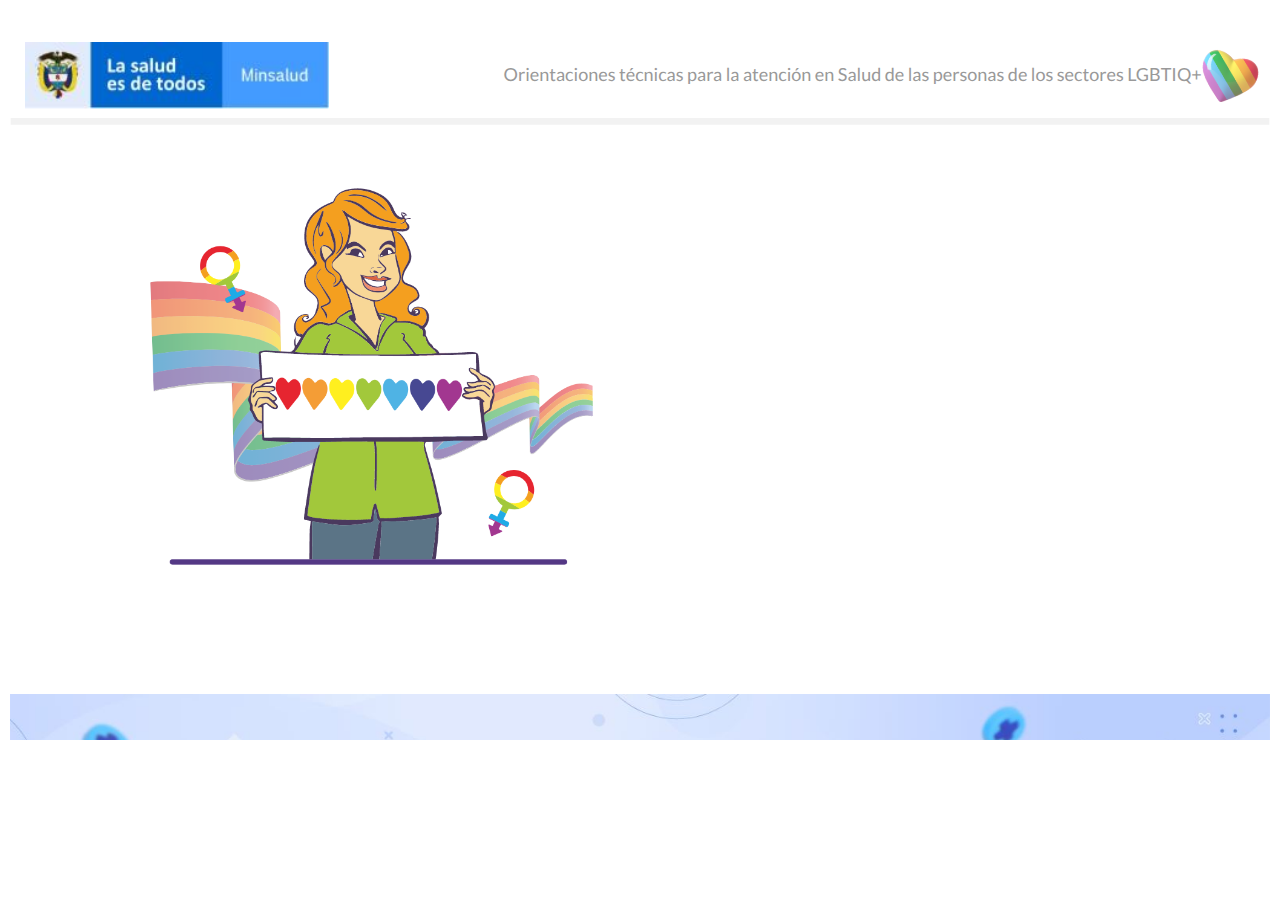
<file: actividades/act6/story.html>
﻿<!doctype html>
<html lang="es">
<head>
  <meta charset="utf-8">
  <!-- Creado con Storyline 360 - http://www.articulate.com  -->
  <!-- version: 3.80.31058.0 -->
  <title>Actividad did&#225;ctica 6</title>
  <meta http-equiv="x-ua-compatible" content="IE=edge"/>
  <meta name="viewport" content="width=device-width,initial-scale=1,user-scalable=no,shrink-to-fit=no,minimal-ui"/>
  <meta name="apple-mobile-web-app-capable" content="yes"/>
  <style>
    html, body { height: 100%; padding: 0; margin: 0 }
    #app { height: 100%; width: 100%; }
  </style>

  <script>
    window.DS = {};
    window.globals = {
      DATA_PATH_BASE: '',
      HAS_FRAME: true,
      HAS_SLIDE: true,

      lmsPresent: false,
      tinCanPresent: false,
      cmi5Present: false,
      aoSupport: false,
      scale: 'noscale',
      captureRc: false,
      browserSize: 'optimal',
      bgColor: '#FFFFFF',
      features: 'ConnectionMessages,DropIn1,DropIn2,DropIn3,DropIn4,DropIn5,FullScreenToggle,HyperlinkHoverStateFix,LayerPresentAsDialog,MultipleQuizTracking,UpdatedThemeEditor',
      themeName: 'unified',
      preloaderColor: '#8C8C8C',
      suppressAnalytics: true,
      productChannel: 'stable',
      publishSource: 'storyline',
      aid: 'aid|e14397ea-0237-43b4-a3b7-7398baa37849',
      cid: '04bfd34e-cd07-4569-9f02-371561cab23e',
      playerVersion: '3.80.31058.0',
      publishTimestamp: '2024-04-08T10:24:03.3395650Z',
      maxIosVideoElements: 10,
      connectionSettings: { message: 'Est%C3%A1s%20fuera%20de%20l%C3%ADnea.%20Tratando%20de%20reconectar...', useDarkTheme: true, mode: 'disabled' },

      
      parseParams: function(qs) {
        if (window.globals.parsedParams != null) {
          return window.globals.parsedParams;
        }
        qs = (qs || window.location.search.substr(1)).split('+').join(' ');
        var params = {},
            tokens,
            re = /[?&]?([^=]+)=([^&]*)/g;

        while (tokens = re.exec(qs)) {
          params[decodeURIComponent(tokens[1]).trim()] =
            decodeURIComponent(tokens[2]).trim();
        }
        window.globals.parsedParams = params;
        return params;
      }

    };
  </script>
  <script>
    var isIe11 = ('ActiveXObject' in window || window.MSBlobBuilder != null)
      && window.msCrypto != null && !window.ActiveXObject;
    if (isIe11) {
      window.globals.unsupportedBrowser = true;
      document.write(atob('[base64]'));
    }
  </script>
  
  <script>window.THREE = { };</script>
  
</head>
<body style="background: #FFFFFF" class="cs-HTML theme-unified">
  <!-- 360 -->
  <script>!function(){var e,i=/iPhone/i,o=/iPod/i,n=/iPad/i,t=/\biOS-universal(?:.+)Mac\b/i,r=/\bAndroid(?:.+)Mobile\b/i,a=/Android/i,d=/(?:SD4930UR|\bSilk(?:.+)Mobile\b)/i,p=/Silk/i,l=/Windows Phone/i,u=/\bWindows(?:.+)ARM\b/i,b=/BlackBerry/i,s=/BB10/i,c=/Opera Mini/i,f=/\b(CriOS|Chrome)(?:.+)Mobile/i,h=/Mobile(?:.+)Firefox\b/i,v=function(e){return void 0!==e&&"MacIntel"===e.platform&&"number"==typeof e.maxTouchPoints&&e.maxTouchPoints>1&&"undefined"==typeof MSStream};e=function(e){var m={userAgent:"",platform:"",maxTouchPoints:0};e||"undefined"==typeof navigator?"string"==typeof e?m.userAgent=e:e&&e.userAgent&&(m={userAgent:e.userAgent,platform:e.platform,maxTouchPoints:e.maxTouchPoints||0}):m={userAgent:navigator.userAgent,platform:navigator.platform,maxTouchPoints:navigator.maxTouchPoints||0};var g=m.userAgent,y=g.split("[FBAN");void 0!==y[1]&&(g=y[0]),void 0!==(y=g.split("Twitter"))[1]&&(g=y[0]);var A=function(e){return function(i){return i.test(e)}}(g),w={apple:{phone:A(i)&&!A(l),ipod:A(o),tablet:!A(i)&&(A(n)||v(m))&&!A(l),universal:A(t),device:(A(i)||A(o)||A(n)||A(t)||v(m))&&!A(l)},amazon:{phone:A(d),tablet:!A(d)&&A(p),device:A(d)||A(p)},android:{phone:!A(l)&&A(d)||!A(l)&&A(r),tablet:!A(l)&&!A(d)&&!A(r)&&(A(p)||A(a)),device:!A(l)&&(A(d)||A(p)||A(r)||A(a))||A(/\bokhttp\b/i)},windows:{phone:A(l),tablet:A(u),device:A(l)||A(u)},other:{blackberry:A(b),blackberry10:A(s),opera:A(c),firefox:A(h),chrome:A(f),device:A(b)||A(s)||A(c)||A(h)||A(f)},any:!1,phone:!1,tablet:!1};return w.any=w.apple.device||w.android.device||w.windows.device||w.other.device,w.phone=w.apple.phone||w.android.phone||w.windows.phone,w.tablet=w.apple.tablet||w.android.tablet||w.windows.tablet,w}(),"object"==typeof exports&&"undefined"!=typeof module?module.exports=e:"function"==typeof define&&define.amd?define((function(){return e})):this.isMobile=e}();
    window.isMobile.apple.tablet = window.isMobile.apple.tablet ||
      (navigator.platform === 'MacIntel' && navigator.maxTouchPoints > 1);
    window.isMobile.apple.device = window.isMobile.apple.device || window.isMobile.apple.tablet;
    window.isMobile.tablet = window.isMobile.tablet || window.isMobile.apple.tablet;
    window.isMobile.any = window.isMobile.any || window.isMobile.apple.tablet;
  </script>

  <div id="focus-sink" tabindex="-1"></div>

  <div id="preso"></div>
  <script>
    (function() {

      var classTypes = [ 'desktop', 'mobile', 'phone', 'tablet' ];

      var addDeviceClasses = function(prefix, testObj) {
        var curr, i;
        for (i = 0; i < classTypes.length; i++) {
          curr = classTypes[i];
          if (testObj[curr]) {
            document.body.classList.add(prefix + curr);
          }
        }
      };

      var params = window.globals.parseParams(),
          isDevicePreview = params.devicepreview === '1',
          isPhoneOverride = params.deviceType === 'phone' || (isDevicePreview && params.phone == '1'),
          isTabletOverride = (params.deviceType === 'tablet' || isDevicePreview) && !isPhoneOverride,
          isMobileOverride = isPhoneOverride || isTabletOverride;

      var deviceView = {
        desktop: !window.isMobile.any && !isMobileOverride,
        mobile: window.isMobile.any || isMobileOverride,
        phone: isPhoneOverride || (window.isMobile.phone && !isTabletOverride),
        tablet: isTabletOverride || window.isMobile.tablet
      };

      window.globals.deviceView = deviceView;
      window.isMobile.desktop = !window.isMobile.any;
      window.isMobile.mobile = window.isMobile.any;

      addDeviceClasses('view-', deviceView);

    })();
  </script>
  
  <script src='story_content/user.js' type=text/javascript></script>
  <div class="slide-loader"></div>

  <script>
    var doc = document, loader = doc.body.querySelector('.slide-loader'); [ 1, 2, 3 ].forEach(function(n) { var d = doc.createElement('div'); d.style.backgroundColor = window.globals.preloaderColor; d.classList.add('mobile-loader-dot'); d.classList.add('dot' + n); loader.appendChild(d); });
  </script>

  <div class="mobile-load-title-overlay" style="display: none">
    <div class="mobile-load-title">Actividad did&#225;ctica 6</div>
  </div>

  <div class="mobile-chrome-warning"></div>

  
<style>
  .warn-connection-dialog {
    display: none;
    background: transparent;
    pointer-events: all;
    position: fixed;
    left: 0;
    top: 0;
    width: 100%;
    height: 100%;
    z-index: 999;
  }

  .warn-connection-content {
    pointer-events: all;
    border-radius: 4px;
    background: white;
    border: 1px solid #E7E7E7;
    color: #333333;
    box-shadow: 0 2px 4px rgba(0, 0, 0, 0.25);
    transition: all 150ms ease-out;
    position: absolute;
    white-space: nowrap;
  }

  .view-phone.is-landscape .warn-connection-content {
    left: 23px;
    bottom: 23px;
  }

  .view-tablet.is-landscape .warn-connection-content {
    left: 50%;
    top: 20px;
    transform: translateX(-50%);
  }

  .is-portrait .warn-connection-content {
    transform: translate(-50%, calc(-100% - 15px));
  }

  .warn-connection-content p {
    display: inline-block;
    margin: 0 8px 0 0;
    line-height: 33px;
    font-size: 11px;
  }

  .warn-connection-content svg {
    position: relative;
    vertical-align: middle;
    margin: 0 2px 2px 8px;
  }

  .view-desktop .warn-connection-content {
    left: 1.5em;
    bottom: 1.5em;
  }

  .view-desktop .warn-connection-content p {
    font-size: 1.1em;
  }

  .is-offline .warn-connection-dialog {
    display: block;
  }

  .is-offline .cs-panel * {
    pointer-events: none !important;
  }

  .is-offline .cs-panel {
    pointer-events: all !important;
  }

  .is-offline #nav-controls * {
    pointer-events: none !important;
  }

  .is-offline #nav-controls {
    pointer-events: all !important;
  }
</style>

<div class="warn-connection-dialog" role="alertdialog" aria-modal="true" tabindex="0" aria-labelledby="warn-connection-message">
  <div class="warn-connection-content">
    <svg width="17" height="15" viewBox="0 0 17 15" xmlns="http://www.w3.org/2000/svg">
      <path fill="#8F0000" stroke="white" d="M16.07,12.98 L15.88,12.23 L9.51,1.21 C8.97,0.26,7.6,0.26,7.06,1.21 L0.69,12.23 C0.15,13.16,0.81,14.36,1.91,14.36 H14.65 C15.47,14.36,16.05,13.7,16.07,12.98 Z"/>
      <path fill="white" stroke="white" d="M8.58,5.5 C8.35,5.28,8.5,5.35,8.21,5.32 C8.09,5.35,7.97,5.49,7.96,5.67 C7.97,5.79,7.98,5.92,7.98,6.04 L7.98,6.04 C7.99,6.17,8,6.31,8.01,6.43 L8.01,6.44 C8.03,6.92,8.06,7.41,8.09,7.9 L8.09,7.9 C8.12,8.39,8.14,8.88,8.17,9.37 C8.17,9.39,8.18,9.42,8.2,9.44 C8.23,9.46,8.25,9.47,8.28,9.47 C8.31,9.47,8.34,9.46,8.35,9.44 C8.37,9.43,8.38,9.4,8.39,9.35 L8.39,9.34 C8.39,9.24,8.4,9.15,8.4,9.05 L8.4,9.05 C8.41,8.96,8.41,8.86,8.42,8.75 C8.43,8.44,8.45,8.12,8.47,7.81 L8.47,7.81 C8.49,7.49,8.51,7.18,8.53,6.87 C8.55,6.46,8.56,6.05,8.59,5.64 L8.6,5.62 C8.6,5.57,8.59,5.53,8.58,5.5 L8.21,5.32 Z"/>
      <circle fill="white" stroke="white" cx="8.3" cy="11.35" r="0.3"/>
    </svg>
    <p id="warn-connection-message">You are offline. Trying to reconnect...</p>
  </div>
</div>

<script>
  (function() {
    window.DS.connection = {
      warningShown: false,
      assets: {},
      loadingAssetGroup: false,
      retryDelay: 500
    };

    var connectionSettings = window.globals.connectionSettings || {};

    // The `window.globals.features` variable must be set in `webpack.dev.config` when testing locally - it is not enough
    // to have it in the data - but it must be set there as well.
    var useConnectionMessages = window.AbortController != null &&
      window.location.protocol != 'file:' &&
      window.globals.features.indexOf('ConnectionMessages') != -1 &&
      connectionSettings.mode === 'normal';

    window.DS.connection.useConnectionMessages = useConnectionMessages;

    var assetCount = 0;
    var checkLoadedId;


    if (useConnectionMessages && connectionSettings != null) {
      var contentEl = document.querySelector('.warn-connection-content');
      var messageEl = contentEl.querySelector('p');

      if (connectionSettings.useDarkTheme) {
        contentEl.style.borderColor = '#BABBBA';
        contentEl.style.backgroundColor = '#282828';
        contentEl.style.color = '#FFFFFF';
      }

      if (connectionSettings.message != null) {
        messageEl.textContent = window.decodeURIComponent(connectionSettings.message);
      }
    }

    function checkAssetsReady() {
      for (var i in DS.connection.assets) {
        if (!DS.connection.assets[i].success) {
          return false;
        }
      }
      return true;
    }

    function stopAssetGroup() {
      if (!useConnectionMessages) { return; }

      assetCount = 0;

      DS.connection.oldAssetGroup = DS.connection.assets;
      DS.connection.assets = {};
      DS.connection.loadingAssetGroup = false;
      clearInterval(checkLoadedId);
    }

    function startAssetGroup() {
      if (!useConnectionMessages) { return; }
      var ticks = 0;
      clearInterval(checkLoadedId);
      checkLoadedId = setInterval(function() {
        var loaded = 0;
        if (assetCount === 0 && loaded === 0) {
          clearInterval(checkLoadedId);
          return;
        }

        for (var i in DS.connection.assets) {
          if (DS.connection.assets[i].success) {
            loaded++;
          }
        }

        if (assetCount === loaded && checkAssetsReady()) {
          for (var i in DS.connection.assets) {
            if (DS.connection.assets[i].action) {
              DS.connection.assets[i].action();
            }
          }
          hideWarning();
          stopAssetGroup();
        }
      }, 100)
    }

    function requiredAsset(url, action, retry, type) {
      if (!useConnectionMessages) { return; }
      if (DS.connection.assets[url]) { return; }

      DS.connection.assets[url] = {
        success: false, action: action, retry: retry, type: type
      };
      assetCount = Object.keys(DS.connection.assets).length;
      if (!DS.connection.loadingAssetGroup) {
        startAssetGroup();
      }
      DS.connection.loadingAssetGroup = true;
    }

    function assetLoaded(url) {
      if (!useConnectionMessages) { return; }
      if (DS.connection.assets[url]) {
        DS.connection.assets[url].success = true;
      }
    }

    function assetFailed(url) {
      if (!useConnectionMessages) { return; }
      if (!DS.connection.assets[url]) {
        if (/\.js$/.test(url) && url.indexOf('transcripts') === -1) {
          setTimeout(function() {
            if (DS.connection.lastSlideLoaded != null) {
              DS.connection.lastSlideLoaded();
            }
          }, DS.connection.retryDelay);
        }
        return;
      }
      if (!DS.connection.warningShown) { showWarning(); }
      if (DS.connection.assets[url].retry) {
        setTimeout(function() {
          if (!DS.connection.assets[url].success) {
            DS.connection.assets[url].retry()
          }
        }, DS.connection.retryDelay);
      }
    }

    function hideWarning() {
      document.body.classList.remove('is-offline');
      DS.connection.warningShown = false;
      enableKeys();
    }
    DS.connection.hideWarning = hideWarning

    function showWarning(btn) {
      document.body.classList.add('is-offline')
      DS.connection.warningShown = true;
      updateWarningPosition();
      disableKeys();
    }

    function updateWarningPosition() {
      if (!DS.connection.warningShown) {
        return;
      }

      var isPortrait = document.body.classList.contains('is-portrait');
      var warningEl = document.querySelector('.warn-connection-content');

      if (isPortrait) {
        var slide = document.querySelector('.primary-slide');
        var slideRect = slide.getBoundingClientRect();

        warningEl.style.top = `${slideRect.top}px`
        warningEl.style.left = `${slideRect.left + slideRect.width / 2}px`
      } else {
        warningEl.style.top = null;
        warningEl.style.left = null;
      }

      window.requestAnimationFrame(updateWarningPosition);
    }

    function onDisableKeyDown(e) {
      e.preventDefault();
      e.stopImmediatePropagation();
    }

    function onDisableKeyUp(e) {
      e.preventDefault();
      e.stopImmediatePropagation();
    }

    var accStyle = document.createElement('style');
    var warnDialogEl = document.querySelector('.warn-connection-dialog');

    function disableKeys() {
      if (DS.views.nsStack.length === 1) {
        DS.views.nsStack[0].tabReachable = false
        DS.views.nsStack[0].updateTabIndex(true, true);
      }

      accStyle.innerHTML = '.acc-shadow-dom { display: none; }';
      document.body.appendChild(accStyle);

      warnDialogEl.parentNode.append(warnDialogEl);
      warnDialogEl.focus();
    }

    function enableKeys() {
      document.body.removeChild(accStyle);
      if (DS.views.nsStack.length === 1 && DS.views.nsStack[0].name === '_frame') {
        DS.views.nsStack[0].tabReachable = true;
        DS.views.nsStack[0].updateTabIndex();
      }
    }

    // these will all be noops if the feature flag isn't set in
    // the data and `window.globals.features`
    DS.connection.requiredAsset = requiredAsset;
    DS.connection.assetLoaded = assetLoaded;
    DS.connection.assetFailed = assetFailed;
    DS.connection.stopAssetGroup = stopAssetGroup;
    DS.connection.startAssetGroup = startAssetGroup;
  })();
</script>


  <script>
    
    if (window.autoSpider && window.vInterfaceObject) {
      document.querySelector('.mobile-load-title-overlay').style.display = 'none';
    }
  </script>

  

  <link rel="stylesheet" href="html5/data/css/output.min.css" data-noprefix/>
</body>
<script src="html5/lib/scripts/bootstrapper.min.js"></script>
</html>
</file>
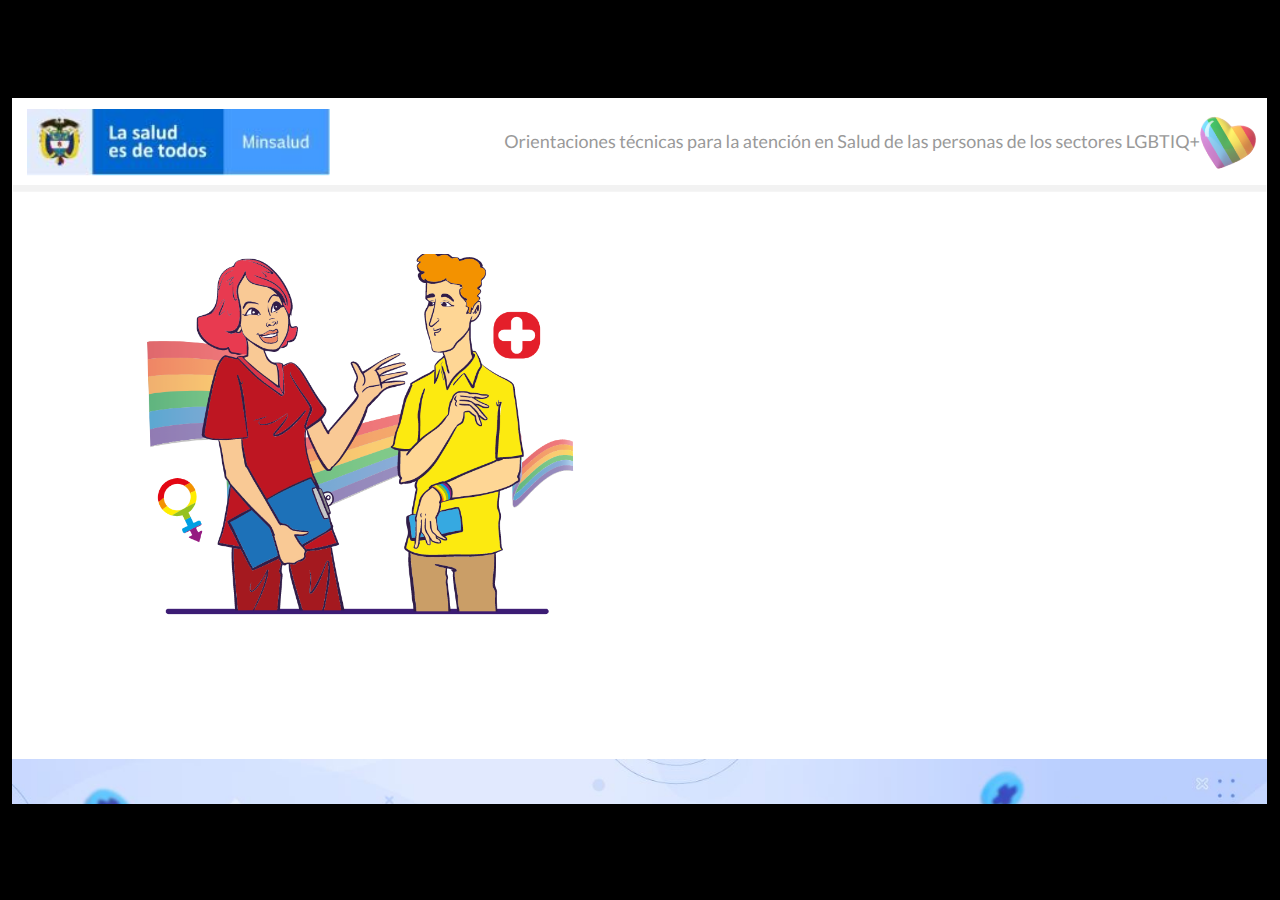
<file: actividades/act7/story.html>
﻿<!doctype html>
<html lang="es">
<head>
  <meta charset="utf-8">
  <!-- Creado con Storyline 360 - http://www.articulate.com  -->
  <!-- version: 3.80.31058.0 -->
  <title>Actividad did&#225;ctica 7</title>
  <meta http-equiv="x-ua-compatible" content="IE=edge"/>
  <meta name="viewport" content="width=device-width,initial-scale=1,user-scalable=no,shrink-to-fit=no,minimal-ui"/>
  <meta name="apple-mobile-web-app-capable" content="yes"/>
  <style>
    html, body { height: 100%; padding: 0; margin: 0 }
    #app { height: 100%; width: 100%; }
  </style>

  <script>
    window.DS = {};
    window.globals = {
      DATA_PATH_BASE: '',
      HAS_FRAME: true,
      HAS_SLIDE: true,

      lmsPresent: false,
      tinCanPresent: false,
      cmi5Present: false,
      aoSupport: false,
      scale: 'show all',
      captureRc: false,
      browserSize: 'optimal',
      bgColor: '#000000',
      features: 'ConnectionMessages,DropIn1,DropIn2,DropIn3,DropIn4,DropIn5,FullScreenToggle,HyperlinkHoverStateFix,LayerPresentAsDialog,MultipleQuizTracking,UpdatedThemeEditor',
      themeName: 'classic',
      preloaderColor: '#FFFFFF',
      suppressAnalytics: true,
      productChannel: 'stable',
      publishSource: 'storyline',
      aid: 'aid|e14397ea-0237-43b4-a3b7-7398baa37849',
      cid: '04bfd34e-cd07-4569-9f02-371561cab23e',
      playerVersion: '3.80.31058.0',
      publishTimestamp: '2024-04-08T10:25:05.5697315Z',
      maxIosVideoElements: 10,
      connectionSettings: { mode: 'disabled' },

      
      parseParams: function(qs) {
        if (window.globals.parsedParams != null) {
          return window.globals.parsedParams;
        }
        qs = (qs || window.location.search.substr(1)).split('+').join(' ');
        var params = {},
            tokens,
            re = /[?&]?([^=]+)=([^&]*)/g;

        while (tokens = re.exec(qs)) {
          params[decodeURIComponent(tokens[1]).trim()] =
            decodeURIComponent(tokens[2]).trim();
        }
        window.globals.parsedParams = params;
        return params;
      }

    };
  </script>
  <script>
    var isIe11 = ('ActiveXObject' in window || window.MSBlobBuilder != null)
      && window.msCrypto != null && !window.ActiveXObject;
    if (isIe11) {
      window.globals.unsupportedBrowser = true;
      document.write(atob('[base64]'));
    }
  </script>
  
  <script>window.THREE = { };</script>
  
</head>
<body style="background: #000000" class="cs-HTML theme-classic">
  <!-- 360 -->
  <script>!function(){var e,i=/iPhone/i,o=/iPod/i,n=/iPad/i,t=/\biOS-universal(?:.+)Mac\b/i,r=/\bAndroid(?:.+)Mobile\b/i,a=/Android/i,d=/(?:SD4930UR|\bSilk(?:.+)Mobile\b)/i,p=/Silk/i,l=/Windows Phone/i,u=/\bWindows(?:.+)ARM\b/i,b=/BlackBerry/i,s=/BB10/i,c=/Opera Mini/i,f=/\b(CriOS|Chrome)(?:.+)Mobile/i,h=/Mobile(?:.+)Firefox\b/i,v=function(e){return void 0!==e&&"MacIntel"===e.platform&&"number"==typeof e.maxTouchPoints&&e.maxTouchPoints>1&&"undefined"==typeof MSStream};e=function(e){var m={userAgent:"",platform:"",maxTouchPoints:0};e||"undefined"==typeof navigator?"string"==typeof e?m.userAgent=e:e&&e.userAgent&&(m={userAgent:e.userAgent,platform:e.platform,maxTouchPoints:e.maxTouchPoints||0}):m={userAgent:navigator.userAgent,platform:navigator.platform,maxTouchPoints:navigator.maxTouchPoints||0};var g=m.userAgent,y=g.split("[FBAN");void 0!==y[1]&&(g=y[0]),void 0!==(y=g.split("Twitter"))[1]&&(g=y[0]);var A=function(e){return function(i){return i.test(e)}}(g),w={apple:{phone:A(i)&&!A(l),ipod:A(o),tablet:!A(i)&&(A(n)||v(m))&&!A(l),universal:A(t),device:(A(i)||A(o)||A(n)||A(t)||v(m))&&!A(l)},amazon:{phone:A(d),tablet:!A(d)&&A(p),device:A(d)||A(p)},android:{phone:!A(l)&&A(d)||!A(l)&&A(r),tablet:!A(l)&&!A(d)&&!A(r)&&(A(p)||A(a)),device:!A(l)&&(A(d)||A(p)||A(r)||A(a))||A(/\bokhttp\b/i)},windows:{phone:A(l),tablet:A(u),device:A(l)||A(u)},other:{blackberry:A(b),blackberry10:A(s),opera:A(c),firefox:A(h),chrome:A(f),device:A(b)||A(s)||A(c)||A(h)||A(f)},any:!1,phone:!1,tablet:!1};return w.any=w.apple.device||w.android.device||w.windows.device||w.other.device,w.phone=w.apple.phone||w.android.phone||w.windows.phone,w.tablet=w.apple.tablet||w.android.tablet||w.windows.tablet,w}(),"object"==typeof exports&&"undefined"!=typeof module?module.exports=e:"function"==typeof define&&define.amd?define((function(){return e})):this.isMobile=e}();
    window.isMobile.apple.tablet = window.isMobile.apple.tablet ||
      (navigator.platform === 'MacIntel' && navigator.maxTouchPoints > 1);
    window.isMobile.apple.device = window.isMobile.apple.device || window.isMobile.apple.tablet;
    window.isMobile.tablet = window.isMobile.tablet || window.isMobile.apple.tablet;
    window.isMobile.any = window.isMobile.any || window.isMobile.apple.tablet;
  </script>

  <div id="focus-sink" tabindex="-1"></div>

  <div id="preso"></div>
  <script>
    (function() {

      var classTypes = [ 'desktop', 'mobile', 'phone', 'tablet' ];

      var addDeviceClasses = function(prefix, testObj) {
        var curr, i;
        for (i = 0; i < classTypes.length; i++) {
          curr = classTypes[i];
          if (testObj[curr]) {
            document.body.classList.add(prefix + curr);
          }
        }
      };

      var params = window.globals.parseParams(),
          isDevicePreview = params.devicepreview === '1',
          isPhoneOverride = params.deviceType === 'phone' || (isDevicePreview && params.phone == '1'),
          isTabletOverride = (params.deviceType === 'tablet' || isDevicePreview) && !isPhoneOverride,
          isMobileOverride = isPhoneOverride || isTabletOverride;

      var deviceView = {
        desktop: !window.isMobile.any && !isMobileOverride,
        mobile: window.isMobile.any || isMobileOverride,
        phone: isPhoneOverride || (window.isMobile.phone && !isTabletOverride),
        tablet: isTabletOverride || window.isMobile.tablet
      };

      window.globals.deviceView = deviceView;
      window.isMobile.desktop = !window.isMobile.any;
      window.isMobile.mobile = window.isMobile.any;

      addDeviceClasses('view-', deviceView);

    })();
  </script>
  
  <script src='story_content/user.js' type=text/javascript></script>
  <div class="slide-loader"></div>

  <script>
    if (window.globals.deviceView.isMobile) { var doc = document, loader = doc.body.querySelector('.slide-loader'); [ 1, 2, 3 ].forEach(function(n) { var d = doc.createElement('div'); d.style.backgroundColor = window.globals.preloaderColor; d.classList.add('mobile-loader-dot'); d.classList.add('dot' + n); loader.appendChild(d); }); }
  </script>

  <div class="mobile-load-title-overlay" style="display: none">
    <div class="mobile-load-title">Actividad did&#225;ctica 7</div>
  </div>

  <div class="mobile-chrome-warning"></div>

  
<style>
  .warn-connection-dialog {
    display: none;
    background: transparent;
    pointer-events: all;
    position: fixed;
    left: 0;
    top: 0;
    width: 100%;
    height: 100%;
    z-index: 999;
  }

  .warn-connection-content {
    pointer-events: all;
    border-radius: 4px;
    background: white;
    border: 1px solid #E7E7E7;
    color: #333333;
    box-shadow: 0 2px 4px rgba(0, 0, 0, 0.25);
    transition: all 150ms ease-out;
    position: absolute;
    white-space: nowrap;
  }

  .view-phone.is-landscape .warn-connection-content {
    left: 23px;
    bottom: 23px;
  }

  .view-tablet.is-landscape .warn-connection-content {
    left: 50%;
    top: 20px;
    transform: translateX(-50%);
  }

  .is-portrait .warn-connection-content {
    transform: translate(-50%, calc(-100% - 15px));
  }

  .warn-connection-content p {
    display: inline-block;
    margin: 0 8px 0 0;
    line-height: 33px;
    font-size: 11px;
  }

  .warn-connection-content svg {
    position: relative;
    vertical-align: middle;
    margin: 0 2px 2px 8px;
  }

  .view-desktop .warn-connection-content {
    left: 1.5em;
    bottom: 1.5em;
  }

  .view-desktop .warn-connection-content p {
    font-size: 1.1em;
  }

  .is-offline .warn-connection-dialog {
    display: block;
  }

  .is-offline .cs-panel * {
    pointer-events: none !important;
  }

  .is-offline .cs-panel {
    pointer-events: all !important;
  }

  .is-offline #nav-controls * {
    pointer-events: none !important;
  }

  .is-offline #nav-controls {
    pointer-events: all !important;
  }
</style>

<div class="warn-connection-dialog" role="alertdialog" aria-modal="true" tabindex="0" aria-labelledby="warn-connection-message">
  <div class="warn-connection-content">
    <svg width="17" height="15" viewBox="0 0 17 15" xmlns="http://www.w3.org/2000/svg">
      <path fill="#8F0000" stroke="white" d="M16.07,12.98 L15.88,12.23 L9.51,1.21 C8.97,0.26,7.6,0.26,7.06,1.21 L0.69,12.23 C0.15,13.16,0.81,14.36,1.91,14.36 H14.65 C15.47,14.36,16.05,13.7,16.07,12.98 Z"/>
      <path fill="white" stroke="white" d="M8.58,5.5 C8.35,5.28,8.5,5.35,8.21,5.32 C8.09,5.35,7.97,5.49,7.96,5.67 C7.97,5.79,7.98,5.92,7.98,6.04 L7.98,6.04 C7.99,6.17,8,6.31,8.01,6.43 L8.01,6.44 C8.03,6.92,8.06,7.41,8.09,7.9 L8.09,7.9 C8.12,8.39,8.14,8.88,8.17,9.37 C8.17,9.39,8.18,9.42,8.2,9.44 C8.23,9.46,8.25,9.47,8.28,9.47 C8.31,9.47,8.34,9.46,8.35,9.44 C8.37,9.43,8.38,9.4,8.39,9.35 L8.39,9.34 C8.39,9.24,8.4,9.15,8.4,9.05 L8.4,9.05 C8.41,8.96,8.41,8.86,8.42,8.75 C8.43,8.44,8.45,8.12,8.47,7.81 L8.47,7.81 C8.49,7.49,8.51,7.18,8.53,6.87 C8.55,6.46,8.56,6.05,8.59,5.64 L8.6,5.62 C8.6,5.57,8.59,5.53,8.58,5.5 L8.21,5.32 Z"/>
      <circle fill="white" stroke="white" cx="8.3" cy="11.35" r="0.3"/>
    </svg>
    <p id="warn-connection-message">You are offline. Trying to reconnect...</p>
  </div>
</div>

<script>
  (function() {
    window.DS.connection = {
      warningShown: false,
      assets: {},
      loadingAssetGroup: false,
      retryDelay: 500
    };

    var connectionSettings = window.globals.connectionSettings || {};

    // The `window.globals.features` variable must be set in `webpack.dev.config` when testing locally - it is not enough
    // to have it in the data - but it must be set there as well.
    var useConnectionMessages = window.AbortController != null &&
      window.location.protocol != 'file:' &&
      window.globals.features.indexOf('ConnectionMessages') != -1 &&
      connectionSettings.mode === 'normal';

    window.DS.connection.useConnectionMessages = useConnectionMessages;

    var assetCount = 0;
    var checkLoadedId;


    if (useConnectionMessages && connectionSettings != null) {
      var contentEl = document.querySelector('.warn-connection-content');
      var messageEl = contentEl.querySelector('p');

      if (connectionSettings.useDarkTheme) {
        contentEl.style.borderColor = '#BABBBA';
        contentEl.style.backgroundColor = '#282828';
        contentEl.style.color = '#FFFFFF';
      }

      if (connectionSettings.message != null) {
        messageEl.textContent = window.decodeURIComponent(connectionSettings.message);
      }
    }

    function checkAssetsReady() {
      for (var i in DS.connection.assets) {
        if (!DS.connection.assets[i].success) {
          return false;
        }
      }
      return true;
    }

    function stopAssetGroup() {
      if (!useConnectionMessages) { return; }

      assetCount = 0;

      DS.connection.oldAssetGroup = DS.connection.assets;
      DS.connection.assets = {};
      DS.connection.loadingAssetGroup = false;
      clearInterval(checkLoadedId);
    }

    function startAssetGroup() {
      if (!useConnectionMessages) { return; }
      var ticks = 0;
      clearInterval(checkLoadedId);
      checkLoadedId = setInterval(function() {
        var loaded = 0;
        if (assetCount === 0 && loaded === 0) {
          clearInterval(checkLoadedId);
          return;
        }

        for (var i in DS.connection.assets) {
          if (DS.connection.assets[i].success) {
            loaded++;
          }
        }

        if (assetCount === loaded && checkAssetsReady()) {
          for (var i in DS.connection.assets) {
            if (DS.connection.assets[i].action) {
              DS.connection.assets[i].action();
            }
          }
          hideWarning();
          stopAssetGroup();
        }
      }, 100)
    }

    function requiredAsset(url, action, retry, type) {
      if (!useConnectionMessages) { return; }
      if (DS.connection.assets[url]) { return; }

      DS.connection.assets[url] = {
        success: false, action: action, retry: retry, type: type
      };
      assetCount = Object.keys(DS.connection.assets).length;
      if (!DS.connection.loadingAssetGroup) {
        startAssetGroup();
      }
      DS.connection.loadingAssetGroup = true;
    }

    function assetLoaded(url) {
      if (!useConnectionMessages) { return; }
      if (DS.connection.assets[url]) {
        DS.connection.assets[url].success = true;
      }
    }

    function assetFailed(url) {
      if (!useConnectionMessages) { return; }
      if (!DS.connection.assets[url]) {
        if (/\.js$/.test(url) && url.indexOf('transcripts') === -1) {
          setTimeout(function() {
            if (DS.connection.lastSlideLoaded != null) {
              DS.connection.lastSlideLoaded();
            }
          }, DS.connection.retryDelay);
        }
        return;
      }
      if (!DS.connection.warningShown) { showWarning(); }
      if (DS.connection.assets[url].retry) {
        setTimeout(function() {
          if (!DS.connection.assets[url].success) {
            DS.connection.assets[url].retry()
          }
        }, DS.connection.retryDelay);
      }
    }

    function hideWarning() {
      document.body.classList.remove('is-offline');
      DS.connection.warningShown = false;
      enableKeys();
    }
    DS.connection.hideWarning = hideWarning

    function showWarning(btn) {
      document.body.classList.add('is-offline')
      DS.connection.warningShown = true;
      updateWarningPosition();
      disableKeys();
    }

    function updateWarningPosition() {
      if (!DS.connection.warningShown) {
        return;
      }

      var isPortrait = document.body.classList.contains('is-portrait');
      var warningEl = document.querySelector('.warn-connection-content');

      if (isPortrait) {
        var slide = document.querySelector('.primary-slide');
        var slideRect = slide.getBoundingClientRect();

        warningEl.style.top = `${slideRect.top}px`
        warningEl.style.left = `${slideRect.left + slideRect.width / 2}px`
      } else {
        warningEl.style.top = null;
        warningEl.style.left = null;
      }

      window.requestAnimationFrame(updateWarningPosition);
    }

    function onDisableKeyDown(e) {
      e.preventDefault();
      e.stopImmediatePropagation();
    }

    function onDisableKeyUp(e) {
      e.preventDefault();
      e.stopImmediatePropagation();
    }

    var accStyle = document.createElement('style');
    var warnDialogEl = document.querySelector('.warn-connection-dialog');

    function disableKeys() {
      if (DS.views.nsStack.length === 1) {
        DS.views.nsStack[0].tabReachable = false
        DS.views.nsStack[0].updateTabIndex(true, true);
      }

      accStyle.innerHTML = '.acc-shadow-dom { display: none; }';
      document.body.appendChild(accStyle);

      warnDialogEl.parentNode.append(warnDialogEl);
      warnDialogEl.focus();
    }

    function enableKeys() {
      document.body.removeChild(accStyle);
      if (DS.views.nsStack.length === 1 && DS.views.nsStack[0].name === '_frame') {
        DS.views.nsStack[0].tabReachable = true;
        DS.views.nsStack[0].updateTabIndex();
      }
    }

    // these will all be noops if the feature flag isn't set in
    // the data and `window.globals.features`
    DS.connection.requiredAsset = requiredAsset;
    DS.connection.assetLoaded = assetLoaded;
    DS.connection.assetFailed = assetFailed;
    DS.connection.stopAssetGroup = stopAssetGroup;
    DS.connection.startAssetGroup = startAssetGroup;
  })();
</script>


  <script>
    
    if (window.autoSpider && window.vInterfaceObject) {
      document.querySelector('.mobile-load-title-overlay').style.display = 'none';
    }
  </script>

  

  <link rel="stylesheet" href="html5/data/css/output.min.css" data-noprefix/>
</body>
<script src="html5/lib/scripts/bootstrapper.min.js"></script>
</html>
</file>
<file: css/chunk-01486571.97da5f0c.css>
.accesibilidad[data-v-009ae4ba]{position:fixed;right:0;top:50vh;height:50px;background-color:#111e61;border-top-left-radius:15px;border-bottom-left-radius:15px;transform:translateY(-50%) translateX(100%) translateX(-50px);overflow:hidden;transition:transform .3s ease-in-out,height .3s ease-in-out}.accesibilidad[data-v-009ae4ba]:hover{transform:translateY(-50%) translateX(0);height:12.75rem}.accesibilidad [data-v-009ae4ba]{color:#fff}.accesibilidad__menu__content .accesibilidad__menu__item[data-v-009ae4ba]{cursor:pointer}.accesibilidad__menu__content .accesibilidad__menu__item[data-v-009ae4ba]:hover{background-color:#273685}.accesibilidad__menu__content .accesibilidad__menu__item[data-v-009ae4ba]:last-child{border:none}.accesibilidad__menu__item[data-v-009ae4ba]{display:flex;align-items:center;padding:10px;border-bottom:1px solid #273685;line-height:1em;-webkit-user-select:none;-moz-user-select:none;-ms-user-select:none;user-select:none}.accesibilidad__menu i[data-v-009ae4ba]{font-size:30px;font-style:normal;margin-right:10px;line-height:1em}.accesibilidad__menu img[data-v-009ae4ba]{width:30px;margin-right:10px}
</file>
<file: css/chunk-019598b4.a67093c7.css>
.horizontal-scroll__wrapper[data-v-b934bcc2]{overflow:hidden}.horizontal-scroll[data-v-b934bcc2]{display:flex;transition:transform .5s ease-in-out;align-items:center;flex-wrap:nowrap}.horizontal-scroll[data-v-b934bcc2]:not(.row){width:100%}.horizontal-scroll--item-fw[data-v-b934bcc2]>div{flex-grow:0;flex-shrink:0;width:100%;margin:0!important}
</file>
<file: css/chunk-1c3a7ae6.a67093c7.css>
.horizontal-scroll__wrapper[data-v-b934bcc2]{overflow:hidden}.horizontal-scroll[data-v-b934bcc2]{display:flex;transition:transform .5s ease-in-out;align-items:center;flex-wrap:nowrap}.horizontal-scroll[data-v-b934bcc2]:not(.row){width:100%}.horizontal-scroll--item-fw[data-v-b934bcc2]>div{flex-grow:0;flex-shrink:0;width:100%;margin:0!important}
</file>
<file: css/chunk-4e410830.d277c5d5.css>
.banner-interno{position:relative;background-color:#5b92fe;background-size:cover;background-position:50%;height:130px}.banner-interno__titulo{display:flex;align-items:center}.banner-interno__titulo__icono{display:block;width:32px;height:32px;border-radius:50%;background-color:#27292d;position:relative}.banner-interno__titulo__icono i{color:#5b92fe;position:absolute;left:50%;top:50%;transform:translate(-50%,-50%)}.banner-interno__titulo h1,.banner-interno__titulo h2,.banner-interno__titulo h3,.banner-interno__titulo h4,.banner-interno__titulo h5,.banner-interno__titulo h6{color:#27292d;line-height:1.1em}
</file>
<file: css/chunk-50f1484a.7106e980.css>
.header[data-v-40413995]{position:sticky;top:0;padding-top:10px;padding-bottom:10px;background-color:#fff;z-index:10010;line-height:1.1em}.header__logo[data-v-40413995]{width:245px}@media (max-width:576px){.header__componente-formativo[data-v-40413995]{font-size:.8em}}.header__menu[data-v-40413995]{cursor:pointer;position:relative}.header__menu span[data-v-40413995]{font-size:.7em;display:block;line-height:1em;text-align:center;color:#111e61}.header__menu__btn[data-v-40413995]{width:30px;height:30px;position:relative;margin-bottom:4px}.header__menu__btn .line-1[data-v-40413995],.header__menu__btn .line-2[data-v-40413995],.header__menu__btn .line-3[data-v-40413995]{height:4px;width:30px;background-color:#111e61;transform-origin:center center;position:absolute;left:0;border-radius:2px}.header__menu__btn .line-1[data-v-40413995]{top:4px;-webkit-animation:line-1-inactive-data-v-40413995 .5s ease-in-out forwards;animation:line-1-inactive-data-v-40413995 .5s ease-in-out forwards}.header__menu__btn .line-2[data-v-40413995]{top:13px;-webkit-animation:line-2-inactive-data-v-40413995 .5s ease-in-out forwards;animation:line-2-inactive-data-v-40413995 .5s ease-in-out forwards}.header__menu__btn .line-3[data-v-40413995]{top:22px;-webkit-animation:line-3-inactive-data-v-40413995 .5s ease-in-out forwards;animation:line-3-inactive-data-v-40413995 .5s ease-in-out forwards}.header__menu__btn[data-v-40413995]:hover{cursor:pointer}.header__menu__btn--open .line-1[data-v-40413995]{-webkit-animation:line-1-active-data-v-40413995 .5s ease-in-out forwards;animation:line-1-active-data-v-40413995 .5s ease-in-out forwards}.header__menu__btn--open .line-2[data-v-40413995]{-webkit-animation:line-2-active-data-v-40413995 .5s ease-in-out forwards;animation:line-2-active-data-v-40413995 .5s ease-in-out forwards}.header__menu__btn--open .line-3[data-v-40413995]{-webkit-animation:line-3-active-data-v-40413995 .5s ease-in-out forwards;animation:line-3-active-data-v-40413995 .5s ease-in-out forwards}@-webkit-keyframes line-1-active-data-v-40413995{0%{transform:translate(0) rotate(0)}50%{transform:translateY(9px) rotate(0)}to{transform:translateY(9px) rotate(45deg)}}@keyframes line-1-active-data-v-40413995{0%{transform:translate(0) rotate(0)}50%{transform:translateY(9px) rotate(0)}to{transform:translateY(9px) rotate(45deg)}}@-webkit-keyframes line-2-active-data-v-40413995{0%{transform:scale(1)}to{transform:scale(0)}}@keyframes line-2-active-data-v-40413995{0%{transform:scale(1)}to{transform:scale(0)}}@-webkit-keyframes line-3-active-data-v-40413995{0%{transform:translate(0) rotate(0)}50%{transform:translateY(-9px) rotate(0)}to{transform:translateY(-9px) rotate(-45deg)}}@keyframes line-3-active-data-v-40413995{0%{transform:translate(0) rotate(0)}50%{transform:translateY(-9px) rotate(0)}to{transform:translateY(-9px) rotate(-45deg)}}@-webkit-keyframes line-1-inactive-data-v-40413995{0%{transform:translateY(9px) rotate(45deg)}50%{transform:translateY(9px) rotate(0)}to{transform:translate(0) rotate(0)}}@keyframes line-1-inactive-data-v-40413995{0%{transform:translateY(9px) rotate(45deg)}50%{transform:translateY(9px) rotate(0)}to{transform:translate(0) rotate(0)}}@-webkit-keyframes line-2-inactive-data-v-40413995{0%{transform:scale(0)}to{transform:scale(1)}}@keyframes line-2-inactive-data-v-40413995{0%{transform:scale(0)}to{transform:scale(1)}}@-webkit-keyframes line-3-inactive-data-v-40413995{0%{transform:translateY(-9px) rotate(-45deg)}50%{transform:translateY(-9px) rotate(0)}to{transform:translate(0) rotate(0)}}@keyframes line-3-inactive-data-v-40413995{0%{transform:translateY(-9px) rotate(-45deg)}50%{transform:translateY(-9px) rotate(0)}to{transform:translate(0) rotate(0)}}
</file>
<file: css/chunk-70cf02ae.a67093c7.css>
.horizontal-scroll__wrapper[data-v-b934bcc2]{overflow:hidden}.horizontal-scroll[data-v-b934bcc2]{display:flex;transition:transform .5s ease-in-out;align-items:center;flex-wrap:nowrap}.horizontal-scroll[data-v-b934bcc2]:not(.row){width:100%}.horizontal-scroll--item-fw[data-v-b934bcc2]>div{flex-grow:0;flex-shrink:0;width:100%;margin:0!important}
</file>
<file: css/chunk-73811e5c.a67093c7.css>
.horizontal-scroll__wrapper[data-v-b934bcc2]{overflow:hidden}.horizontal-scroll[data-v-b934bcc2]{display:flex;transition:transform .5s ease-in-out;align-items:center;flex-wrap:nowrap}.horizontal-scroll[data-v-b934bcc2]:not(.row){width:100%}.horizontal-scroll--item-fw[data-v-b934bcc2]>div{flex-grow:0;flex-shrink:0;width:100%;margin:0!important}
</file>
<file: css/chunk-759933fd.124e4026.css>
.barra-avance{display:flex;align-items:center;justify-content:space-between;position:fixed;bottom:0;left:0;width:100%;padding:10px;background-color:#d8ecff;transition:transform .5s ease-in-out;z-index:100000}.barra-avance__barra{margin:0 20px;flex:1;position:relative;max-width:800px}.barra-avance__barra--amarilla,.barra-avance__barra--blanca{height:4px}.barra-avance__barra--amarilla:after,.barra-avance__barra--amarilla:before,.barra-avance__barra--blanca:after,.barra-avance__barra--blanca:before{content:"";display:block;width:10px;height:10px;border-radius:50%;position:absolute;top:50%}.barra-avance__barra--amarilla:before,.barra-avance__barra--blanca:before{left:0;transform:translate(-50%,-50%)}.barra-avance__barra--amarilla:after,.barra-avance__barra--blanca:after{right:0;transform:translate(50%,-50%)}.barra-avance__barra--blanca,.barra-avance__barra--blanca:after,.barra-avance__barra--blanca:before{background-color:#fff}.barra-avance__barra--amarilla{position:absolute;width:100%;top:0;background-color:#f7df3f}.barra-avance__barra--amarilla:after,.barra-avance__barra--amarilla:before{background-color:#f7df3f}.barra-avance__boton--regresar{background-color:#b0c0d2}.barra-avance__boton--regresar span{color:#111e61!important}.barra-avance__boton--disable{opacity:0;pointer-events:none}.barra-avance--open{transform:translateY(0)}.barra-avance--close{transform:translateY(100%)}
</file>
<file: css/chunk-9b1c4f28.a67093c7.css>
.horizontal-scroll__wrapper[data-v-b934bcc2]{overflow:hidden}.horizontal-scroll[data-v-b934bcc2]{display:flex;transition:transform .5s ease-in-out;align-items:center;flex-wrap:nowrap}.horizontal-scroll[data-v-b934bcc2]:not(.row){width:100%}.horizontal-scroll--item-fw[data-v-b934bcc2]>div{flex-grow:0;flex-shrink:0;width:100%;margin:0!important}
</file>
<file: css/chunk-b5768118.a67093c7.css>
.horizontal-scroll__wrapper[data-v-b934bcc2]{overflow:hidden}.horizontal-scroll[data-v-b934bcc2]{display:flex;transition:transform .5s ease-in-out;align-items:center;flex-wrap:nowrap}.horizontal-scroll[data-v-b934bcc2]:not(.row){width:100%}.horizontal-scroll--item-fw[data-v-b934bcc2]>div{flex-grow:0;flex-shrink:0;width:100%;margin:0!important}
</file>
<file: css/chunk-da688802.553b4f2d.css>
.aside-menu,aside{position:absolute}.aside-menu{top:0;right:0;min-height:calc(80vh - 70px);max-height:calc(80vh - 70px);background-color:#f3f9ff;transition:flex .5s ease-in-out,width .5s ease-in-out;overflow-x:hidden;z-index:100001;width:300px;border:1px solid #d8ecff}.aside-menu__black-background{position:fixed;inset:0;top:70px;background:rgba(0,0,0,.8);cursor:pointer}.aside-menu a{color:#111e61}.aside-menu__content{width:300px;display:flex;flex-direction:column;justify-content:space-between;min-height:calc(100vh - 70px);max-height:calc(100vh - 70px);border-right:1px solid #d8ecff;position:absolute;background:#fff}@media (max-height:800px){.aside-menu__content{min-height:800px;max-height:800px;overflow-y:auto}}.aside-menu__header{padding:10px;text-align:center;background-color:#d8ecff}.aside-menu__header h4{margin:0}.aside-menu__menu{overflow-y:auto;flex-grow:1;list-style:none;padding-left:0;margin-bottom:0}.aside-menu__menu__item--active .aside-menu__menu__item__lnk,.aside-menu__menu__item--active .aside-menu__sec-menu__item__lnk{background-color:#d8ecff;font-weight:700}.aside-menu__menu__item--sub-menu:hover,.aside-menu__menu__item:hover,.aside-menu__sec-menu__item:hover{background-color:#d8ecff}.aside-menu__menu__item--sub-menu{padding-left:10px}.aside-menu__menu__item--sub-menu--active .aside-menu__menu__item__lnk,.aside-menu__menu__item--sub-menu--active .aside-menu__sec-menu__item__lnk{background-color:#d8ecff;font-weight:700;position:relative}.aside-menu__menu__item--sub-menu--active .aside-menu__menu__item__lnk:before,.aside-menu__menu__item--sub-menu--active .aside-menu__sec-menu__item__lnk:before{content:"";display:block;position:absolute;left:0;bottom:0;top:0;width:4px;border-radius:2px;background-color:#3c1c74}.aside-menu__menu__item__lnk,.aside-menu__sec-menu__item__lnk{display:flex;align-items:center;padding:10px 15px;line-height:1.1em}.aside-menu__menu__item__lnk i,.aside-menu__menu__item__lnk span,.aside-menu__sec-menu__item__lnk i,.aside-menu__sec-menu__item__lnk span{margin-right:10px}.aside-menu__menu__item__lnk i:last-child,.aside-menu__menu__item__lnk span:last-child,.aside-menu__sec-menu__item__lnk i:last-child,.aside-menu__sec-menu__item__lnk span:last-child{margin-right:0}.aside-menu__sec-menu{background-color:#d8ecff;padding:10px 0;flex-shrink:0;margin-bottom:0}.aside-menu__sec-menu__item{padding:10px 15px}.aside-menu__sec-menu__item__lnk{padding:0;border-radius:1em}.aside-menu__sec-menu__item__lnk i{display:block;width:2em;height:2em;padding:.5em 0;text-align:center;background-color:#fff;border-radius:50%}.aside-menu__sec-menu__item__lnk:hover{background-color:#fff}@media (max-width:576px){.aside-menu__sec-menu{padding-bottom:110px}}.main-menu-enter-active{-webkit-animation:main-menu-open-animation .3s;animation:main-menu-open-animation .3s}.main-menu-enter-active .aside-menu__black-background{-webkit-animation:main-menu-background-animation .3s;animation:main-menu-background-animation .3s}.main-menu-leave-active{animation:main-menu-open-animation .3s reverse}.main-menu-leave-active .aside-menu__black-background{animation:main-menu-background-animation .3s reverse}@-webkit-keyframes main-menu-open-animation{0%{width:0}to{width:300px}}@keyframes main-menu-open-animation{0%{width:0}to{width:300px}}@-webkit-keyframes main-menu-background-animation{0%{opacity:0}to{opacity:1}}@keyframes main-menu-background-animation{0%{opacity:0}to{opacity:1}}
</file>
<file: css/chunk-ec42f290.a67093c7.css>
.horizontal-scroll__wrapper[data-v-b934bcc2]{overflow:hidden}.horizontal-scroll[data-v-b934bcc2]{display:flex;transition:transform .5s ease-in-out;align-items:center;flex-wrap:nowrap}.horizontal-scroll[data-v-b934bcc2]:not(.row){width:100%}.horizontal-scroll--item-fw[data-v-b934bcc2]>div{flex-grow:0;flex-shrink:0;width:100%;margin:0!important}
</file>
<file: css/chunk-f6b4836c.a67093c7.css>
.horizontal-scroll__wrapper[data-v-b934bcc2]{overflow:hidden}.horizontal-scroll[data-v-b934bcc2]{display:flex;transition:transform .5s ease-in-out;align-items:center;flex-wrap:nowrap}.horizontal-scroll[data-v-b934bcc2]:not(.row){width:100%}.horizontal-scroll--item-fw[data-v-b934bcc2]>div{flex-grow:0;flex-shrink:0;width:100%;margin:0!important}
</file>
<file: css/comple.61db8168.css>
.banner-interno{position:relative;background-color:#5b92fe;background-size:cover;background-position:50%;height:130px}.banner-interno__titulo{display:flex;align-items:center}.banner-interno__titulo__icono{display:block;width:32px;height:32px;border-radius:50%;background-color:#27292d;position:relative}.banner-interno__titulo__icono i{color:#5b92fe;position:absolute;left:50%;top:50%;transform:translate(-50%,-50%)}.banner-interno__titulo h1,.banner-interno__titulo h2,.banner-interno__titulo h3,.banner-interno__titulo h4,.banner-interno__titulo h5,.banner-interno__titulo h6{color:#27292d;line-height:1.1em}.complementario__enlaces{display:flex;justify-content:center;flex-wrap:wrap}.complementario__enlaces a{margin:0 5px}.complementario__btn{font-size:1.5em;line-height:1em}table{width:calc(100% - 1px);min-width:800px}table thead{background-color:#d8ecff}table thead th{border-color:#d8ecff}table td,table th{padding:25px 20px;text-align:center}
</file>
<file: css/creditos.e7d61c33.css>
.banner-interno{position:relative;background-color:#5b92fe;background-size:cover;background-position:50%;height:130px}.banner-interno__titulo{display:flex;align-items:center}.banner-interno__titulo__icono{display:block;width:32px;height:32px;border-radius:50%;background-color:#27292d;position:relative}.banner-interno__titulo__icono i{color:#5b92fe;position:absolute;left:50%;top:50%;transform:translate(-50%,-50%)}.banner-interno__titulo h1,.banner-interno__titulo h2,.banner-interno__titulo h3,.banner-interno__titulo h4,.banner-interno__titulo h5,.banner-interno__titulo h6{color:#27292d;line-height:1.1em}.creditos-vista .tarjeta.credito{background-color:#d2e1f1}.creditos{color:#727997;overflow-x:auto}.creditos__item{min-width:490px}.creditos p{line-height:1.3em;margin-bottom:0;color:#727997}.creditos__titulo{font-weight:700;background-color:#d2e1f1;padding:5px 10px;border-top-radius:5px;border-top-left-radius:5px;border-top-right-radius:5px}.creditos table td,.creditos table th{border-color:#d2e1f1}
</file>
<file: css/glosario.0fc7a0b9.css>
.banner-interno{position:relative;background-color:#5b92fe;background-size:cover;background-position:50%;height:130px}.banner-interno__titulo{display:flex;align-items:center}.banner-interno__titulo__icono{display:block;width:32px;height:32px;border-radius:50%;background-color:#27292d;position:relative}.banner-interno__titulo__icono i{color:#5b92fe;position:absolute;left:50%;top:50%;transform:translate(-50%,-50%)}.banner-interno__titulo h1,.banner-interno__titulo h2,.banner-interno__titulo h3,.banner-interno__titulo h4,.banner-interno__titulo h5,.banner-interno__titulo h6{color:#27292d;line-height:1.1em}.glosario__letra-item{display:flex}.glosario__letra-item__texto{padding-top:5px}.glosario__letra-item__letra__icono{width:32px;height:32px;position:relative;line-height:1em;border-radius:50%;background-color:#d2e1f1}.glosario__letra-item__letra__icono span{position:absolute;left:50%;top:50%;transform:translate(-50%,-50%);font-size:1.1em;font-weight:900}
</file>
<file: css/intro.d277c5d5.css>
.banner-interno{position:relative;background-color:#5b92fe;background-size:cover;background-position:50%;height:130px}.banner-interno__titulo{display:flex;align-items:center}.banner-interno__titulo__icono{display:block;width:32px;height:32px;border-radius:50%;background-color:#27292d;position:relative}.banner-interno__titulo__icono i{color:#5b92fe;position:absolute;left:50%;top:50%;transform:translate(-50%,-50%)}.banner-interno__titulo h1,.banner-interno__titulo h2,.banner-interno__titulo h3,.banner-interno__titulo h4,.banner-interno__titulo h5,.banner-interno__titulo h6{color:#27292d;line-height:1.1em}
</file>
<file: css/referencias.dc114620.css>
.banner-interno{position:relative;background-color:#5b92fe;background-size:cover;background-position:50%;height:130px}.banner-interno__titulo{display:flex;align-items:center}.banner-interno__titulo__icono{display:block;width:32px;height:32px;border-radius:50%;background-color:#27292d;position:relative}.banner-interno__titulo__icono i{color:#5b92fe;position:absolute;left:50%;top:50%;transform:translate(-50%,-50%)}.banner-interno__titulo h1,.banner-interno__titulo h2,.banner-interno__titulo h3,.banner-interno__titulo h4,.banner-interno__titulo h5,.banner-interno__titulo h6{color:#27292d;line-height:1.1em}.referencias__item:last-child hr{display:none}.referencias__item a{color:#2196f3;text-decoration:underline;overflow-wrap:break-word}
</file>
<file: css/tema1.b735126b.css>
.tarjeta-bg{overflow:hidden;position:relative;z-index:2;margin:0 2rem}.tarjeta-bg__franja{width:100%;height:50%;position:absolute;z-index:-1;background-color:#381a6e;left:0;top:0;border-radius:30px;transform:translateY(50%);transform-origin:center}
</file>
<file: css/tema2.d27f8ecf.css>
.banner-interno{position:relative;background-color:#5b92fe;background-size:cover;background-position:50%;height:130px}.banner-interno__titulo{display:flex;align-items:center}.banner-interno__titulo__icono{display:block;width:32px;height:32px;border-radius:50%;background-color:#27292d;position:relative}.banner-interno__titulo__icono i{color:#5b92fe;position:absolute;left:50%;top:50%;transform:translate(-50%,-50%)}.banner-interno__titulo h1,.banner-interno__titulo h2,.banner-interno__titulo h3,.banner-interno__titulo h4,.banner-interno__titulo h5,.banner-interno__titulo h6{color:#27292d;line-height:1.1em}.bg-1{background-image:url(../img/bg-1.7474ec6a.svg)}.bg-1,.bg-2{background-position:start;background-repeat:no-repeat;background-size:cover}.bg-2{background-image:url(../img/bg-2.11b20039.svg)}.bg-3{background-image:url(../img/bg-3.4113a7cf.svg);background-position:50%;background-repeat:no-repeat;background-size:cover}.bg-4{background-image:url(../img/bg-4.e7715500.svg)}.bg-4,.bg-5{background-position:start;background-repeat:no-repeat;background-size:cover}.bg-5{background-image:url(../img/bg-5.a7463e75.svg)}.tarjeta-bg{overflow:hidden;position:relative;z-index:2;margin:0 2rem}.tarjeta-bg__franja{width:100%;height:50%;position:absolute;z-index:-1;background-color:#381a6e;left:0;top:0;border-radius:30px;transform:translateY(50%);transform-origin:center}.letra p{font-size:150px;font-weight:700}
</file>
<file: css/tema3.a027d4bb.css>
.banner-interno{position:relative;background-color:#5b92fe;background-size:cover;background-position:50%;height:130px}.banner-interno__titulo{display:flex;align-items:center}.banner-interno__titulo__icono{display:block;width:32px;height:32px;border-radius:50%;background-color:#27292d;position:relative}.banner-interno__titulo__icono i{color:#5b92fe;position:absolute;left:50%;top:50%;transform:translate(-50%,-50%)}.banner-interno__titulo h1,.banner-interno__titulo h2,.banner-interno__titulo h3,.banner-interno__titulo h4,.banner-interno__titulo h5,.banner-interno__titulo h6{color:#27292d;line-height:1.1em}.bg-1{background-image:url(../img/bg-1.04173d7e.svg);background-position:start;background-repeat:no-repeat;background-size:cover}
</file>
<file: css/tema4.d277c5d5.css>
.banner-interno{position:relative;background-color:#5b92fe;background-size:cover;background-position:50%;height:130px}.banner-interno__titulo{display:flex;align-items:center}.banner-interno__titulo__icono{display:block;width:32px;height:32px;border-radius:50%;background-color:#27292d;position:relative}.banner-interno__titulo__icono i{color:#5b92fe;position:absolute;left:50%;top:50%;transform:translate(-50%,-50%)}.banner-interno__titulo h1,.banner-interno__titulo h2,.banner-interno__titulo h3,.banner-interno__titulo h4,.banner-interno__titulo h5,.banner-interno__titulo h6{color:#27292d;line-height:1.1em}
</file>
<file: css/app.aa61eaeb.css>
.banner-principal h1,.banner-principal h2,.banner-principal h3,.banner-principal h4,.banner-principal h5,.banner-principal h6,.banner-principal p{color:#27292d}.banner-principal__img{position:relative}.banner-principal__img>div{position:absolute}.banner-principal__info{display:flex;flex-direction:column;justify-content:center}.banner-principal__programa{display:flex;align-items:center;margin-bottom:20px}.banner-principal__componente{margin-bottom:20px}.banner-principal__componente h1{line-height:1.1em}@media (max-width:576px){.banner-principal__componente h1{font-size:2em}}.banner-principal__descripcion{margin-bottom:20px}.banner-principal__row{justify-content:space-around}.banner-principal__row .banner-principal__img{padding-right:1.5rem!important}@media (min-width:576px){.banner-principal__row .banner-principal__img{padding-right:3rem!important}}.banner-principal__img{align-self:center;padding-top:1.5rem;padding-bottom:1.5rem}@media (min-width:576px){.banner-principal__img{padding-top:3rem!important;padding-bottom:3rem!important}}.logo-container[data-v-4d022ea0]{transform:translateY(-25px)}.logo[data-v-4d022ea0]{width:290px}.footer[data-v-4d022ea0]{background-color:#f3f9ff;border-bottom-right-radius:0!important;border-bottom-left-radius:0!important}.footer__all-round[data-v-4d022ea0]{border-bottom-right-radius:20px!important;border-bottom-left-radius:20px!important}.footer p[data-v-4d022ea0]{color:#727997;line-height:1.2em}.banner-background{background-color:#5b92fe;background-size:cover;background-position:50%;padding-bottom:100px}.contenido{transform:translateY(-100px)}.contenido__tarjeta{overflow:hidden}.contenido__tarjeta__img{height:100px;background-size:cover;background-position:50%;background-repeat:no-repeat}.inicio .footer{border-radius:0!important}.resultados-aprendizaje__item{margin-bottom:20px}.resultados-aprendizaje__item:last-child{margin-bottom:0}.desarrollo-contenidos__item{display:flex;align-items:center;justify-content:space-between;margin-bottom:25px;padding:5px;border-radius:5px}.desarrollo-contenidos__item__texto{display:flex;align-items:center;color:#12263f}.desarrollo-contenidos__item__icono{display:block;background-color:#f3f9ff;font-size:20px;font-weight:900;text-align:center;padding:10px;line-height:1em;width:40px;margin-right:15px}.desarrollo-contenidos__item:last-child{margin-bottom:0}.desarrollo-contenidos__item:hover{background-color:#f3f9ff;font-weight:900;color:#111e61}.creditos-inicio{border-bottom-left-radius:0!important;border-bottom-right-radius:0!important}.creditos-inicio__container hr{margin:15px 0}.creditos-inicio__titulo{display:flex;align-items:center}.creditos-inicio__imagenes{display:flex;flex-wrap:wrap}.creditos-inicio__imagenes img{width:auto;max-height:60px;margin-right:15px;margin-top:5px;margin-bottom:5px}[data-aos][data-aos][data-aos-duration="50"],body[data-aos-duration="50"] [data-aos]{transition-duration:50ms}[data-aos][data-aos][data-aos-delay="50"],body[data-aos-delay="50"] [data-aos]{transition-delay:0s}[data-aos][data-aos][data-aos-delay="50"].aos-animate,body[data-aos-delay="50"] [data-aos].aos-animate{transition-delay:50ms}[data-aos][data-aos][data-aos-duration="100"],body[data-aos-duration="100"] [data-aos]{transition-duration:.1s}[data-aos][data-aos][data-aos-delay="100"],body[data-aos-delay="100"] [data-aos]{transition-delay:0s}[data-aos][data-aos][data-aos-delay="100"].aos-animate,body[data-aos-delay="100"] [data-aos].aos-animate{transition-delay:.1s}[data-aos][data-aos][data-aos-duration="150"],body[data-aos-duration="150"] [data-aos]{transition-duration:.15s}[data-aos][data-aos][data-aos-delay="150"],body[data-aos-delay="150"] [data-aos]{transition-delay:0s}[data-aos][data-aos][data-aos-delay="150"].aos-animate,body[data-aos-delay="150"] [data-aos].aos-animate{transition-delay:.15s}[data-aos][data-aos][data-aos-duration="200"],body[data-aos-duration="200"] [data-aos]{transition-duration:.2s}[data-aos][data-aos][data-aos-delay="200"],body[data-aos-delay="200"] [data-aos]{transition-delay:0s}[data-aos][data-aos][data-aos-delay="200"].aos-animate,body[data-aos-delay="200"] [data-aos].aos-animate{transition-delay:.2s}[data-aos][data-aos][data-aos-duration="250"],body[data-aos-duration="250"] [data-aos]{transition-duration:.25s}[data-aos][data-aos][data-aos-delay="250"],body[data-aos-delay="250"] [data-aos]{transition-delay:0s}[data-aos][data-aos][data-aos-delay="250"].aos-animate,body[data-aos-delay="250"] [data-aos].aos-animate{transition-delay:.25s}[data-aos][data-aos][data-aos-duration="300"],body[data-aos-duration="300"] [data-aos]{transition-duration:.3s}[data-aos][data-aos][data-aos-delay="300"],body[data-aos-delay="300"] [data-aos]{transition-delay:0s}[data-aos][data-aos][data-aos-delay="300"].aos-animate,body[data-aos-delay="300"] [data-aos].aos-animate{transition-delay:.3s}[data-aos][data-aos][data-aos-duration="350"],body[data-aos-duration="350"] [data-aos]{transition-duration:.35s}[data-aos][data-aos][data-aos-delay="350"],body[data-aos-delay="350"] [data-aos]{transition-delay:0s}[data-aos][data-aos][data-aos-delay="350"].aos-animate,body[data-aos-delay="350"] [data-aos].aos-animate{transition-delay:.35s}[data-aos][data-aos][data-aos-duration="400"],body[data-aos-duration="400"] [data-aos]{transition-duration:.4s}[data-aos][data-aos][data-aos-delay="400"],body[data-aos-delay="400"] [data-aos]{transition-delay:0s}[data-aos][data-aos][data-aos-delay="400"].aos-animate,body[data-aos-delay="400"] [data-aos].aos-animate{transition-delay:.4s}[data-aos][data-aos][data-aos-duration="450"],body[data-aos-duration="450"] [data-aos]{transition-duration:.45s}[data-aos][data-aos][data-aos-delay="450"],body[data-aos-delay="450"] [data-aos]{transition-delay:0s}[data-aos][data-aos][data-aos-delay="450"].aos-animate,body[data-aos-delay="450"] [data-aos].aos-animate{transition-delay:.45s}[data-aos][data-aos][data-aos-duration="500"],body[data-aos-duration="500"] [data-aos]{transition-duration:.5s}[data-aos][data-aos][data-aos-delay="500"],body[data-aos-delay="500"] [data-aos]{transition-delay:0s}[data-aos][data-aos][data-aos-delay="500"].aos-animate,body[data-aos-delay="500"] [data-aos].aos-animate{transition-delay:.5s}[data-aos][data-aos][data-aos-duration="550"],body[data-aos-duration="550"] [data-aos]{transition-duration:.55s}[data-aos][data-aos][data-aos-delay="550"],body[data-aos-delay="550"] [data-aos]{transition-delay:0s}[data-aos][data-aos][data-aos-delay="550"].aos-animate,body[data-aos-delay="550"] [data-aos].aos-animate{transition-delay:.55s}[data-aos][data-aos][data-aos-duration="600"],body[data-aos-duration="600"] [data-aos]{transition-duration:.6s}[data-aos][data-aos][data-aos-delay="600"],body[data-aos-delay="600"] [data-aos]{transition-delay:0s}[data-aos][data-aos][data-aos-delay="600"].aos-animate,body[data-aos-delay="600"] [data-aos].aos-animate{transition-delay:.6s}[data-aos][data-aos][data-aos-duration="650"],body[data-aos-duration="650"] [data-aos]{transition-duration:.65s}[data-aos][data-aos][data-aos-delay="650"],body[data-aos-delay="650"] [data-aos]{transition-delay:0s}[data-aos][data-aos][data-aos-delay="650"].aos-animate,body[data-aos-delay="650"] [data-aos].aos-animate{transition-delay:.65s}[data-aos][data-aos][data-aos-duration="700"],body[data-aos-duration="700"] [data-aos]{transition-duration:.7s}[data-aos][data-aos][data-aos-delay="700"],body[data-aos-delay="700"] [data-aos]{transition-delay:0s}[data-aos][data-aos][data-aos-delay="700"].aos-animate,body[data-aos-delay="700"] [data-aos].aos-animate{transition-delay:.7s}[data-aos][data-aos][data-aos-duration="750"],body[data-aos-duration="750"] [data-aos]{transition-duration:.75s}[data-aos][data-aos][data-aos-delay="750"],body[data-aos-delay="750"] [data-aos]{transition-delay:0s}[data-aos][data-aos][data-aos-delay="750"].aos-animate,body[data-aos-delay="750"] [data-aos].aos-animate{transition-delay:.75s}[data-aos][data-aos][data-aos-duration="800"],body[data-aos-duration="800"] [data-aos]{transition-duration:.8s}[data-aos][data-aos][data-aos-delay="800"],body[data-aos-delay="800"] [data-aos]{transition-delay:0s}[data-aos][data-aos][data-aos-delay="800"].aos-animate,body[data-aos-delay="800"] [data-aos].aos-animate{transition-delay:.8s}[data-aos][data-aos][data-aos-duration="850"],body[data-aos-duration="850"] [data-aos]{transition-duration:.85s}[data-aos][data-aos][data-aos-delay="850"],body[data-aos-delay="850"] [data-aos]{transition-delay:0s}[data-aos][data-aos][data-aos-delay="850"].aos-animate,body[data-aos-delay="850"] [data-aos].aos-animate{transition-delay:.85s}[data-aos][data-aos][data-aos-duration="900"],body[data-aos-duration="900"] [data-aos]{transition-duration:.9s}[data-aos][data-aos][data-aos-delay="900"],body[data-aos-delay="900"] [data-aos]{transition-delay:0s}[data-aos][data-aos][data-aos-delay="900"].aos-animate,body[data-aos-delay="900"] [data-aos].aos-animate{transition-delay:.9s}[data-aos][data-aos][data-aos-duration="950"],body[data-aos-duration="950"] [data-aos]{transition-duration:.95s}[data-aos][data-aos][data-aos-delay="950"],body[data-aos-delay="950"] [data-aos]{transition-delay:0s}[data-aos][data-aos][data-aos-delay="950"].aos-animate,body[data-aos-delay="950"] [data-aos].aos-animate{transition-delay:.95s}[data-aos][data-aos][data-aos-duration="1000"],body[data-aos-duration="1000"] [data-aos]{transition-duration:1s}[data-aos][data-aos][data-aos-delay="1000"],body[data-aos-delay="1000"] [data-aos]{transition-delay:0s}[data-aos][data-aos][data-aos-delay="1000"].aos-animate,body[data-aos-delay="1000"] [data-aos].aos-animate{transition-delay:1s}[data-aos][data-aos][data-aos-duration="1050"],body[data-aos-duration="1050"] [data-aos]{transition-duration:1.05s}[data-aos][data-aos][data-aos-delay="1050"],body[data-aos-delay="1050"] [data-aos]{transition-delay:0s}[data-aos][data-aos][data-aos-delay="1050"].aos-animate,body[data-aos-delay="1050"] [data-aos].aos-animate{transition-delay:1.05s}[data-aos][data-aos][data-aos-duration="1100"],body[data-aos-duration="1100"] [data-aos]{transition-duration:1.1s}[data-aos][data-aos][data-aos-delay="1100"],body[data-aos-delay="1100"] [data-aos]{transition-delay:0s}[data-aos][data-aos][data-aos-delay="1100"].aos-animate,body[data-aos-delay="1100"] [data-aos].aos-animate{transition-delay:1.1s}[data-aos][data-aos][data-aos-duration="1150"],body[data-aos-duration="1150"] [data-aos]{transition-duration:1.15s}[data-aos][data-aos][data-aos-delay="1150"],body[data-aos-delay="1150"] [data-aos]{transition-delay:0s}[data-aos][data-aos][data-aos-delay="1150"].aos-animate,body[data-aos-delay="1150"] [data-aos].aos-animate{transition-delay:1.15s}[data-aos][data-aos][data-aos-duration="1200"],body[data-aos-duration="1200"] [data-aos]{transition-duration:1.2s}[data-aos][data-aos][data-aos-delay="1200"],body[data-aos-delay="1200"] [data-aos]{transition-delay:0s}[data-aos][data-aos][data-aos-delay="1200"].aos-animate,body[data-aos-delay="1200"] [data-aos].aos-animate{transition-delay:1.2s}[data-aos][data-aos][data-aos-duration="1250"],body[data-aos-duration="1250"] [data-aos]{transition-duration:1.25s}[data-aos][data-aos][data-aos-delay="1250"],body[data-aos-delay="1250"] [data-aos]{transition-delay:0s}[data-aos][data-aos][data-aos-delay="1250"].aos-animate,body[data-aos-delay="1250"] [data-aos].aos-animate{transition-delay:1.25s}[data-aos][data-aos][data-aos-duration="1300"],body[data-aos-duration="1300"] [data-aos]{transition-duration:1.3s}[data-aos][data-aos][data-aos-delay="1300"],body[data-aos-delay="1300"] [data-aos]{transition-delay:0s}[data-aos][data-aos][data-aos-delay="1300"].aos-animate,body[data-aos-delay="1300"] [data-aos].aos-animate{transition-delay:1.3s}[data-aos][data-aos][data-aos-duration="1350"],body[data-aos-duration="1350"] [data-aos]{transition-duration:1.35s}[data-aos][data-aos][data-aos-delay="1350"],body[data-aos-delay="1350"] [data-aos]{transition-delay:0s}[data-aos][data-aos][data-aos-delay="1350"].aos-animate,body[data-aos-delay="1350"] [data-aos].aos-animate{transition-delay:1.35s}[data-aos][data-aos][data-aos-duration="1400"],body[data-aos-duration="1400"] [data-aos]{transition-duration:1.4s}[data-aos][data-aos][data-aos-delay="1400"],body[data-aos-delay="1400"] [data-aos]{transition-delay:0s}[data-aos][data-aos][data-aos-delay="1400"].aos-animate,body[data-aos-delay="1400"] [data-aos].aos-animate{transition-delay:1.4s}[data-aos][data-aos][data-aos-duration="1450"],body[data-aos-duration="1450"] [data-aos]{transition-duration:1.45s}[data-aos][data-aos][data-aos-delay="1450"],body[data-aos-delay="1450"] [data-aos]{transition-delay:0s}[data-aos][data-aos][data-aos-delay="1450"].aos-animate,body[data-aos-delay="1450"] [data-aos].aos-animate{transition-delay:1.45s}[data-aos][data-aos][data-aos-duration="1500"],body[data-aos-duration="1500"] [data-aos]{transition-duration:1.5s}[data-aos][data-aos][data-aos-delay="1500"],body[data-aos-delay="1500"] [data-aos]{transition-delay:0s}[data-aos][data-aos][data-aos-delay="1500"].aos-animate,body[data-aos-delay="1500"] [data-aos].aos-animate{transition-delay:1.5s}[data-aos][data-aos][data-aos-duration="1550"],body[data-aos-duration="1550"] [data-aos]{transition-duration:1.55s}[data-aos][data-aos][data-aos-delay="1550"],body[data-aos-delay="1550"] [data-aos]{transition-delay:0s}[data-aos][data-aos][data-aos-delay="1550"].aos-animate,body[data-aos-delay="1550"] [data-aos].aos-animate{transition-delay:1.55s}[data-aos][data-aos][data-aos-duration="1600"],body[data-aos-duration="1600"] [data-aos]{transition-duration:1.6s}[data-aos][data-aos][data-aos-delay="1600"],body[data-aos-delay="1600"] [data-aos]{transition-delay:0s}[data-aos][data-aos][data-aos-delay="1600"].aos-animate,body[data-aos-delay="1600"] [data-aos].aos-animate{transition-delay:1.6s}[data-aos][data-aos][data-aos-duration="1650"],body[data-aos-duration="1650"] [data-aos]{transition-duration:1.65s}[data-aos][data-aos][data-aos-delay="1650"],body[data-aos-delay="1650"] [data-aos]{transition-delay:0s}[data-aos][data-aos][data-aos-delay="1650"].aos-animate,body[data-aos-delay="1650"] [data-aos].aos-animate{transition-delay:1.65s}[data-aos][data-aos][data-aos-duration="1700"],body[data-aos-duration="1700"] [data-aos]{transition-duration:1.7s}[data-aos][data-aos][data-aos-delay="1700"],body[data-aos-delay="1700"] [data-aos]{transition-delay:0s}[data-aos][data-aos][data-aos-delay="1700"].aos-animate,body[data-aos-delay="1700"] [data-aos].aos-animate{transition-delay:1.7s}[data-aos][data-aos][data-aos-duration="1750"],body[data-aos-duration="1750"] [data-aos]{transition-duration:1.75s}[data-aos][data-aos][data-aos-delay="1750"],body[data-aos-delay="1750"] [data-aos]{transition-delay:0s}[data-aos][data-aos][data-aos-delay="1750"].aos-animate,body[data-aos-delay="1750"] [data-aos].aos-animate{transition-delay:1.75s}[data-aos][data-aos][data-aos-duration="1800"],body[data-aos-duration="1800"] [data-aos]{transition-duration:1.8s}[data-aos][data-aos][data-aos-delay="1800"],body[data-aos-delay="1800"] [data-aos]{transition-delay:0s}[data-aos][data-aos][data-aos-delay="1800"].aos-animate,body[data-aos-delay="1800"] [data-aos].aos-animate{transition-delay:1.8s}[data-aos][data-aos][data-aos-duration="1850"],body[data-aos-duration="1850"] [data-aos]{transition-duration:1.85s}[data-aos][data-aos][data-aos-delay="1850"],body[data-aos-delay="1850"] [data-aos]{transition-delay:0s}[data-aos][data-aos][data-aos-delay="1850"].aos-animate,body[data-aos-delay="1850"] [data-aos].aos-animate{transition-delay:1.85s}[data-aos][data-aos][data-aos-duration="1900"],body[data-aos-duration="1900"] [data-aos]{transition-duration:1.9s}[data-aos][data-aos][data-aos-delay="1900"],body[data-aos-delay="1900"] [data-aos]{transition-delay:0s}[data-aos][data-aos][data-aos-delay="1900"].aos-animate,body[data-aos-delay="1900"] [data-aos].aos-animate{transition-delay:1.9s}[data-aos][data-aos][data-aos-duration="1950"],body[data-aos-duration="1950"] [data-aos]{transition-duration:1.95s}[data-aos][data-aos][data-aos-delay="1950"],body[data-aos-delay="1950"] [data-aos]{transition-delay:0s}[data-aos][data-aos][data-aos-delay="1950"].aos-animate,body[data-aos-delay="1950"] [data-aos].aos-animate{transition-delay:1.95s}[data-aos][data-aos][data-aos-duration="2000"],body[data-aos-duration="2000"] [data-aos]{transition-duration:2s}[data-aos][data-aos][data-aos-delay="2000"],body[data-aos-delay="2000"] [data-aos]{transition-delay:0s}[data-aos][data-aos][data-aos-delay="2000"].aos-animate,body[data-aos-delay="2000"] [data-aos].aos-animate{transition-delay:2s}[data-aos][data-aos][data-aos-duration="2050"],body[data-aos-duration="2050"] [data-aos]{transition-duration:2.05s}[data-aos][data-aos][data-aos-delay="2050"],body[data-aos-delay="2050"] [data-aos]{transition-delay:0s}[data-aos][data-aos][data-aos-delay="2050"].aos-animate,body[data-aos-delay="2050"] [data-aos].aos-animate{transition-delay:2.05s}[data-aos][data-aos][data-aos-duration="2100"],body[data-aos-duration="2100"] [data-aos]{transition-duration:2.1s}[data-aos][data-aos][data-aos-delay="2100"],body[data-aos-delay="2100"] [data-aos]{transition-delay:0s}[data-aos][data-aos][data-aos-delay="2100"].aos-animate,body[data-aos-delay="2100"] [data-aos].aos-animate{transition-delay:2.1s}[data-aos][data-aos][data-aos-duration="2150"],body[data-aos-duration="2150"] [data-aos]{transition-duration:2.15s}[data-aos][data-aos][data-aos-delay="2150"],body[data-aos-delay="2150"] [data-aos]{transition-delay:0s}[data-aos][data-aos][data-aos-delay="2150"].aos-animate,body[data-aos-delay="2150"] [data-aos].aos-animate{transition-delay:2.15s}[data-aos][data-aos][data-aos-duration="2200"],body[data-aos-duration="2200"] [data-aos]{transition-duration:2.2s}[data-aos][data-aos][data-aos-delay="2200"],body[data-aos-delay="2200"] [data-aos]{transition-delay:0s}[data-aos][data-aos][data-aos-delay="2200"].aos-animate,body[data-aos-delay="2200"] [data-aos].aos-animate{transition-delay:2.2s}[data-aos][data-aos][data-aos-duration="2250"],body[data-aos-duration="2250"] [data-aos]{transition-duration:2.25s}[data-aos][data-aos][data-aos-delay="2250"],body[data-aos-delay="2250"] [data-aos]{transition-delay:0s}[data-aos][data-aos][data-aos-delay="2250"].aos-animate,body[data-aos-delay="2250"] [data-aos].aos-animate{transition-delay:2.25s}[data-aos][data-aos][data-aos-duration="2300"],body[data-aos-duration="2300"] [data-aos]{transition-duration:2.3s}[data-aos][data-aos][data-aos-delay="2300"],body[data-aos-delay="2300"] [data-aos]{transition-delay:0s}[data-aos][data-aos][data-aos-delay="2300"].aos-animate,body[data-aos-delay="2300"] [data-aos].aos-animate{transition-delay:2.3s}[data-aos][data-aos][data-aos-duration="2350"],body[data-aos-duration="2350"] [data-aos]{transition-duration:2.35s}[data-aos][data-aos][data-aos-delay="2350"],body[data-aos-delay="2350"] [data-aos]{transition-delay:0s}[data-aos][data-aos][data-aos-delay="2350"].aos-animate,body[data-aos-delay="2350"] [data-aos].aos-animate{transition-delay:2.35s}[data-aos][data-aos][data-aos-duration="2400"],body[data-aos-duration="2400"] [data-aos]{transition-duration:2.4s}[data-aos][data-aos][data-aos-delay="2400"],body[data-aos-delay="2400"] [data-aos]{transition-delay:0s}[data-aos][data-aos][data-aos-delay="2400"].aos-animate,body[data-aos-delay="2400"] [data-aos].aos-animate{transition-delay:2.4s}[data-aos][data-aos][data-aos-duration="2450"],body[data-aos-duration="2450"] [data-aos]{transition-duration:2.45s}[data-aos][data-aos][data-aos-delay="2450"],body[data-aos-delay="2450"] [data-aos]{transition-delay:0s}[data-aos][data-aos][data-aos-delay="2450"].aos-animate,body[data-aos-delay="2450"] [data-aos].aos-animate{transition-delay:2.45s}[data-aos][data-aos][data-aos-duration="2500"],body[data-aos-duration="2500"] [data-aos]{transition-duration:2.5s}[data-aos][data-aos][data-aos-delay="2500"],body[data-aos-delay="2500"] [data-aos]{transition-delay:0s}[data-aos][data-aos][data-aos-delay="2500"].aos-animate,body[data-aos-delay="2500"] [data-aos].aos-animate{transition-delay:2.5s}[data-aos][data-aos][data-aos-duration="2550"],body[data-aos-duration="2550"] [data-aos]{transition-duration:2.55s}[data-aos][data-aos][data-aos-delay="2550"],body[data-aos-delay="2550"] [data-aos]{transition-delay:0s}[data-aos][data-aos][data-aos-delay="2550"].aos-animate,body[data-aos-delay="2550"] [data-aos].aos-animate{transition-delay:2.55s}[data-aos][data-aos][data-aos-duration="2600"],body[data-aos-duration="2600"] [data-aos]{transition-duration:2.6s}[data-aos][data-aos][data-aos-delay="2600"],body[data-aos-delay="2600"] [data-aos]{transition-delay:0s}[data-aos][data-aos][data-aos-delay="2600"].aos-animate,body[data-aos-delay="2600"] [data-aos].aos-animate{transition-delay:2.6s}[data-aos][data-aos][data-aos-duration="2650"],body[data-aos-duration="2650"] [data-aos]{transition-duration:2.65s}[data-aos][data-aos][data-aos-delay="2650"],body[data-aos-delay="2650"] [data-aos]{transition-delay:0s}[data-aos][data-aos][data-aos-delay="2650"].aos-animate,body[data-aos-delay="2650"] [data-aos].aos-animate{transition-delay:2.65s}[data-aos][data-aos][data-aos-duration="2700"],body[data-aos-duration="2700"] [data-aos]{transition-duration:2.7s}[data-aos][data-aos][data-aos-delay="2700"],body[data-aos-delay="2700"] [data-aos]{transition-delay:0s}[data-aos][data-aos][data-aos-delay="2700"].aos-animate,body[data-aos-delay="2700"] [data-aos].aos-animate{transition-delay:2.7s}[data-aos][data-aos][data-aos-duration="2750"],body[data-aos-duration="2750"] [data-aos]{transition-duration:2.75s}[data-aos][data-aos][data-aos-delay="2750"],body[data-aos-delay="2750"] [data-aos]{transition-delay:0s}[data-aos][data-aos][data-aos-delay="2750"].aos-animate,body[data-aos-delay="2750"] [data-aos].aos-animate{transition-delay:2.75s}[data-aos][data-aos][data-aos-duration="2800"],body[data-aos-duration="2800"] [data-aos]{transition-duration:2.8s}[data-aos][data-aos][data-aos-delay="2800"],body[data-aos-delay="2800"] [data-aos]{transition-delay:0s}[data-aos][data-aos][data-aos-delay="2800"].aos-animate,body[data-aos-delay="2800"] [data-aos].aos-animate{transition-delay:2.8s}[data-aos][data-aos][data-aos-duration="2850"],body[data-aos-duration="2850"] [data-aos]{transition-duration:2.85s}[data-aos][data-aos][data-aos-delay="2850"],body[data-aos-delay="2850"] [data-aos]{transition-delay:0s}[data-aos][data-aos][data-aos-delay="2850"].aos-animate,body[data-aos-delay="2850"] [data-aos].aos-animate{transition-delay:2.85s}[data-aos][data-aos][data-aos-duration="2900"],body[data-aos-duration="2900"] [data-aos]{transition-duration:2.9s}[data-aos][data-aos][data-aos-delay="2900"],body[data-aos-delay="2900"] [data-aos]{transition-delay:0s}[data-aos][data-aos][data-aos-delay="2900"].aos-animate,body[data-aos-delay="2900"] [data-aos].aos-animate{transition-delay:2.9s}[data-aos][data-aos][data-aos-duration="2950"],body[data-aos-duration="2950"] [data-aos]{transition-duration:2.95s}[data-aos][data-aos][data-aos-delay="2950"],body[data-aos-delay="2950"] [data-aos]{transition-delay:0s}[data-aos][data-aos][data-aos-delay="2950"].aos-animate,body[data-aos-delay="2950"] [data-aos].aos-animate{transition-delay:2.95s}[data-aos][data-aos][data-aos-duration="3000"],body[data-aos-duration="3000"] [data-aos]{transition-duration:3s}[data-aos][data-aos][data-aos-delay="3000"],body[data-aos-delay="3000"] [data-aos]{transition-delay:0s}[data-aos][data-aos][data-aos-delay="3000"].aos-animate,body[data-aos-delay="3000"] [data-aos].aos-animate{transition-delay:3s}[data-aos]{pointer-events:none}[data-aos].aos-animate{pointer-events:auto}[data-aos][data-aos][data-aos-easing=linear],body[data-aos-easing=linear] [data-aos]{transition-timing-function:cubic-bezier(.25,.25,.75,.75)}[data-aos][data-aos][data-aos-easing=ease],body[data-aos-easing=ease] [data-aos]{transition-timing-function:ease}[data-aos][data-aos][data-aos-easing=ease-in],body[data-aos-easing=ease-in] [data-aos]{transition-timing-function:ease-in}[data-aos][data-aos][data-aos-easing=ease-out],body[data-aos-easing=ease-out] [data-aos]{transition-timing-function:ease-out}[data-aos][data-aos][data-aos-easing=ease-in-out],body[data-aos-easing=ease-in-out] [data-aos]{transition-timing-function:ease-in-out}[data-aos][data-aos][data-aos-easing=ease-in-back],body[data-aos-easing=ease-in-back] [data-aos]{transition-timing-function:cubic-bezier(.6,-.28,.735,.045)}[data-aos][data-aos][data-aos-easing=ease-out-back],body[data-aos-easing=ease-out-back] [data-aos]{transition-timing-function:cubic-bezier(.175,.885,.32,1.275)}[data-aos][data-aos][data-aos-easing=ease-in-out-back],body[data-aos-easing=ease-in-out-back] [data-aos]{transition-timing-function:cubic-bezier(.68,-.55,.265,1.55)}[data-aos][data-aos][data-aos-easing=ease-in-sine],body[data-aos-easing=ease-in-sine] [data-aos]{transition-timing-function:cubic-bezier(.47,0,.745,.715)}[data-aos][data-aos][data-aos-easing=ease-out-sine],body[data-aos-easing=ease-out-sine] [data-aos]{transition-timing-function:cubic-bezier(.39,.575,.565,1)}[data-aos][data-aos][data-aos-easing=ease-in-out-sine],body[data-aos-easing=ease-in-out-sine] [data-aos]{transition-timing-function:cubic-bezier(.445,.05,.55,.95)}[data-aos][data-aos][data-aos-easing=ease-in-quad],body[data-aos-easing=ease-in-quad] [data-aos]{transition-timing-function:cubic-bezier(.55,.085,.68,.53)}[data-aos][data-aos][data-aos-easing=ease-out-quad],body[data-aos-easing=ease-out-quad] [data-aos]{transition-timing-function:cubic-bezier(.25,.46,.45,.94)}[data-aos][data-aos][data-aos-easing=ease-in-out-quad],body[data-aos-easing=ease-in-out-quad] [data-aos]{transition-timing-function:cubic-bezier(.455,.03,.515,.955)}[data-aos][data-aos][data-aos-easing=ease-in-cubic],body[data-aos-easing=ease-in-cubic] [data-aos]{transition-timing-function:cubic-bezier(.55,.085,.68,.53)}[data-aos][data-aos][data-aos-easing=ease-out-cubic],body[data-aos-easing=ease-out-cubic] [data-aos]{transition-timing-function:cubic-bezier(.25,.46,.45,.94)}[data-aos][data-aos][data-aos-easing=ease-in-out-cubic],body[data-aos-easing=ease-in-out-cubic] [data-aos]{transition-timing-function:cubic-bezier(.455,.03,.515,.955)}[data-aos][data-aos][data-aos-easing=ease-in-quart],body[data-aos-easing=ease-in-quart] [data-aos]{transition-timing-function:cubic-bezier(.55,.085,.68,.53)}[data-aos][data-aos][data-aos-easing=ease-out-quart],body[data-aos-easing=ease-out-quart] [data-aos]{transition-timing-function:cubic-bezier(.25,.46,.45,.94)}[data-aos][data-aos][data-aos-easing=ease-in-out-quart],body[data-aos-easing=ease-in-out-quart] [data-aos]{transition-timing-function:cubic-bezier(.455,.03,.515,.955)}@media screen{html:not(.no-js) [data-aos^=fade][data-aos^=fade]{opacity:0;transition-property:opacity,transform}html:not(.no-js) [data-aos^=fade][data-aos^=fade].aos-animate{opacity:1;transform:none}html:not(.no-js) [data-aos=fade-up]{transform:translate3d(0,100px,0)}html:not(.no-js) [data-aos=fade-down]{transform:translate3d(0,-100px,0)}html:not(.no-js) [data-aos=fade-right]{transform:translate3d(-100px,0,0)}html:not(.no-js) [data-aos=fade-left]{transform:translate3d(100px,0,0)}html:not(.no-js) [data-aos=fade-up-right]{transform:translate3d(-100px,100px,0)}html:not(.no-js) [data-aos=fade-up-left]{transform:translate3d(100px,100px,0)}html:not(.no-js) [data-aos=fade-down-right]{transform:translate3d(-100px,-100px,0)}html:not(.no-js) [data-aos=fade-down-left]{transform:translate3d(100px,-100px,0)}html:not(.no-js) [data-aos^=zoom][data-aos^=zoom]{opacity:0;transition-property:opacity,transform}html:not(.no-js) [data-aos^=zoom][data-aos^=zoom].aos-animate{opacity:1;transform:translateZ(0) scale(1)}html:not(.no-js) [data-aos=zoom-in]{transform:scale(.6)}html:not(.no-js) [data-aos=zoom-in-up]{transform:translate3d(0,100px,0) scale(.6)}html:not(.no-js) [data-aos=zoom-in-down]{transform:translate3d(0,-100px,0) scale(.6)}html:not(.no-js) [data-aos=zoom-in-right]{transform:translate3d(-100px,0,0) scale(.6)}html:not(.no-js) [data-aos=zoom-in-left]{transform:translate3d(100px,0,0) scale(.6)}html:not(.no-js) [data-aos=zoom-out]{transform:scale(1.2)}html:not(.no-js) [data-aos=zoom-out-up]{transform:translate3d(0,100px,0) scale(1.2)}html:not(.no-js) [data-aos=zoom-out-down]{transform:translate3d(0,-100px,0) scale(1.2)}html:not(.no-js) [data-aos=zoom-out-right]{transform:translate3d(-100px,0,0) scale(1.2)}html:not(.no-js) [data-aos=zoom-out-left]{transform:translate3d(100px,0,0) scale(1.2)}html:not(.no-js) [data-aos^=flip][data-aos^=flip]{-webkit-backface-visibility:hidden;backface-visibility:hidden;transition-property:transform}html:not(.no-js) [data-aos=flip-left]{transform:perspective(2500px) rotateY(-100deg)}html:not(.no-js) [data-aos=flip-left].aos-animate{transform:perspective(2500px) rotateY(0)}html:not(.no-js) [data-aos=flip-right]{transform:perspective(2500px) rotateY(100deg)}html:not(.no-js) [data-aos=flip-right].aos-animate{transform:perspective(2500px) rotateY(0)}html:not(.no-js) [data-aos=flip-up]{transform:perspective(2500px) rotateX(-100deg)}html:not(.no-js) [data-aos=flip-up].aos-animate{transform:perspective(2500px) rotateX(0)}html:not(.no-js) [data-aos=flip-down]{transform:perspective(2500px) rotateX(100deg)}html:not(.no-js) [data-aos=flip-down].aos-animate{transform:perspective(2500px) rotateX(0)}}*,:after,:before{box-sizing:inherit}html{height:100%;line-height:1.15;box-sizing:border-box;-webkit-font-smoothing:antialiased;-moz-osx-font-smoothing:grayscale;-webkit-text-size-adjust:100%;-ms-text-size-adjust:100%;text-rendering:optimizeLegibility}a,abbr,acronym,address,applet,article,aside,audio,b,big,blockquote,body,canvas,caption,center,cite,code,dd,del,details,dfn,div,dl,dt,em,embed,fieldset,figcaption,figure,footer,form,h1,h2,h3,h4,h5,h6,header,hgroup,html,i,iframe,img,ins,kbd,label,legend,li,mark,menu,nav,object,ol,output,p,pre,q,ruby,s,samp,section,small,span,strike,strong,sub,summary,sup,table,tbody,td,tfoot,th,thead,time,tr,tt,u,ul,var,video{margin:0;padding:0;border:0;outline:0;background:transparent;vertical-align:baseline}article,aside,details,figcaption,figure,footer,header,main,menu,nav,section,summary{display:block}[hidden],template{display:none}hr{box-sizing:content-box;height:0;border-bottom:1px solid #e8e8e8;border-left:0;border-right:0;border-top:0;margin:1.5em 0;overflow:visible}[hidden]{display:none}a{font-family:Roboto,sans-serif;font-size:1em;font-weight:400;text-decoration:none;color:#12263f;background-color:transparent;transition:all .15s ease-in-out;-webkit-text-decoration-skip:objects}a:active,a:hover{outline-width:0}a:active,a:focus,a:hover{color:#014ad8}[type=button],[type=reset],[type=submit],button{-webkit-appearance:none;-moz-appearance:none;appearance:none;cursor:pointer;display:inline-block;vertical-align:middle;border:0;border-radius:5px;color:#12263f;background-color:#f7df3f;font-family:Roboto,sans-serif;font-weight:400;font-size:1em;-webkit-font-smoothing:antialiased;line-height:1em;white-space:nowrap;text-decoration:none;text-transform:none;padding:.75em 1.5em;margin:0;-webkit-user-select:none;-moz-user-select:none;-ms-user-select:none;user-select:none;overflow:visible;transition:background-color .15s ease-in-out}[type=button]:focus,[type=button]:hover,[type=reset]:focus,[type=reset]:hover,[type=submit]:focus,[type=submit]:hover,button:focus,button:hover{background-color:#f7df3f;color:#12263f}[type=button]:disabled,[type=reset]:disabled,[type=submit]:disabled,button:disabled{cursor:not-allowed;opacity:.5}[type=button]:disabled:hover,[type=reset]:disabled:hover,[type=submit]:disabled:hover,button:disabled:hover{background-color:#f7df3f}input,select,textarea{margin:0;display:block;font-family:Roboto,sans-serif;font-size:16px}input{overflow:visible}[type=color],[type=date],[type=datetime-local],[type=datetime],[type=email],[type=month],[type=number],[type=password],[type=search],[type=tel],[type=text],[type=time],[type=url],[type=week],input:not([type]),select,select[multiple],textarea{background-color:#fff;border:1px solid #e8e8e8;border-radius:5px;box-shadow:inset 0 1px 3px rgba(0,0,0,.06);box-sizing:inherit;margin-bottom:.75em;padding:.5em;transition:border-color .15s ease-in-out;width:100%}[type=color]:hover,[type=date]:hover,[type=datetime-local]:hover,[type=datetime]:hover,[type=email]:hover,[type=month]:hover,[type=number]:hover,[type=password]:hover,[type=search]:hover,[type=tel]:hover,[type=text]:hover,[type=time]:hover,[type=url]:hover,[type=week]:hover,input:not([type]):hover,select:hover,select[multiple]:hover,textarea:hover{border-color:shade(#e8e8e8,20%)}[type=color]:focus,[type=date]:focus,[type=datetime-local]:focus,[type=datetime]:focus,[type=email]:focus,[type=month]:focus,[type=number]:focus,[type=password]:focus,[type=search]:focus,[type=tel]:focus,[type=text]:focus,[type=time]:focus,[type=url]:focus,[type=week]:focus,input:not([type]):focus,select:focus,select[multiple]:focus,textarea:focus{border-color:#3c1c74;box-shadow:inset 0 1px 3px rgba(0,0,0,.06),0 0 5px rgba(66,129,254,.7);outline:none}[type=color]:disabled,[type=date]:disabled,[type=datetime-local]:disabled,[type=datetime]:disabled,[type=email]:disabled,[type=month]:disabled,[type=number]:disabled,[type=password]:disabled,[type=search]:disabled,[type=tel]:disabled,[type=text]:disabled,[type=time]:disabled,[type=url]:disabled,[type=week]:disabled,input:not([type]):disabled,select:disabled,select[multiple]:disabled,textarea:disabled{background-color:shade(#fff,5%);cursor:not-allowed}[type=color]:disabled:hover,[type=date]:disabled:hover,[type=datetime-local]:disabled:hover,[type=datetime]:disabled:hover,[type=email]:disabled:hover,[type=month]:disabled:hover,[type=number]:disabled:hover,[type=password]:disabled:hover,[type=search]:disabled:hover,[type=tel]:disabled:hover,[type=text]:disabled:hover,[type=time]:disabled:hover,[type=url]:disabled:hover,[type=week]:disabled:hover,input:not([type]):disabled:hover,select:disabled:hover,select[multiple]:disabled:hover,textarea:disabled:hover{border:1px solid #e8e8e8}select{text-transform:none;max-width:100%;border-radius:5px}::-webkit-file-upload-button{background-color:#f7df3f;border:none;cursor:pointer;color:#12263f;border-radius:5px;padding:.75em 1.5em}::-webkit-file-upload-button:hover{background-color:#f7df3f}optgroup{font-weight:700}fieldset{border:1px solid #e8e8e8;background-color:transparent;padding:1.5em;-webkit-margin-start:0;-webkit-margin-end:0;-webkit-padding-before:1.5em;-webkit-padding-start:1.5em;-webkit-padding-end:1.5em;-webkit-padding-after:1.5em}legend{box-sizing:border-box;color:inherit;display:table;max-width:100%;padding:0;white-space:normal;font-weight:600;-webkit-padding-start:0;-webkit-padding-end:0}label,legend{margin-bottom:.375em}label{display:block;font-size:1em;font-family:Roboto,sans-serif;font-weight:900}textarea{overflow:auto;resize:vertical}[type=checkbox],[type=radio]{box-sizing:border-box;padding:0;display:inline;margin-right:.375em}[type=number]::-webkit-inner-spin-button,[type=number]::-webkit-outer-spin-button{height:auto}[type=search]{-webkit-appearance:textfield;outline-offset:-2px}[type=search]::-webkit-search-cancel-button,[type=search]::-webkit-search-decoration{-webkit-appearance:none;-moz-appearance:none}::-moz-placeholder{color:#999}:-ms-input-placeholder{color:#999}::placeholder{color:#999}::-webkit-file-upload-button{-webkit-appearance:button;-moz-appearance:button;font:inherit}[type=file]{margin-bottom:.75em;width:100%}[type=button],[type=reset],[type=submit],button{-webkit-appearance:button}[type=button]::-moz-focus-inner,[type=reset]::-moz-focus-inner,[type=submit]::-moz-focus-inner,button::-moz-focus-inner{border-style:none;padding:0}[type=button]:-moz-focusring,[type=reset]:-moz-focusring,[type=submit]:-moz-focusring,button:-moz-focusring{outline:1px dotted ButtonText}progress{vertical-align:baseline}ol,ul{list-style:none;margin-bottom:1em}dt{font-weight:700}figure,img,picture,svg{margin:0;width:100%;max-width:100%}figcaption{display:block;background-color:#e8e8e8;padding:.75em 1.5em;font-size:.8em;font-weight:700}img,svg{display:block;border-style:none}svg:not(:root){overflow:hidden}audio,canvas,progress,video{display:inline-block}audio:not([controls]){display:none;height:0}template{display:none}table{border-collapse:collapse;border-spacing:0;table-layout:fixed;width:100%}td,th,tr{vertical-align:middle}td,th{border:1px solid #e8e8e8;padding:.75em}th{font-size:.875em;line-height:1.2}td{line-height:1.5}body{font-size:16px;font-weight:400;line-height:1.5}body,h1,h2,h3,h4,h5,h6{color:#12263f;font-family:Roboto,sans-serif}h1,h2,h3,h4,h5,h6{font-weight:900;line-height:1.2;margin:0 0 .75em}h1{font-size:2em}h2{font-size:1.5em}h3{font-size:1.25em}h4{font-size:1.125em}h5{font-size:1em}h6{font-size:.875em}p{font-family:Roboto,sans-serif;font-size:1em;font-weight:400;line-height:1.5;color:#12263f;margin-bottom:1em}b,strong{font-weight:700}dfn,em,i{font-style:italic}br{line-height:2em}u{text-decoration:underline}code,kbd,pre,samp{color:#727997;font-family:Lucida Console,Courier New,monospace;font-size:1em}sub,sup{font-size:75%;line-height:0;position:relative;vertical-align:baseline}sub{bottom:-.25em}sup{top:-.5em}small{font-size:80%}mark{background-color:#ffeb3b;color:#000}abbr[title]{border-bottom:none;text-decoration:underline;-webkit-text-decoration:underline dotted;text-decoration:underline dotted}blockquote,q{quotes:none}::selection{background:#2196f3!important;color:#fff!important;text-shadow:none}::-moz-selection{background:#2196f3!important;color:#fff!important;text-shadow:none}img::selection{background:transparent}img::-moz-selection{background:transparent}body{-webkit-tap-highlight-color:#2196F3!important}details,menu{display:block}summary{display:list-item}@media print{*,:after,:before,:first-letter,:first-line{background:transparent!important;color:#000!important;box-shadow:none!important;text-shadow:none!important}a,a:visited{text-decoration:underline}a[href]:after{content:" (" attr(href) ")"}a abbr[title]:after{content:" (" attr(title) ")"}a[href^="#"]:after,a[href^="javascript:"]:after{content:""}blockquote,pre{border:1px solid #999;page-break-inside:avoid}thead{display:table-header-group}img,tr{page-break-inside:avoid}img{max-width:100%!important}h2,h3,p{orphans:3;widows:3}h2,h3{page-break-after:avoid}}@font-face{font-family:Roboto;font-style:normal;font-weight:100;font-display:swap;src:local("Roboto Thin"),local("Roboto-Thin"),url(/fonts/roboto-100.woff2) format("woff2");unicode-range:U+00??,U+0131,U+0152-0153,U+02bb-02bc,U+02c6,U+02da,U+02dc,U+2000-206f,U+2074,U+20ac,U+2122,U+2191,U+2193,U+2212,U+2215,U+feff,U+fffd}@font-face{font-family:Roboto;font-style:italic;font-weight:100;font-display:swap;src:local("Roboto Thin Italic"),local("Roboto-Thin-Italic"),url(/fonts/roboto-100-italic.woff2) format("woff2");unicode-range:U+00??,U+0131,U+0152-0153,U+02bb-02bc,U+02c6,U+02da,U+02dc,U+2000-206f,U+2074,U+20ac,U+2122,U+2191,U+2193,U+2212,U+2215,U+feff,U+fffd}@font-face{font-family:Roboto;font-style:normal;font-weight:400;font-display:swap;src:local("Roboto Regular"),local("Roboto-Regular"),url(/fonts/roboto-400.woff2) format("woff2");unicode-range:U+00??,U+0131,U+0152-0153,U+02bb-02bc,U+02c6,U+02da,U+02dc,U+2000-206f,U+2074,U+20ac,U+2122,U+2191,U+2193,U+2212,U+2215,U+feff,U+fffd}@font-face{font-family:Roboto;font-style:italic;font-weight:400;font-display:swap;src:local("Roboto Regular Italic"),local("Roboto-Regular-Italic"),url(/fonts/roboto-400-italic.woff2) format("woff2");unicode-range:U+00??,U+0131,U+0152-0153,U+02bb-02bc,U+02c6,U+02da,U+02dc,U+2000-206f,U+2074,U+20ac,U+2122,U+2191,U+2193,U+2212,U+2215,U+feff,U+fffd}@font-face{font-family:Roboto;font-style:normal;font-weight:700;font-display:swap;src:local("Roboto Bold"),local("Roboto-Bold"),url(/fonts/roboto-700.woff2) format("woff2");unicode-range:U+00??,U+0131,U+0152-0153,U+02bb-02bc,U+02c6,U+02da,U+02dc,U+2000-206f,U+2074,U+20ac,U+2122,U+2191,U+2193,U+2212,U+2215,U+feff,U+fffd}@font-face{font-family:Roboto;font-style:italic;font-weight:700;font-display:swap;src:local("Roboto Bold Italic"),local("Roboto-Bold-Italic"),url(/fonts/roboto-700-italic.woff2) format("woff2");unicode-range:U+00??,U+0131,U+0152-0153,U+02bb-02bc,U+02c6,U+02da,U+02dc,U+2000-206f,U+2074,U+20ac,U+2122,U+2191,U+2193,U+2212,U+2215,U+feff,U+fffd}@font-face{font-family:Roboto;font-style:normal;font-weight:900;font-display:swap;src:local("Roboto Black"),local("Roboto-Black"),url(/fonts/roboto-900.woff2) format("woff2");unicode-range:U+00??,U+0131,U+0152-0153,U+02bb-02bc,U+02c6,U+02da,U+02dc,U+2000-206f,U+2074,U+20ac,U+2122,U+2191,U+2193,U+2212,U+2215,U+feff,U+fffd}@font-face{font-family:Roboto;font-style:italic;font-weight:900;font-display:swap;src:local("Roboto Black Italic"),local("Roboto-Black-Italic"),url(/fonts/roboto-900-italic.woff2) format("woff2");unicode-range:U+00??,U+0131,U+0152-0153,U+02bb-02bc,U+02c6,U+02da,U+02dc,U+2000-206f,U+2074,U+20ac,U+2122,U+2191,U+2193,U+2212,U+2215,U+feff,U+fffd}.h1,.h2,.h3,.h4,.h5,.h6,.titulo-principal__numero span{font-family:Roboto,sans-serif;font-weight:900;line-height:1.2;margin:0 0 .75em;color:#12263f}.h1,.titulo-principal__numero span{font-size:2em}.h2{font-size:1.5em}.h3{font-size:1.25em}.h4{font-size:1.125em}.h5{font-size:1em}.h6{font-size:.875em}.text-small{font-size:.8em}.text-thin,.texto-thin{font-weight:100}.text-regular,.texto-regular{font-weight:400}.text-bold,.texto-bold{font-weight:700}.text-black,.texto-black{font-weight:900}.text-center,.texto-centro{text-align:center}.text-white,.text-white *,.text-white--hover:active,.text-white--hover:active *,.text-white--hover:focus,.text-white--hover:focus *,.text-white--hover:hover,.text-white--hover:hover *,.text-white i,.text-white span,.texto-blanco,.texto-blanco *,.texto-blanco--hover:active,.texto-blanco--hover:active *,.texto-blanco--hover:focus,.texto-blanco--hover:focus *,.texto-blanco--hover:hover,.texto-blanco--hover:hover *,.texto-blanco i,.texto-blanco span{color:#fff!important}.titulo-principal{border-bottom:3px solid #e8e8e8;margin-bottom:48px;padding-bottom:20px;display:flex;align-items:center}.titulo-principal__numero{min-width:45px;height:45px;margin-right:15px;position:relative;background-color:#5b92fe}.titulo-principal__numero span{margin-bottom:0;position:absolute;top:50%;left:50%;transform:translate(-50%,-50%)}.titulo-principal__numero:before{content:"";position:absolute;width:20px;height:20px;transform:translateX(5px) translateY(-13px) rotate(45deg);transform-origin:center;background-color:#5b92fe;right:0;bottom:0}.titulo-principal h1{margin-bottom:0}.titulo-principal.color-primario .titulo-principal__numero{background-color:#5b92fe}.titulo-principal.color-primario .titulo-principal__numero span{color:#12263f}.titulo-principal.color-secundario .titulo-principal__numero{background-color:#a7f7dd}.titulo-principal.color-secundario .titulo-principal__numero span{color:#12263f}.titulo-principal.color-acento-contenido .titulo-principal__numero{background-color:#3c1c74}.titulo-principal.color-acento-contenido .titulo-principal__numero span{color:#fff}.titulo-principal.color-acento-botones .titulo-principal__numero{background-color:#f7df3f}.titulo-principal.color-acento-botones .titulo-principal__numero span{color:#12263f}.titulo-segundo{margin-bottom:48px}.titulo-segundo:after{content:"";display:block;height:2px;width:100%;border-left-color:#5b92fe;background-color:#5b92fe}.titulo-tercero{margin-bottom:36px}.titulo-cuarto,.titulo-quinto{margin-bottom:24px}.titulo-quinto{text-align:center}.titulo-quinto>*{display:inline-block;border-bottom:4px solid #5b92fe;padding:0 15px 5px;position:relative}.titulo-quinto>:before{content:"";display:block;position:absolute;transform:translate(-50%,-50%);width:0;height:0;border-left:10px solid transparent;border-right:10px solid transparent;border-top:10px solid;left:50%;top:calc(100% + 6px);border-top-color:#5b92fe}.titulo-quinto.color-primario>*{border-bottom-color:#5b92fe!important}.titulo-quinto.color-primario>:before{border-top-color:#5b92fe}.titulo-quinto.color-secundario>*{border-bottom-color:#a7f7dd!important}.titulo-quinto.color-secundario>:before{border-top-color:#a7f7dd}.titulo-quinto.color-acento-contenido>*{border-bottom-color:#3c1c74!important}.titulo-quinto.color-acento-contenido>:before{border-top-color:#3c1c74}.titulo-quinto.color-acento-botones>*{border-bottom-color:#f7df3f!important}.titulo-quinto.color-acento-botones>:before{border-top-color:#f7df3f}.titulo-sexto{margin-bottom:24px;border-left:5px solid;padding:5px 0 5px 15px}.titulo-sexto h5{display:inline-block;margin-right:10px;margin-bottom:0}.titulo-sexto.color-primario{border-left-color:#5b92fe}.titulo-sexto.color-secundario{border-left-color:#a7f7dd}.titulo-sexto.color-acento-contenido{border-left-color:#3c1c74}.titulo-sexto.color-acento-botones{border-left-color:#f7df3f}.etiqueta{padding:2px 6px 5px;margin-right:5px;color:#fff;background-color:#5b92fe}.cajon{position:relative}.cajon:before{content:"";display:block;width:25px;height:10px;position:absolute;top:0;left:0}.cajon.color-primario{background-color:#fff}.cajon.color-primario:before{background-color:#5b92fe}.cajon.color-secundario{background-color:#fff}.cajon.color-secundario:before{background-color:#a7f7dd}.cajon.color-acento-contenido{background-color:#8353d6}.cajon.color-acento-contenido:before{background-color:#3c1c74}.cajon.color-acento-botones{background-color:#fefcea}.cajon.color-acento-botones:before{background-color:#f7df3f}.cajon-b{position:relative}.cajon-b:before{content:"";display:block;position:absolute;opacity:.35;top:0;left:0;right:60%;bottom:50%}.cajon-b>*{position:relative}.cajon-b.arriba-derecha:before{top:0;left:60%;right:0;bottom:50%}.cajon-b.abajo-derecha:before{top:50%;left:60%;right:0;bottom:0}.cajon-b.abajo-izquierda:before{top:50%;left:0;right:60%;bottom:0}.cajon-b.color-primario:before{background-color:#5b92fe}.cajon-b.color-secundario:before{background-color:#a7f7dd}.cajon-b.color-acento-contenido:before{background-color:#3c1c74}.cajon-b.color-acento-botones:before{background-color:#f7df3f}.lista-ol--cuadro li,.lista-ol li,.lista-ul--color li,.lista-ul--separador li,.lista-ul li{margin-bottom:10px}.lista-ol--cuadro li>span:first-of-type,.lista-ol li>span:first-of-type,.lista-ul--color li>span:first-of-type,.lista-ul--separador li>span:first-of-type,.lista-ul li>span:first-of-type{margin-right:5px}.lista-ol--separador li,.lista-ul--separador li{padding-bottom:15px;margin-bottom:15px;border-bottom:1px solid #b0c0d2}.lista-ol--separador li:last-child,.lista-ul--separador li:last-child{padding-bottom:0;border-bottom:none}.lista-ol--cuadro__vineta{background-color:#3c1c74;display:inline-block;min-width:24px;height:24px;color:#fff;position:relative;margin-right:8px;vertical-align:top}.lista-ol--cuadro__vineta span{position:absolute;top:50%;left:50%;transform:translate(-50%,-50%);line-height:1em}.lista-ul--color li>i:first-of-type,.lista-ul--separador li>i:first-of-type,.lista-ul li>i:first-of-type{position:relative;top:4px;margin-right:7px;vertical-align:top}.lista-ul--color li ul,.lista-ul--separador li ul,.lista-ul li ul{padding-left:15px}.lista-ul--color li ul .lista-ul__vineta:before,.lista-ul--separador li ul .lista-ul__vineta:before,.lista-ul li ul .lista-ul__vineta:before{content:"- "}.lista-ul__vineta{top:0!important}.lista-ul__vineta:before{content:"• ";line-height:1em}.lista-ul--color li>i:first-of-type{color:#3c1c74}a{cursor:pointer}p a{text-decoration:underline}.boton,.boton--sm{background-color:#f7df3f;color:#12263f;padding:10px 15px;border-radius:5px;display:inline-block;display:inline-flex;align-items:center;transform:scale(1)}.boton *,.boton--sm *{color:#12263f}.boton--sm span+i,.boton span+i{margin-left:8px}.boton--sm:active,.boton--sm:focus,.boton--sm:hover,.boton:active,.boton:focus,.boton:hover{background-color:#f7df3f;transform:scale(1.05)}.boton--sm:active *,.boton--sm:focus *,.boton--sm:hover *,.boton:active *,.boton:focus *,.boton:hover *{color:#12263f}.boton--sm{padding:5px 10px}.boton.color-primario,.color-primario.boton--sm{background-color:#5b92fe}.boton.color-primario *,.color-primario.boton--sm *{color:#12263f}.boton.color-primario:active,.boton.color-primario:focus,.boton.color-primario:hover,.color-primario.boton--sm:active,.color-primario.boton--sm:focus,.color-primario.boton--sm:hover{background-color:#5b92fe}.boton.color-primario:active *,.boton.color-primario:focus *,.boton.color-primario:hover *,.color-primario.boton--sm:active *,.color-primario.boton--sm:focus *,.color-primario.boton--sm:hover *{color:#12263f}.boton.color-secundario,.color-secundario.boton--sm{background-color:#a7f7dd}.boton.color-secundario *,.color-secundario.boton--sm *{color:#12263f}.boton.color-secundario:active,.boton.color-secundario:focus,.boton.color-secundario:hover,.color-secundario.boton--sm:active,.color-secundario.boton--sm:focus,.color-secundario.boton--sm:hover{background-color:#a7f7dd}.boton.color-secundario:active *,.boton.color-secundario:focus *,.boton.color-secundario:hover *,.color-secundario.boton--sm:active *,.color-secundario.boton--sm:focus *,.color-secundario.boton--sm:hover *{color:#12263f}.boton.color-acento-contenido,.color-acento-contenido.boton--sm{background-color:#3c1c74}.boton.color-acento-contenido *,.color-acento-contenido.boton--sm *{color:#fff}.boton.color-acento-contenido:active,.boton.color-acento-contenido:focus,.boton.color-acento-contenido:hover,.color-acento-contenido.boton--sm:active,.color-acento-contenido.boton--sm:focus,.color-acento-contenido.boton--sm:hover{background-color:#3c1c74}.boton.color-acento-contenido:active *,.boton.color-acento-contenido:focus *,.boton.color-acento-contenido:hover *,.color-acento-contenido.boton--sm:active *,.color-acento-contenido.boton--sm:focus *,.color-acento-contenido.boton--sm:hover *{color:#fff}.boton.color-acento-botones,.color-acento-botones.boton--sm{background-color:#f7df3f}.boton.color-acento-botones *,.color-acento-botones.boton--sm *{color:#12263f}.boton.color-acento-botones:active,.boton.color-acento-botones:focus,.boton.color-acento-botones:hover,.color-acento-botones.boton--sm:active,.color-acento-botones.boton--sm:focus,.color-acento-botones.boton--sm:hover{background-color:#f7df3f}.boton.color-acento-botones:active *,.boton.color-acento-botones:focus *,.boton.color-acento-botones:hover *,.color-acento-botones.boton--sm:active *,.color-acento-botones.boton--sm:focus *,.color-acento-botones.boton--sm:hover *{color:#12263f}.info-state,.info-state-bg,.info-state-bg p,.info-state p{color:#03a9f4}.info-state-bg{background-color:#edf9ff}.success-state,.success-state-bg,.success-state-bg label,.success-state-bg p,.success-state label,.success-state p{color:#449d48}.success-state-bg [type=color],.success-state-bg [type=date],.success-state-bg [type=datetime-local],.success-state-bg [type=datetime],.success-state-bg [type=email],.success-state-bg [type=month],.success-state-bg [type=number],.success-state-bg [type=password],.success-state-bg [type=search],.success-state-bg [type=tel],.success-state-bg [type=text],.success-state-bg [type=time],.success-state-bg [type=url],.success-state-bg [type=week],.success-state-bg input:not([type]),.success-state-bg select,.success-state-bg select[multiple],.success-state-bg textarea,.success-state [type=color],.success-state [type=date],.success-state [type=datetime-local],.success-state [type=datetime],.success-state [type=email],.success-state [type=month],.success-state [type=number],.success-state [type=password],.success-state [type=search],.success-state [type=tel],.success-state [type=text],.success-state [type=time],.success-state [type=url],.success-state [type=week],.success-state input:not([type]),.success-state select,.success-state select[multiple],.success-state textarea{background-color:#fcfefc;border-color:#6ec071;color:#449d48}.success-state-bg [type=color]:focus,.success-state-bg [type=date]:focus,.success-state-bg [type=datetime-local]:focus,.success-state-bg [type=datetime]:focus,.success-state-bg [type=email]:focus,.success-state-bg [type=month]:focus,.success-state-bg [type=number]:focus,.success-state-bg [type=password]:focus,.success-state-bg [type=search]:focus,.success-state-bg [type=tel]:focus,.success-state-bg [type=text]:focus,.success-state-bg [type=time]:focus,.success-state-bg [type=url]:focus,.success-state-bg [type=week]:focus,.success-state-bg input:not([type]):focus,.success-state-bg select:focus,.success-state-bg select[multiple]:focus,.success-state-bg textarea:focus,.success-state [type=color]:focus,.success-state [type=date]:focus,.success-state [type=datetime-local]:focus,.success-state [type=datetime]:focus,.success-state [type=email]:focus,.success-state [type=month]:focus,.success-state [type=number]:focus,.success-state [type=password]:focus,.success-state [type=search]:focus,.success-state [type=tel]:focus,.success-state [type=text]:focus,.success-state [type=time]:focus,.success-state [type=url]:focus,.success-state [type=week]:focus,.success-state input:not([type]):focus,.success-state select:focus,.success-state select[multiple]:focus,.success-state textarea:focus{border-color:#6ec071;box-shadow:inset 0 1px 3px rgba(0,0,0,.06),0 0 5px rgba(92,184,96,.7)}.success-state-bg{background-color:#f2f9f2}.warning-state,.warning-state-bg,.warning-state-bg label,.warning-state-bg p,.warning-state label,.warning-state p{color:#a19100}.warning-state-bg [type=color],.warning-state-bg [type=date],.warning-state-bg [type=datetime-local],.warning-state-bg [type=datetime],.warning-state-bg [type=email],.warning-state-bg [type=month],.warning-state-bg [type=number],.warning-state-bg [type=password],.warning-state-bg [type=search],.warning-state-bg [type=tel],.warning-state-bg [type=text],.warning-state-bg [type=time],.warning-state-bg [type=url],.warning-state-bg [type=week],.warning-state-bg input:not([type]),.warning-state-bg select,.warning-state-bg select[multiple],.warning-state-bg textarea,.warning-state [type=color],.warning-state [type=date],.warning-state [type=datetime-local],.warning-state [type=datetime],.warning-state [type=email],.warning-state [type=month],.warning-state [type=number],.warning-state [type=password],.warning-state [type=search],.warning-state [type=tel],.warning-state [type=text],.warning-state [type=time],.warning-state [type=url],.warning-state [type=week],.warning-state input:not([type]),.warning-state select,.warning-state select[multiple],.warning-state textarea{background-color:#fffffd;border-color:#fff388;color:#bba700}.warning-state-bg [type=color]:focus,.warning-state-bg [type=date]:focus,.warning-state-bg [type=datetime-local]:focus,.warning-state-bg [type=datetime]:focus,.warning-state-bg [type=email]:focus,.warning-state-bg [type=month]:focus,.warning-state-bg [type=number]:focus,.warning-state-bg [type=password]:focus,.warning-state-bg [type=search]:focus,.warning-state-bg [type=tel]:focus,.warning-state-bg [type=text]:focus,.warning-state-bg [type=time]:focus,.warning-state-bg [type=url]:focus,.warning-state-bg [type=week]:focus,.warning-state-bg input:not([type]):focus,.warning-state-bg select:focus,.warning-state-bg select[multiple]:focus,.warning-state-bg textarea:focus,.warning-state [type=color]:focus,.warning-state [type=date]:focus,.warning-state [type=datetime-local]:focus,.warning-state [type=datetime]:focus,.warning-state [type=email]:focus,.warning-state [type=month]:focus,.warning-state [type=number]:focus,.warning-state [type=password]:focus,.warning-state [type=search]:focus,.warning-state [type=tel]:focus,.warning-state [type=text]:focus,.warning-state [type=time]:focus,.warning-state [type=url]:focus,.warning-state [type=week]:focus,.warning-state input:not([type]):focus,.warning-state select:focus,.warning-state select[multiple]:focus,.warning-state textarea:focus{border-color:#fff388;box-shadow:inset 0 1px 3px rgba(0,0,0,.06),0 0 5px rgba(255,243,136,.7)}.warning-state-bg{background-color:#fffcde}.danger-state,.danger-state-bg,.danger-state-bg label,.danger-state-bg p,.danger-state label,.danger-state p{color:#c1271c}.danger-state-bg [type=color],.danger-state-bg [type=date],.danger-state-bg [type=datetime-local],.danger-state-bg [type=datetime],.danger-state-bg [type=email],.danger-state-bg [type=month],.danger-state-bg [type=number],.danger-state-bg [type=password],.danger-state-bg [type=search],.danger-state-bg [type=tel],.danger-state-bg [type=text],.danger-state-bg [type=time],.danger-state-bg [type=url],.danger-state-bg [type=week],.danger-state-bg input:not([type]),.danger-state-bg select,.danger-state-bg select[multiple],.danger-state-bg textarea,.danger-state [type=color],.danger-state [type=date],.danger-state [type=datetime-local],.danger-state [type=datetime],.danger-state [type=email],.danger-state [type=month],.danger-state [type=number],.danger-state [type=password],.danger-state [type=search],.danger-state [type=tel],.danger-state [type=text],.danger-state [type=time],.danger-state [type=url],.danger-state [type=week],.danger-state input:not([type]),.danger-state select,.danger-state select[multiple],.danger-state textarea{background-color:#fffdfc;border-color:#e45146;color:#c1271c}.danger-state-bg [type=color]:focus,.danger-state-bg [type=date]:focus,.danger-state-bg [type=datetime-local]:focus,.danger-state-bg [type=datetime]:focus,.danger-state-bg [type=email]:focus,.danger-state-bg [type=month]:focus,.danger-state-bg [type=number]:focus,.danger-state-bg [type=password]:focus,.danger-state-bg [type=search]:focus,.danger-state-bg [type=tel]:focus,.danger-state-bg [type=text]:focus,.danger-state-bg [type=time]:focus,.danger-state-bg [type=url]:focus,.danger-state-bg [type=week]:focus,.danger-state-bg input:not([type]):focus,.danger-state-bg select:focus,.danger-state-bg select[multiple]:focus,.danger-state-bg textarea:focus,.danger-state [type=color]:focus,.danger-state [type=date]:focus,.danger-state [type=datetime-local]:focus,.danger-state [type=datetime]:focus,.danger-state [type=email]:focus,.danger-state [type=month]:focus,.danger-state [type=number]:focus,.danger-state [type=password]:focus,.danger-state [type=search]:focus,.danger-state [type=tel]:focus,.danger-state [type=text]:focus,.danger-state [type=time]:focus,.danger-state [type=url]:focus,.danger-state [type=week]:focus,.danger-state input:not([type]):focus,.danger-state select:focus,.danger-state select[multiple]:focus,.danger-state textarea:focus{border-color:#e45146;box-shadow:inset 0 1px 3px rgba(0,0,0,.06),0 0 5px rgba(225,60,48,.7)}.danger-state-bg{background-color:#fdf4f4}.hidden-slot{position:absolute;opacity:0;height:0;overflow:hidden;pointer-events:none}.hidden-slot *{width:0;height:0}.html-constraste-activo .barra-avance,.html-constraste-activo .barra-avance iframe,.html-constraste-activo .barra-avance img,.html-constraste-activo .contenedor-principal,.html-constraste-activo .contenedor-principal iframe,.html-constraste-activo .contenedor-principal img,.html-constraste-activo .header,.html-constraste-activo .header iframe,.html-constraste-activo .header img{filter:invert(100%)}.contenedor-principal{display:flex;align-items:flex-start}.seccion-principal{width:100%}.seccion-principal--barra-avance-open .curso-main-container{padding-bottom:80px!important}.insignia{display:inline-block;color:#fff;background-color:#3c1c74;border-radius:.5em;padding:5px;line-height:1em}.tarjeta__template--azul-claro{background-color:#f3f9ff}.titulo__template--a{position:relative;padding-left:20px}.titulo__template--a span{line-height:1.1em}.titulo__template--a:before{content:"";display:block;width:4px;background-color:#3c1c74;position:absolute;top:0;bottom:0;left:0;border-radius:2px}.container,.container-fluid{position:relative}.container{padding:2rem!important}.curso-main-container{min-height:100vh}.curso-main-container>.container{overflow-x:hidden}.curso-main-container:after{content:"";display:block;height:1px}hr{border-color:#b0c0d2}.video{border-radius:10px}.carousel-control-next,.carousel-control-prev{background-color:transparent;border-radius:0}.separador-container{padding:45px 0}.separador{height:20px;overflow:hidden;position:relative}.separador:after{content:"";position:absolute;top:0;left:50%;display:block;background-color:#ccc;width:40%;height:15px;filter:blur(5px);transform:translate(-50%,-50%);border-radius:50%}.acordion{position:relative}.acordion__header{display:flex;align-items:center;margin-bottom:25px;cursor:pointer;justify-content:space-between}.acordion__accion__btn--a,.acordion__accion__btn--b{width:40px;height:40px;border-radius:50%;position:relative}.acordion__accion__btn--a i,.acordion__accion__btn--b i{position:absolute;top:50%;left:50%;transform:translate(-50%,-50%)}.acordion__accion__btn--a{background-color:#fff;box-shadow:0 3px 5px 0 rgba(17,30,97,.3)}.acordion__accion__btn--b{border:1px solid #111e61}.acordion__contenido{overflow:hidden;transition:height .5s ease-in-out}.acordion .indicador__container{transform:translateY(15px)}.bloque-texto-a{position:relative}.bloque-texto-a:before{content:"";display:block;position:absolute;top:0;bottom:0;left:50%;right:0}.bloque-texto-a>div{position:relative}.bloque-texto-a.color-primario,.bloque-texto-a__texto{background-color:#fff}.bloque-texto-a.color-primario:before{background-color:#5b92fe}.bloque-texto-a.color-secundario{background-color:#fff}.bloque-texto-a.color-secundario:before{background-color:#a7f7dd}.bloque-texto-a.color-acento-contenido{background-color:#743fd1}.bloque-texto-a.color-acento-contenido:before{background-color:#3c1c74}.bloque-texto-a.color-acento-botones{background-color:#fdf7d2}.bloque-texto-a.color-acento-botones:before{background-color:#f7df3f}.bloque-texto-b{position:relative}.bloque-texto-b:before{content:"";display:block;position:absolute;top:40%;bottom:0;left:35%;right:0}.bloque-texto-b__texto{position:relative}.bloque-texto-b__texto *{display:inline}.bloque-texto-b i{font-size:2.5em;color:#3c1c74}.bloque-texto-b i:first-of-type{margin-right:15px}.bloque-texto-b i:last-of-type{margin-left:15px;vertical-align:text-top}.bloque-texto-b.color-primario:before{background-color:#5b92fe}.bloque-texto-b.color-secundario:before{background-color:#a7f7dd}.bloque-texto-b.color-acento-contenido:before{background-color:#3c1c74}.bloque-texto-b.color-acento-botones:before{background-color:#f7df3f}.bloque-texto-c i{font-size:2.5em;color:#3c1c74}.bloque-texto-c:after{content:"";display:block;width:30px;height:30px;background-color:#3c1c74;position:relative;left:calc(100% - 30px)}.bloque-texto-c.color-primario{background-color:#5b92fe}.bloque-texto-c.color-secundario{background-color:#a7f7dd}.bloque-texto-c.color-acento-contenido{background-color:#3c1c74}.bloque-texto-c.color-acento-botones{background-color:#f7df3f}.bloque-texto-d{border-top:1px solid #3c1c74;position:relative}.bloque-texto-d:before{content:"";display:block;position:absolute;top:40%;bottom:0;left:35%;right:0}.bloque-texto-d__texto{position:relative}.bloque-texto-d__texto *{display:inline}.bloque-texto-d i{font-size:2.5em;color:#3c1c74}.bloque-texto-d i:first-of-type{margin-right:15px}.bloque-texto-d i:last-of-type{margin-left:15px;vertical-align:text-top}.bloque-texto-d__autor,.bloque-texto-e__autor{text-align:right;position:relative}.bloque-texto-d.color-primario:before{background-color:#5b92fe}.bloque-texto-d.color-secundario:before{background-color:#a7f7dd}.bloque-texto-d.color-acento-contenido:before{background-color:#3c1c74}.bloque-texto-d.color-acento-botones:before{background-color:#f7df3f}.bloque-texto-e__texto *{display:inline}.bloque-texto-e i{font-size:2.5em;color:#3c1c74}.bloque-texto-e i:first-of-type{margin-right:15px}.bloque-texto-e i:last-of-type{margin-left:15px;vertical-align:text-top}.bloque-texto-e.color-primario{background-color:#5b92fe}.bloque-texto-e.color-secundario{background-color:#a7f7dd}.bloque-texto-e.color-acento-contenido{background-color:#3c1c74}.bloque-texto-e.color-acento-botones{background-color:#f7df3f}.bloque-texto-f{display:flex;flex-direction:column;position:relative;padding-bottom:50px}.bloque-texto-f:before{content:"";display:block;position:absolute;top:0;left:0;right:0;bottom:50px}.bloque-texto-f__comillas{position:static}.bloque-texto-f__comillas i{position:absolute;font-size:2.5em;color:#3c1c74}.bloque-texto-f__comillas i:first-of-type{margin-right:15px;top:0;left:40px;transform:translate(-50%,-50%)}.bloque-texto-f__comillas i:last-of-type{margin-left:15px;vertical-align:text-top;top:calc(100% - 50px);right:10px;margin:0;transform:translate(-50%,-50%)}.bloque-texto-f__texto{position:relative}.bloque-texto-f__texto *{display:inline}.bloque-texto-f__autor{text-align:center;position:relative}.bloque-texto-f__avatar{position:relative;height:50px}.bloque-texto-f__avatar__img{background-color:#fff;position:absolute;top:0;left:50%;transform:translateX(-50%);width:100px;border-radius:50%;overflow:hidden;border:5px solid #fff;box-shadow:0 0 10px 0 rgba(0,0,0,.3)}.bloque-texto-f.color-primario:before{background-color:#5b92fe}.bloque-texto-f.color-secundario:before{background-color:#a7f7dd}.bloque-texto-f.color-acento-contenido:before{background-color:#3c1c74}.bloque-texto-f.color-acento-botones:before{background-color:#f7df3f}.bloque-texto-g{position:relative;display:flex;justify-content:flex-end}.bloque-texto-g__img{width:50%;position:absolute;top:0;left:0;bottom:0;background-position:50%;background-size:cover}.bloque-texto-g__texto{position:relative;width:60%;background-color:hsla(0,0%,100%,.95)}.bloque-texto-g__texto *{display:inline}.bloque-texto-g--inverso{justify-content:flex-start}.bloque-texto-g--inverso .bloque-texto-g__img{left:auto;right:0}@media (max-width:992px){.bloque-texto-g{padding-top:40%!important}.bloque-texto-g__img{width:100%;height:50%}.bloque-texto-g__texto{width:100%}}@media (max-width:576px){.bloque-texto-g{padding-top:200px!important}.bloque-texto-g__img{height:250px}}.bloque-texto-g.color-primario{background-color:#5b92fe}.bloque-texto-g.color-secundario{background-color:#a7f7dd}.bloque-texto-g.color-acento-contenido{background-color:#3c1c74}.bloque-texto-g.color-acento-botones{background-color:#f7df3f}.tabs-a__tab{display:block;width:100%;text-align:left;background-color:#d8ecff;padding:15px 20px;border-radius:5px;color:#111e61;line-height:1.2em}.tabs-a__tab__text{overflow:hidden;text-overflow:ellipsis}.tabs-a__tab:last-child{margin-bottom:0!important}.tabs-a__tab:active,.tabs-a__tab:focus,.tabs-a__tab:hover{color:#111e61}.tabs-a__tab__selected{font-weight:700}@media (min-width:992px){.tabs-a__tab__selected{position:relative}.tabs-a__tab__selected:before{content:"";display:block;position:absolute;right:0;top:50%;width:15px;height:15px;transform:translate(5px,-50%) rotate(45deg);background-color:#f7df3f}}.tabs-a__content-item{opacity:0}.tabs-a__content-item--active{-webkit-animation:tab-content-active .5s ease-in-out forwards;animation:tab-content-active .5s ease-in-out forwards}.tabs-a.color-primario .tabs-a__tab:active,.tabs-a.color-primario .tabs-a__tab:focus,.tabs-a.color-primario .tabs-a__tab:hover,.tabs-a.color-primario .tabs-a__tab__selected{background-color:#5b92fe;color:#12263f}.tabs-a.color-primario .tabs-a__tab__selected:before{background-color:#5b92fe}.tabs-a.color-secundario .tabs-a__tab:active,.tabs-a.color-secundario .tabs-a__tab:focus,.tabs-a.color-secundario .tabs-a__tab:hover,.tabs-a.color-secundario .tabs-a__tab__selected{background-color:#a7f7dd;color:#12263f}.tabs-a.color-secundario .tabs-a__tab__selected:before{background-color:#a7f7dd}.tabs-a.color-acento-contenido .tabs-a__tab:active,.tabs-a.color-acento-contenido .tabs-a__tab:focus,.tabs-a.color-acento-contenido .tabs-a__tab:hover,.tabs-a.color-acento-contenido .tabs-a__tab__selected{background-color:#3c1c74;color:#fff}.tabs-a.color-acento-contenido .tabs-a__tab__selected:before{background-color:#3c1c74}.tabs-a.color-acento-botones .tabs-a__tab:active,.tabs-a.color-acento-botones .tabs-a__tab:focus,.tabs-a.color-acento-botones .tabs-a__tab:hover,.tabs-a.color-acento-botones .tabs-a__tab__selected{background-color:#f7df3f;color:#12263f}.tabs-a.color-acento-botones .tabs-a__tab__selected:before{background-color:#f7df3f}@-webkit-keyframes tab-content-active{0%{opacity:0}to{opacity:1}}@keyframes tab-content-active{0%{opacity:0}to{opacity:1}}.tabs-b{border-bottom:1px solid #afafaf}.tabs-b__tab{display:flex;flex-direction:column;align-items:center;padding:20px;background-color:#f6f6f6;border-right:2px solid #afafaf;border-bottom:2px solid #afafaf;cursor:pointer}.tabs-b__tab:active,.tabs-b__tab:focus,.tabs-b__tab:hover{background-color:#e8e8e8}.tabs-b__tab:last-child{border-right:none}.tabs-b__tab__icon{width:50px;margin-bottom:20px}.tabs-b__tab__title{text-align:center;font-size:.875em;line-height:1.1em;display:flex;height:100%;align-items:center}.tabs-b__tab--active{border-top:5px solid!important;border-bottom:none}.tabs-b__tab--active,.tabs-b__tab--active:active,.tabs-b__tab--active:focus,.tabs-b__tab--active:hover{background-color:transparent}.tabs-b__tab--active .tabs-b__tab__title{font-weight:700}@media (min-width:576px) and (max-width:992px){.tabs-b__tab{border-top:2px solid #afafaf}.tabs-b__tab:first-child{border-left:2px solid #afafaf}.tabs-b__tab:last-child{border-right:2px solid #afafaf}.tabs-b__tab:nth-child(4){border-left:2px solid #afafaf}.tabs-b__tab:nth-child(n+4){border-top:none}.tabs-b__tab--active:nth-child(-n+3){border-bottom:2px solid #afafaf}}@media (max-width:576px){.tabs-b__tab:last-child{border-right:2px solid #afafaf}.tabs-b__tab:nth-child(-n+2){border-top:2px solid #afafaf}.tabs-b__tab:nth-child(odd){border-left:2px solid #afafaf}}.tabs-b.color-primario .tabs-b__tab--active{border-top-color:#5b92fe!important}.tabs-b.color-secundario .tabs-b__tab--active{border-top-color:#a7f7dd!important}.tabs-b.color-acento-contenido .tabs-b__tab--active{border-top-color:#3c1c74!important}.tabs-b.color-acento-botones .tabs-b__tab--active{border-top-color:#f7df3f!important}.tabs-c{border-bottom:1px solid #afafaf}.tabs-c__header{margin-bottom:15px}.tabs-c__tab{border-bottom:4px solid #e8e8e8;line-height:1.2;text-align:center;display:flex;align-items:center;justify-content:center;position:relative}.tabs-c__tab:after,.tabs-c__tab:before{content:"";display:block;position:absolute;transform:translate(-50%,-50%)}.tabs-c__tab:after{width:2px;height:20px;top:50%;right:-2px;background-color:#e8e8e8}.tabs-c__tab:last-child:after{display:none}@media (min-width:992px) and (max-width:1200px){.tabs-c__tab:nth-child(3n):after{display:none}}@media (min-width:576px) and (max-width:992px){.tabs-c__tab:nth-child(2n):after{display:none}}@media (max-width:576px){.tabs-c__tab:after{display:none}}.tabs-c__tab--active{border-bottom:4px solid!important}.tabs-c__tab--active:before{width:0;height:0;border-left:10px solid transparent;border-right:10px solid transparent;border-top:10px solid;left:50%;top:calc(100% + 6px)}.tabs-c__tab--active:active,.tabs-c__tab--active:focus,.tabs-c__tab--active:hover{background-color:transparent}.tabs-c__tab--active .tabs-b__tab__title{font-weight:700}.tabs-c.color-primario .tabs-c__tab--active{border-bottom-color:#5b92fe!important}.tabs-c.color-primario .tabs-c__tab--active:before{border-top-color:#5b92fe}.tabs-c.color-secundario .tabs-c__tab--active{border-bottom-color:#a7f7dd!important}.tabs-c.color-secundario .tabs-c__tab--active:before{border-top-color:#a7f7dd}.tabs-c.color-acento-contenido .tabs-c__tab--active{border-bottom-color:#3c1c74!important}.tabs-c.color-acento-contenido .tabs-c__tab--active:before{border-top-color:#3c1c74}.tabs-c.color-acento-botones .tabs-c__tab--active{border-bottom-color:#f7df3f!important}.tabs-c.color-acento-botones .tabs-c__tab--active:before{border-top-color:#f7df3f}.fade-enter-active,.fade-leave-active{transition:opacity .5s}.fade-enter,.fade-leave-to{opacity:0}table *{line-height:1.2}table caption{margin-top:5px;color:#12263f;font-size:.8em;background-color:#e8e8e8;padding:.75em 1.5em;font-weight:700}.tabla-a{overflow-x:auto}.tabla-a table{min-width:700px}.tabla-a thead{border-top:5px solid;color:#111e61;background-color:#e8e8e8}.tabla-a th{border-color:#e8e8e8;font-weight:700;text-align:center;font-size:1.125em}.tabla-a.color-primario thead{border-color:#5b92fe}.tabla-a.color-secundario thead{border-color:#a7f7dd}.tabla-a.color-acento-contenido thead{border-color:#3c1c74}.tabla-a.color-acento-botones thead{border-color:#f7df3f}.tabla-b,.tabla-c{overflow-x:auto}.tabla-b__header{background-color:#3c1c74;padding:15px;text-align:center;position:sticky;left:0}.tabla-b__header *{color:#fff}.tabla-b table,.tabla-c table{table-layout:auto;min-width:700px}.tabla-b tr:nth-child(2n),.tabla-c tr:nth-child(2n){background-color:hsla(0,0%,91%,.4)}.tabla-b td,.tabla-b th,.tabla-c td,.tabla-c th{border:none;padding:20px 40px}.tabla-b th,.tabla-c th{width:200px;border-right:1px solid #e8e8e8}.color-primario.tabla-c .tabla-b__header,.tabla-b.color-primario .tabla-b__header{background-color:#5b92fe}.color-primario.tabla-c .tabla-b__header *,.tabla-b.color-primario .tabla-b__header *{color:#12263f}.color-secundario.tabla-c .tabla-b__header,.tabla-b.color-secundario .tabla-b__header{background-color:#a7f7dd}.color-secundario.tabla-c .tabla-b__header *,.tabla-b.color-secundario .tabla-b__header *{color:#12263f}.color-acento-contenido.tabla-c .tabla-b__header,.tabla-b.color-acento-contenido .tabla-b__header{background-color:#3c1c74}.color-acento-contenido.tabla-c .tabla-b__header *,.tabla-b.color-acento-contenido .tabla-b__header *{color:#fff}.color-acento-botones.tabla-c .tabla-b__header,.tabla-b.color-acento-botones .tabla-b__header{background-color:#f7df3f}.color-acento-botones.tabla-c .tabla-b__header *,.tabla-b.color-acento-botones .tabla-b__header *{color:#12263f}.tabla-c{box-shadow:0 0 10px 0 rgba(0,0,0,.25)}.tabla-c table{border-radius:10px;border-collapse:collapse}.tabla-c caption{border-radius:0}.tabla-c td,.tabla-c th{border:none;padding:20px}.tabla-c th{width:16%}.tabla-c th+td{width:36%}.tabla-c td{width:16%}.tabla-c td:first-child{width:36%}.linea-tiempo-a{position:relative;padding:30px 0}.linea-tiempo-a__row{display:flex;align-items:center;margin-bottom:90px;position:relative;cursor:pointer}.linea-tiempo-a__row:after,.linea-tiempo-a__row:before{content:"";display:block;top:50%;left:50%;width:40px;height:40px;border-radius:50%;position:absolute;transform:translate(-50%,-50%)}.linea-tiempo-a__row:after{width:20px;height:20px;background:#d2e1f1}.linea-tiempo-a__row:nth-child(2n){flex-direction:row-reverse}.linea-tiempo-a__row:nth-child(2n) .linea-tiempo-a__content{text-align:left}.linea-tiempo-a__row:nth-child(2n) .linea-tiempo-a__text{align-items:flex-start;margin-right:0;margin-left:80px}.linea-tiempo-a__row:nth-child(2n) .linea-tiempo-a__icon{justify-content:flex-end}.linea-tiempo-a__row:nth-child(2n) .linea-tiempo-a__icon__container{margin-left:0;margin-right:50px}.linea-tiempo-a__row:nth-child(2n) .linea-tiempo-a__icon__container:before{left:auto;right:0;transform:translate(35%,-50%) rotate(45deg)}.linea-tiempo-a__row:nth-child(2n):hover .linea-tiempo-a__icon__container{transform:scale(1.3) translateX(-15px)}.linea-tiempo-a__row:nth-child(2n):hover .linea-tiempo-a__text{transform:translateX(-30px)}.linea-tiempo-a__row:hover .linea-tiempo-a__icon__container{transform:scale(1.3) translateX(15px)}.linea-tiempo-a__row:hover .linea-tiempo-a__text{transform:translateX(30px)}.linea-tiempo-a__row:last-child{margin-bottom:0}.linea-tiempo-a__content{width:50%;text-align:right}.linea-tiempo-a__content span{display:block;margin:0;max-width:250px;line-height:1.1em}.linea-tiempo-a__text{display:flex;flex-direction:column;align-items:flex-end;margin-right:80px;transition:transform .3s ease-in-out}.linea-tiempo-a__icon{display:flex}.linea-tiempo-a__icon__container{position:relative;width:130px;height:130px;background:#3c1c74;border-radius:50%;margin-left:50px;transition:transform .3s ease-in-out;display:flex;justify-content:center;align-items:center}.linea-tiempo-a__icon__container:before{content:"";display:block;top:50%;left:0;width:30px;height:30px;position:absolute;background:#3c1c74;transform:translate(-35%,-50%) rotate(45deg)}.linea-tiempo-a__icon__container span{position:relative;text-align:center;font-weight:900}.linea-tiempo-a__icon img{width:60px;position:absolute;top:50%;left:50%;transform:translate(-50%,-50%)}.linea-tiempo-a:before{content:"";display:block;top:0;left:50%;width:10px;height:100%;border-radius:5px;position:absolute;background:#d2e1f1;transform:translate(-50%)}@media screen and (max-width:768px){.linea-tiempo-a__row:nth-child(2n) .linea-tiempo-a__text{margin-left:40px}.linea-tiempo-a__row:nth-child(2n):hover .linea-tiempo-a__icon__container{transform:scale(1.3) translateX(-5px)}.linea-tiempo-a__row:nth-child(2n):hover .linea-tiempo-a__text{transform:translateX(-10px)}.linea-tiempo-a__row:hover .linea-tiempo-a__icon__container{transform:scale(1.3) translateX(5px)}.linea-tiempo-a__row:hover .linea-tiempo-a__text{transform:translateX(10px)}.linea-tiempo-a__text{margin-right:40px}}@media screen and (max-width:450px){.linea-tiempo-a__content span{font-size:16px}.linea-tiempo-a__icon__container{width:100px;height:100px}.linea-tiempo-a__icon__container span{font-size:16px}.linea-tiempo-a__icon__inner{width:100%;height:100%}.linea-tiempo-a__icon__inner:after{width:70px;height:70px}.linea-tiempo-a__icon img{width:40px}}.linea-tiempo-a.color-primario .linea-tiempo-a__row:before{background-color:#5b92fe}.linea-tiempo-a.color-primario .linea-tiempo-a__icon__container{background-color:#5b92fe;color:#12263f}.linea-tiempo-a.color-primario .linea-tiempo-a__icon__container:before{background-color:#5b92fe}.linea-tiempo-a.color-secundario .linea-tiempo-a__row:before{background-color:#a7f7dd}.linea-tiempo-a.color-secundario .linea-tiempo-a__icon__container{background-color:#a7f7dd;color:#12263f}.linea-tiempo-a.color-secundario .linea-tiempo-a__icon__container:before{background-color:#a7f7dd}.linea-tiempo-a.color-acento-contenido .linea-tiempo-a__row:before{background-color:#3c1c74}.linea-tiempo-a.color-acento-contenido .linea-tiempo-a__icon__container{background-color:#3c1c74;color:#fff}.linea-tiempo-a.color-acento-contenido .linea-tiempo-a__icon__container:before{background-color:#3c1c74}.linea-tiempo-a.color-acento-botones .linea-tiempo-a__row:before{background-color:#f7df3f}.linea-tiempo-a.color-acento-botones .linea-tiempo-a__icon__container{background-color:#f7df3f;color:#12263f}.linea-tiempo-a.color-acento-botones .linea-tiempo-a__icon__container:before{background-color:#f7df3f}.linea-tiempo-b{position:relative}.linea-tiempo-b__icon{padding-top:100%;border-radius:50%;position:relative}.linea-tiempo-b__icon:after{content:"";display:block;width:15px;height:4px;position:absolute;left:100%;top:50%;transform:translateY(-50%)}.linea-tiempo-b__icon img{position:absolute;width:80%;top:50%;left:50%;transform:translate(-50%,-50%)}.linea-tiempo-b__row{margin-bottom:50px}.linea-tiempo-b__row:last-child{margin-bottom:0}@media (min-width:768px){.linea-tiempo-b__row:nth-child(odd){flex-direction:row-reverse}.linea-tiempo-b__row:nth-child(odd) .linea-tiempo-b__content{text-align:right}.linea-tiempo-b__row:nth-child(odd) .linea-tiempo-b__icon:after{right:100%;left:auto}}.linea-tiempo-b__line{margin-left:calc(50% - 2px)}.linea-tiempo-b__line:after{content:"";display:block;position:absolute;border-left:4px dotted #727997;top:0;bottom:0}.linea-tiempo-b.color-primario .linea-tiempo-b__icon,.linea-tiempo-b.color-primario .linea-tiempo-b__icon:after{background-color:#5b92fe}.linea-tiempo-b.color-secundario .linea-tiempo-b__icon,.linea-tiempo-b.color-secundario .linea-tiempo-b__icon:after{background-color:#a7f7dd}.linea-tiempo-b.color-acento-contenido .linea-tiempo-b__icon,.linea-tiempo-b.color-acento-contenido .linea-tiempo-b__icon:after{background-color:#3c1c74}.linea-tiempo-b.color-acento-botones .linea-tiempo-b__icon,.linea-tiempo-b.color-acento-botones .linea-tiempo-b__icon:after{background-color:#f7df3f}.linea-tiempo-c{display:flex;flex-direction:column}.linea-tiempo-c__header{display:flex;align-items:center}.linea-tiempo-c__header__items{display:flex;flex:auto}.linea-tiempo-c__header__items .horizontal-scroll{align-items:flex-end!important}.linea-tiempo-c__header__item{display:flex;flex-direction:column;align-items:center;cursor:pointer}.linea-tiempo-c__header__item__year{line-height:1.1em;text-align:center;margin-bottom:10px}.linea-tiempo-c__header__item__line-container{width:100%;display:flex;align-items:center}.linea-tiempo-c__header__item__line-container:after,.linea-tiempo-c__header__item__line-container:before{content:"";display:block;width:50%;height:3px;background-color:#ccc}.linea-tiempo-c__header__item__dot{min-width:20px;max-width:20px;min-height:20px;max-height:20px;border:3px solid #ccc;border-radius:50%}.linea-tiempo-c__header__item--active .linea-tiempo-c__header__item__year{font-weight:900}.linea-tiempo-c__header__item--active .linea-tiempo-c__header__item__line-container:before{background-color:#3c1c74}.linea-tiempo-c__header__item--active .linea-tiempo-c__header__item__dot{border-color:#3c1c74;position:relative}.linea-tiempo-c__header__item--active .linea-tiempo-c__header__item__dot:after{content:"";display:block;width:9px;height:9px;background-color:#3c1c74;border-radius:50%;position:absolute;left:50%;top:50%;transform:translate(-50%,-50%)}.linea-tiempo-c__header__item--before .linea-tiempo-c__header__item__line-container:after,.linea-tiempo-c__header__item--before .linea-tiempo-c__header__item__line-container:before{background-color:#3c1c74}.linea-tiempo-c__header__item--before .linea-tiempo-c__header__item__dot{border-color:#3c1c74}.linea-tiempo-c__header__item:first-child .linea-tiempo-c__header__item__line-container:before,.linea-tiempo-c__header__item:last-child .linea-tiempo-c__header__item__line-container:after{background-color:transparent!important}.linea-tiempo-c__header__btn,.linea-tiempo-c__header__btn--left,.linea-tiempo-c__header__btn--right,.pasos-b__header__btn--left,.pasos-b__header__btn--right{min-width:50px;max-width:50px;min-height:50px;max-height:50px;flex:auto;border-radius:50%;border:2px solid #ccc;background-color:#fff;position:relative;cursor:pointer;transition:border-color .2s ease-in-out}.linea-tiempo-c__header__btn--left i,.linea-tiempo-c__header__btn--right i,.linea-tiempo-c__header__btn i,.pasos-b__header__btn--left i,.pasos-b__header__btn--right i{position:absolute;left:50%;top:50%;transform:translate(-45%,-45%);font-size:1.3em;display:block;line-height:1em}.linea-tiempo-c__header__btn--left:hover,.linea-tiempo-c__header__btn--right:hover,.linea-tiempo-c__header__btn:hover,.pasos-b__header__btn--left:hover,.pasos-b__header__btn--right:hover{border-color:#3c1c74}@media (max-width:768px){.linea-tiempo-c__header__items{flex-wrap:wrap;justify-content:center}.linea-tiempo-c__header__item{flex:none;min-width:25%;margin-bottom:10px}}@media (max-width:576px){.linea-tiempo-c__header__btn,.linea-tiempo-c__header__btn--left,.linea-tiempo-c__header__btn--right,.pasos-b__header__btn--left,.pasos-b__header__btn--right{min-width:30px;max-width:30px;min-height:30px;max-height:30px}}.linea-tiempo-c.color-primario .linea-tiempo-c__header__item--active .linea-tiempo-c__header__item__line-container:before{background-color:#5b92fe}.linea-tiempo-c.color-primario .linea-tiempo-c__header__item--active .linea-tiempo-c__header__item__dot{border-color:#5b92fe}.linea-tiempo-c.color-primario .linea-tiempo-c__header__item--active .linea-tiempo-c__header__item__dot:after,.linea-tiempo-c.color-primario .linea-tiempo-c__header__item--before .linea-tiempo-c__header__item__line-container:after,.linea-tiempo-c.color-primario .linea-tiempo-c__header__item--before .linea-tiempo-c__header__item__line-container:before{background-color:#5b92fe}.linea-tiempo-c.color-primario .linea-tiempo-c__header__item--before .linea-tiempo-c__header__item__dot{border-color:#5b92fe}.linea-tiempo-c.color-secundario .linea-tiempo-c__header__item--active .linea-tiempo-c__header__item__line-container:before{background-color:#a7f7dd}.linea-tiempo-c.color-secundario .linea-tiempo-c__header__item--active .linea-tiempo-c__header__item__dot{border-color:#a7f7dd}.linea-tiempo-c.color-secundario .linea-tiempo-c__header__item--active .linea-tiempo-c__header__item__dot:after,.linea-tiempo-c.color-secundario .linea-tiempo-c__header__item--before .linea-tiempo-c__header__item__line-container:after,.linea-tiempo-c.color-secundario .linea-tiempo-c__header__item--before .linea-tiempo-c__header__item__line-container:before{background-color:#a7f7dd}.linea-tiempo-c.color-secundario .linea-tiempo-c__header__item--before .linea-tiempo-c__header__item__dot{border-color:#a7f7dd}.linea-tiempo-c.color-acento-contenido .linea-tiempo-c__header__item--active .linea-tiempo-c__header__item__line-container:before{background-color:#3c1c74}.linea-tiempo-c.color-acento-contenido .linea-tiempo-c__header__item--active .linea-tiempo-c__header__item__dot{border-color:#3c1c74}.linea-tiempo-c.color-acento-contenido .linea-tiempo-c__header__item--active .linea-tiempo-c__header__item__dot:after,.linea-tiempo-c.color-acento-contenido .linea-tiempo-c__header__item--before .linea-tiempo-c__header__item__line-container:after,.linea-tiempo-c.color-acento-contenido .linea-tiempo-c__header__item--before .linea-tiempo-c__header__item__line-container:before{background-color:#3c1c74}.linea-tiempo-c.color-acento-contenido .linea-tiempo-c__header__item--before .linea-tiempo-c__header__item__dot{border-color:#3c1c74}.linea-tiempo-c.color-acento-botones .linea-tiempo-c__header__item--active .linea-tiempo-c__header__item__line-container:before{background-color:#f7df3f}.linea-tiempo-c.color-acento-botones .linea-tiempo-c__header__item--active .linea-tiempo-c__header__item__dot{border-color:#f7df3f}.linea-tiempo-c.color-acento-botones .linea-tiempo-c__header__item--active .linea-tiempo-c__header__item__dot:after,.linea-tiempo-c.color-acento-botones .linea-tiempo-c__header__item--before .linea-tiempo-c__header__item__line-container:after,.linea-tiempo-c.color-acento-botones .linea-tiempo-c__header__item--before .linea-tiempo-c__header__item__line-container:before{background-color:#f7df3f}.linea-tiempo-c.color-acento-botones .linea-tiempo-c__header__item--before .linea-tiempo-c__header__item__dot{border-color:#f7df3f}.linea-tiempo-c .indicador__container{transform:translateY(10px)}.linea-tiempo-d__item--selected .linea-tiempo-d__item__content__title,.linea-tiempo-d__item--selected .linea-tiempo-d__item__number{font-weight:700}.linea-tiempo-d__item__col-number{display:flex;flex-direction:column}.linea-tiempo-d__item__dots{flex:1;display:flex;justify-content:center;padding:5px 0}.linea-tiempo-d__item__dots:after{content:"";display:block;width:0;height:100%;border-left:5px dotted #d8ecff}.linea-tiempo-d__item__number{justify-content:center;min-width:40px;transition:background-color .3s ease-in-out,color .3s ease-in-out}.linea-tiempo-d__item__content__title,.linea-tiempo-d__item__number{display:flex;align-items:center;height:40px;cursor:pointer}.linea-tiempo-d__item__content__title:hover{font-weight:700}.linea-tiempo-d__item__content__slot{overflow:hidden;transition:height .5s ease-in-out}.linea-tiempo-d .tarjeta{border-radius:5px}.linea-tiempo-d.color-primario .linea-tiempo-d__item--selected .linea-tiempo-d__item__number{background-color:#5b92fe;color:#12263f}.linea-tiempo-d.color-secundario .linea-tiempo-d__item--selected .linea-tiempo-d__item__number{background-color:#a7f7dd;color:#12263f}.linea-tiempo-d.color-acento-contenido .linea-tiempo-d__item--selected .linea-tiempo-d__item__number{background-color:#3c1c74;color:#fff}.linea-tiempo-d.color-acento-botones .linea-tiempo-d__item--selected .linea-tiempo-d__item__number{background-color:#f7df3f;color:#12263f}.linea-tiempo-e{width:100%;position:relative}.linea-tiempo-e:before{content:"";position:absolute;top:0;bottom:0;left:25%;width:5px;background:#ddd;transform:translateX(-50%)}.linea-tiempo-e__item{display:flex;position:relative;padding:25px 0}.linea-tiempo-e__item__header{margin-bottom:.5em;width:25%;padding-right:30px;text-align:right;position:relative}.linea-tiempo-e__item__header:before{content:"";position:absolute;width:20px;height:20px;border-radius:50%;border:5px solid;background-color:#fff;top:20px;right:-20px;z-index:99;transform:translateX(-50%)}.linea-tiempo-e__item__body{width:75%;padding-left:30px}@media (max-width:576px){.linea-tiempo-e:before{display:none}.linea-tiempo-e .linea-tiempo-e__item{flex-direction:column}.linea-tiempo-e .linea-tiempo-e__item__header{width:100%;text-align:left;padding:0;margin-bottom:15px}.linea-tiempo-e .linea-tiempo-e__item__header:before{display:none}.linea-tiempo-e .linea-tiempo-e__item__body{width:100%;padding:0}}.linea-tiempo-e.color-primario .linea-tiempo-e__item__header:before{border-color:#5b92fe}.linea-tiempo-e.color-secundario .linea-tiempo-e__item__header:before{border-color:#a7f7dd}.linea-tiempo-e.color-acento-contenido .linea-tiempo-e__item__header:before{border-color:#3c1c74}.linea-tiempo-e.color-acento-botones .linea-tiempo-e__item__header:before{border-color:#f7df3f}.anexo{display:block;background-color:#f3f9ff;position:relative;margin-left:30px;padding:20px;padding-left:50px;white-space:normal;text-align:left;border-radius:10px}.anexo *{line-height:1.2;color:#2196f3}.anexo p{margin-bottom:0}.anexo__icono{width:45px;position:absolute;left:-15px;top:0}.anexo:active,.anexo:focus,.anexo:hover{background-color:#daecff}.pasos-a,.pasos-a__numero{position:relative}.pasos-a__numero{align-self:stretch}.pasos-a__numero:after{content:"";position:absolute;border-left:3px solid;z-index:1}.pasos-a .bottom:after{height:50%;left:50%;top:50%}.pasos-a .full:after{height:100%;left:50%}.pasos-a .top:after{height:50%;left:50%;top:0}.pasos-a__linea div{padding:0;height:40px}.pasos-a__linea .hor-line{border-top:3px solid;margin:0;top:17px;position:relative}.pasos-a__linea__esquina{display:flex;overflow:hidden}.pasos-a__linea__esquina__linea{border:3px solid;width:100%;position:relative;border-radius:15px}.pasos-a__linea .top-right{left:50%;top:-50%}.pasos-a__linea .left-bottom{left:calc(-50% + 3px);top:calc(50% - 3px)}.pasos-a__linea .top-left{left:calc(-50% + 3px);top:-50%}.pasos-a__linea .right-bottom{left:50%;top:calc(50% - 3px)}.pasos-a__circle{width:50px;height:50px;min-width:50px;border-radius:50%;z-index:2;position:relative}.pasos-a__circle div{position:absolute;top:50%;left:50%;transform:translate(-50%,-50%)}.pasos-a.color-primario .pasos-a__numero:after{border-left-color:#5b92fe}.pasos-a.color-primario .pasos-a__linea .hor-line{border-top-color:#5b92fe}.pasos-a.color-primario .pasos-a__linea__esquina__linea{border-color:#5b92fe}.pasos-a.color-primario .pasos-a__circle{background-color:#5b92fe}.pasos-a.color-primario .pasos-a__circle div{color:#12263f}.pasos-a.color-secundario .pasos-a__numero:after{border-left-color:#a7f7dd}.pasos-a.color-secundario .pasos-a__linea .hor-line{border-top-color:#a7f7dd}.pasos-a.color-secundario .pasos-a__linea__esquina__linea{border-color:#a7f7dd}.pasos-a.color-secundario .pasos-a__circle{background-color:#a7f7dd}.pasos-a.color-secundario .pasos-a__circle div{color:#12263f}.pasos-a.color-acento-contenido .pasos-a__numero:after{border-left-color:#3c1c74}.pasos-a.color-acento-contenido .pasos-a__linea .hor-line{border-top-color:#3c1c74}.pasos-a.color-acento-contenido .pasos-a__linea__esquina__linea{border-color:#3c1c74}.pasos-a.color-acento-contenido .pasos-a__circle{background-color:#3c1c74}.pasos-a.color-acento-contenido .pasos-a__circle div{color:#fff}.pasos-a.color-acento-botones .pasos-a__numero:after{border-left-color:#f7df3f}.pasos-a.color-acento-botones .pasos-a__linea .hor-line{border-top-color:#f7df3f}.pasos-a.color-acento-botones .pasos-a__linea__esquina__linea{border-color:#f7df3f}.pasos-a.color-acento-botones .pasos-a__circle{background-color:#f7df3f}.pasos-a.color-acento-botones .pasos-a__circle div{color:#12263f}.pasos-b{flex-direction:column}.pasos-b,.pasos-b__header{display:flex}.pasos-b__header__items{display:flex;flex:auto}.pasos-b__header__item{display:flex;flex-direction:column;align-items:center}.pasos-b__header__item__tittle{text-align:center;line-height:1.1em}.pasos-b__header__item__line-container{width:100%;display:flex;align-items:center;margin-bottom:10px}.pasos-b__header__item__line-container:after,.pasos-b__header__item__line-container:before{content:"";display:block;width:50%;height:3px;background-color:#ccc}.pasos-b__header__item__dot{min-width:40px;max-width:40px;min-height:40px;max-height:40px;border:3px solid #ccc;border-radius:50%;position:relative}.pasos-b__header__item__dot i,.pasos-b__header__item__dot span{display:block;position:absolute;left:50%;top:50%;transform:translate(-50%,-50%);line-height:1em}.pasos-b__header__item__dot i{color:#fff;display:none}.pasos-b__header__item--active .pasos-b__header__item__tittle{font-weight:900}.pasos-b__header__item--active .pasos-b__header__item__line-container:before{background-color:#6ec071}.pasos-b__header__item--active .pasos-b__header__item__dot{position:relative}.pasos-b__header__item--active .pasos-b__header__item__dot span{color:#fff}.pasos-b__header__item--before .pasos-b__header__item__line-container:after,.pasos-b__header__item--before .pasos-b__header__item__line-container:before{background-color:#6ec071}.pasos-b__header__item--before .pasos-b__header__item__dot{border-color:#6ec071;background-color:#6ec071}.pasos-b__header__item--before .pasos-b__header__item__dot span{display:none}.pasos-b__header__item--before .pasos-b__header__item__dot i{display:block}.pasos-b__header__item:first-child .pasos-b__header__item__line-container:before,.pasos-b__header__item:last-child .pasos-b__header__item__line-container:after{background-color:transparent}.pasos-b__header__btn{min-width:50px;max-width:50px;min-height:50px;max-height:50px;flex:auto;border-radius:50%;border:2px solid #ccc;background-color:#fff;position:relative;cursor:pointer;transition:border-color .2s ease-in-out}.pasos-b__header__btn i{position:absolute;left:50%;top:50%;transform:translate(-45%,-45%);font-size:1.3em;display:block;line-height:1em}.pasos-b__header__btn:hover{border-color:#3c1c74}.pasos-b__header .horizontal-scroll{align-items:baseline!important}@media (max-width:768px){.pasos-b__header__items{flex-wrap:wrap;justify-content:center}.pasos-b__header__item{flex:none;min-width:25%;margin-bottom:10px}}@media (max-width:576px){.pasos-b__header__btn{min-width:30px;max-width:30px;min-height:30px;max-height:30px}}.pasos-b.color-primario .pasos-b__header__item--active .pasos-b__header__item__dot{border-color:#5b92fe;background-color:#5b92fe}.pasos-b.color-primario .pasos-b__header__item--active .pasos-b__header__item__dot span{color:#12263f}.pasos-b.color-secundario .pasos-b__header__item--active .pasos-b__header__item__dot{border-color:#a7f7dd;background-color:#a7f7dd}.pasos-b.color-secundario .pasos-b__header__item--active .pasos-b__header__item__dot span{color:#12263f}.pasos-b.color-acento-contenido .pasos-b__header__item--active .pasos-b__header__item__dot{border-color:#3c1c74;background-color:#3c1c74}.pasos-b.color-acento-contenido .pasos-b__header__item--active .pasos-b__header__item__dot span{color:#fff}.pasos-b.color-acento-botones .pasos-b__header__item--active .pasos-b__header__item__dot{border-color:#f7df3f;background-color:#f7df3f}.pasos-b.color-acento-botones .pasos-b__header__item--active .pasos-b__header__item__dot span{color:#12263f}.pasos-b .indicador__container{transform:translateY(15px)}.video{position:relative;width:100%;padding-top:56.25%}.video iframe{position:absolute;top:0;left:0;width:100%;height:100%}.imagen-titulo,.imagen-titulo--der,.imagen-titulo--izq{position:relative}.imagen-titulo--der:before,.imagen-titulo--izq:before,.imagen-titulo:before{content:"";display:block;position:absolute;width:50%;height:70%;bottom:-10px;border-radius:10px}.imagen-titulo--der figure,.imagen-titulo--izq figure,.imagen-titulo figure{position:relative}.imagen-titulo__titulo{position:absolute;bottom:10%;background-color:#a7f7dd;padding:10px}.imagen-titulo--der{margin-right:10px}.imagen-titulo--der:before{right:-10px}.imagen-titulo--der .imagen-titulo__titulo{right:0}.imagen-titulo--izq{margin-left:10px}.imagen-titulo--izq:before{left:-10px}.imagen-titulo--izq .imagen-titulo__titulo{left:0}.color-primario.imagen-titulo--der .imagen-titulo__titulo,.color-primario.imagen-titulo--der:before,.color-primario.imagen-titulo--izq .imagen-titulo__titulo,.color-primario.imagen-titulo--izq:before,.imagen-titulo.color-primario .imagen-titulo__titulo,.imagen-titulo.color-primario:before{background-color:#5b92fe}.color-primario.imagen-titulo--der .imagen-titulo__titulo *,.color-primario.imagen-titulo--izq .imagen-titulo__titulo *,.imagen-titulo.color-primario .imagen-titulo__titulo *{color:#12263f}.color-secundario.imagen-titulo--der .imagen-titulo__titulo,.color-secundario.imagen-titulo--der:before,.color-secundario.imagen-titulo--izq .imagen-titulo__titulo,.color-secundario.imagen-titulo--izq:before,.imagen-titulo.color-secundario .imagen-titulo__titulo,.imagen-titulo.color-secundario:before{background-color:#a7f7dd}.color-secundario.imagen-titulo--der .imagen-titulo__titulo *,.color-secundario.imagen-titulo--izq .imagen-titulo__titulo *,.imagen-titulo.color-secundario .imagen-titulo__titulo *{color:#12263f}.color-acento-contenido.imagen-titulo--der .imagen-titulo__titulo,.color-acento-contenido.imagen-titulo--der:before,.color-acento-contenido.imagen-titulo--izq .imagen-titulo__titulo,.color-acento-contenido.imagen-titulo--izq:before,.imagen-titulo.color-acento-contenido .imagen-titulo__titulo,.imagen-titulo.color-acento-contenido:before{background-color:#3c1c74}.color-acento-contenido.imagen-titulo--der .imagen-titulo__titulo *,.color-acento-contenido.imagen-titulo--izq .imagen-titulo__titulo *,.imagen-titulo.color-acento-contenido .imagen-titulo__titulo *{color:#fff}.color-acento-botones.imagen-titulo--der .imagen-titulo__titulo,.color-acento-botones.imagen-titulo--der:before,.color-acento-botones.imagen-titulo--izq .imagen-titulo__titulo,.color-acento-botones.imagen-titulo--izq:before,.imagen-titulo.color-acento-botones .imagen-titulo__titulo,.imagen-titulo.color-acento-botones:before{background-color:#f7df3f}.color-acento-botones.imagen-titulo--der .imagen-titulo__titulo *,.color-acento-botones.imagen-titulo--izq .imagen-titulo__titulo *,.imagen-titulo.color-acento-botones .imagen-titulo__titulo *{color:#12263f}.tarjeta{border-radius:20px}.tarjeta--container>.tarjeta{border-radius:0}.tarjeta--container>.tarjeta:first-child{border-top-left-radius:20px;border-bottom-left-radius:20px}.tarjeta--container>.tarjeta:last-child{border-top-right-radius:20px;border-bottom-right-radius:20px}.tarjeta--blanca{background-color:#fff}.tarjeta--gris{background-color:#f6f6f6}.tarjeta--azul{background-color:#d8ecff}.tarjeta--boton{border-radius:20px;background-color:#f6f6f6;cursor:pointer;transition:background-color .3s ease-in-out}.tarjeta--boton.color-primario:active,.tarjeta--boton.color-primario:focus,.tarjeta--boton.color-primario:hover{background-color:#5b92fe}.tarjeta--boton.color-primario:active *,.tarjeta--boton.color-primario:focus *,.tarjeta--boton.color-primario:hover *{color:#12263f}.tarjeta--boton.color-secundario:active,.tarjeta--boton.color-secundario:focus,.tarjeta--boton.color-secundario:hover{background-color:#a7f7dd}.tarjeta--boton.color-secundario:active *,.tarjeta--boton.color-secundario:focus *,.tarjeta--boton.color-secundario:hover *{color:#12263f}.tarjeta--boton.color-acento-contenido:active,.tarjeta--boton.color-acento-contenido:focus,.tarjeta--boton.color-acento-contenido:hover{background-color:#3c1c74}.tarjeta--boton.color-acento-contenido:active *,.tarjeta--boton.color-acento-contenido:focus *,.tarjeta--boton.color-acento-contenido:hover *{color:#fff}.tarjeta--boton.color-acento-botones:active,.tarjeta--boton.color-acento-botones:focus,.tarjeta--boton.color-acento-botones:hover{background-color:#f7df3f}.tarjeta--boton.color-acento-botones:active *,.tarjeta--boton.color-acento-botones:focus *,.tarjeta--boton.color-acento-botones:hover *{color:#12263f}.tarjeta--tabla{background-color:#d8ecff}.tarjeta--tabla:nth-child(2n){background-color:#f3f9ff}.tarjeta.color-primario{background-color:#5b92fe}.tarjeta.color-primario *{color:#12263f}.tarjeta.color-primario--borde{background-color:#fff;color:#12263f;border:4px solid #5b92fe}.tarjeta.color-secundario{background-color:#a7f7dd}.tarjeta.color-secundario *{color:#12263f}.tarjeta.color-secundario--borde{background-color:#fff;color:#12263f;border:4px solid #a7f7dd}.tarjeta.color-acento-contenido{background-color:#3c1c74}.tarjeta.color-acento-contenido *{color:#fff}.tarjeta.color-acento-contenido--borde{background-color:#bea6e9;color:#12263f;border:4px solid #3c1c74}.tarjeta.color-acento-botones{background-color:#f7df3f}.tarjeta.color-acento-botones *{color:#12263f}.tarjeta.color-acento-botones--borde{background-color:#fff;color:#12263f;border:4px solid #f7df3f}.tarjeta-avatar{height:100%;position:relative;padding-top:75px}.tarjeta-avatar>img{position:absolute;left:50%;top:0;transform:translateX(-50%);display:block;width:150px;margin:0 auto}.tarjeta-avatar .tarjeta{display:inline-block;padding-top:60px!important;height:100%}.tarjeta-avatar-b{display:flex}.tarjeta-avatar-b__img{min-width:20%;max-width:20%;position:relative;display:flex;align-items:center}.tarjeta-avatar-b .tarjeta{width:100%;margin-left:-10%;padding-left:10%}.tarjeta-numerada{border:2px solid;border-radius:20px;position:relative;margin-left:30px}.tarjeta-numerada__numero{border-radius:60px;width:60px;height:60px;display:inline-block;position:absolute;left:0;top:25px;transform:translateX(-50%)}.tarjeta-numerada__numero div{position:absolute;left:50%;top:50%;transform:translate(-50%,-50%)}.tarjeta-numerada.color-primario{border-color:#5b92fe}.tarjeta-numerada.color-primario .tarjeta-numerada__numero{background-color:#5b92fe}.tarjeta-numerada.color-primario .tarjeta-numerada__numero div{color:#12263f}.tarjeta-numerada.color-secundario{border-color:#a7f7dd}.tarjeta-numerada.color-secundario .tarjeta-numerada__numero{background-color:#a7f7dd}.tarjeta-numerada.color-secundario .tarjeta-numerada__numero div{color:#12263f}.tarjeta-numerada.color-acento-contenido{border-color:#3c1c74}.tarjeta-numerada.color-acento-contenido .tarjeta-numerada__numero{background-color:#3c1c74}.tarjeta-numerada.color-acento-contenido .tarjeta-numerada__numero div{color:#fff}.tarjeta-numerada.color-acento-botones{border-color:#f7df3f}.tarjeta-numerada.color-acento-botones .tarjeta-numerada__numero{background-color:#f7df3f}.tarjeta-numerada.color-acento-botones .tarjeta-numerada__numero div{color:#12263f}.tarjeta-flip{background-color:transparent!important;perspective:1000px;height:100%}.tarjeta-flip.tarjeta .tarjeta-flip__contenido,.tarjeta-flip.tarjeta .tarjeta-flip__img{border-radius:20px;overflow:hidden}.tarjeta-flip__contenedor{position:relative;width:100%;height:100%;transition:transform .5s ease-in-out;transform-style:preserve-3d}.tarjeta-flip:hover .tarjeta-flip__contenedor{transform:rotateY(180deg)}.tarjeta-flip__contenido,.tarjeta-flip__img{-webkit-backface-visibility:hidden;backface-visibility:hidden}.tarjeta-flip__img{position:absolute;inset:0;background-size:cover;background-position:50%}.tarjeta-flip__contenido{transform:rotateY(180deg);height:100%}.tarjeta-flip.color-primario .tarjeta-flip__img{background-color:#5b92fe}.tarjeta-flip.color-primario .tarjeta-flip__contenido{background-color:#5b92fe;color:#12263f}.tarjeta-flip.color-secundario .tarjeta-flip__img{background-color:#a7f7dd}.tarjeta-flip.color-secundario .tarjeta-flip__contenido{background-color:#a7f7dd;color:#12263f}.tarjeta-flip.color-acento-contenido .tarjeta-flip__img{background-color:#3c1c74}.tarjeta-flip.color-acento-contenido .tarjeta-flip__contenido{background-color:#3c1c74;color:#fff}.tarjeta-flip.color-acento-botones .tarjeta-flip__img{background-color:#f7df3f}.tarjeta-flip.color-acento-botones .tarjeta-flip__contenido{background-color:#f7df3f;color:#12263f}.tarjeta-slide{height:100%;position:relative;overflow:hidden}.tarjeta-slide__img{position:absolute;inset:0;background-size:cover;background-position:50%;transform:translate(0);transition:transform .3s ease-in-out}.tarjeta-slide.arriba:hover .tarjeta-slide__img{transform:translateY(-100%)}.tarjeta-slide.abajo:hover .tarjeta-slide__img{transform:translateY(100%)}.tarjeta-slide.izquierda:hover .tarjeta-slide__img{transform:translate(-100%)}.tarjeta-slide.derecha:hover .tarjeta-slide__img{transform:translate(100%)}.tarjeta-slide.color-primario .tarjeta-slide__img{background-color:#5b92fe}.tarjeta-slide.color-secundario .tarjeta-slide__img{background-color:#a7f7dd}.tarjeta-slide.color-acento-contenido .tarjeta-slide__img{background-color:#3c1c74}.tarjeta-slide.color-acento-botones .tarjeta-slide__img{background-color:#f7df3f}.tarjeta-avatar-slide{overflow-x:hidden}.tarjeta-avatar-slide:hover .tarjeta-avatar-slide__img{transform:translateX(-50%)}.tarjeta-avatar-slide__img{display:flex;width:200%;position:relative;transition:transform .3s ease-in-out}.tarjeta-avatar-slide__img__item{flex:1;display:flex;justify-content:center}.slyder-a{position:relative}.slyder-a__btn--atrs,.slyder-a__btn--sigt{width:50px;height:50px;background-color:#fff;border-radius:50%;background-image:url(../img/arrow.813beb4d.svg);background-repeat:no-repeat;background-size:16px 24px;background-position:50%;border:1px solid #d8ecff;top:50%;z-index:10000;opacity:.7;box-shadow:0 0 0 0 rgba(0,0,0,.3);transition:opacity .3s ease-in-out,box-shadow .3s ease-in-out;cursor:pointer}.slyder-a__btn--atrs:hover,.slyder-a__btn--sigt:hover{opacity:1;box-shadow:0 0 5px 0 rgba(0,0,0,.3);border-color:#fff}.slyder-a__bullets{display:flex;z-index:10000}.slyder-a__bullets__item{width:15px;height:15px;background-color:#fff;border-radius:50%;box-shadow:0 0 5px 0 transparent;margin:0 10px;cursor:pointer;opacity:.7;transition:opacity .3s ease-in-out,box-shadow .3s ease-in-out;border:1px solid #d8ecff}.slyder-a__bullets__item--active{background-color:#727997;border-color:#727997;opacity:1}.slyder-a__bullets__item:hover{opacity:1;box-shadow:0 0 5px 0 rgba(0,0,0,.3);border-color:#727997}.slyder-a__tipo-a{position:absolute;inset:0}.slyder-a__tipo-a .slyder-a__btn--atrs,.slyder-a__tipo-a .slyder-a__btn--sigt{position:absolute}.slyder-a__tipo-a .slyder-a__btn--sigt{transform:translateY(-50%) rotate(-90deg);right:15px}.slyder-a__tipo-a .slyder-a__btn--sigt .indicador__container{transform:translateY(15px) rotate(90deg)}.slyder-a__tipo-a .slyder-a__btn--atrs{transform:translateY(-50%) rotate(90deg);left:15px}.slyder-a__tipo-a .slyder-a__bullets{position:absolute;bottom:50px;left:50%;transform:translateX(-50%)}.slyder-a__tipo-b{position:relative;display:flex;justify-content:space-between;align-items:center}.slyder-a__tipo-b .slyder-a__btn--sigt{transform:rotate(-90deg);right:15px}.slyder-a__tipo-b .slyder-a__btn--sigt .indicador__container{transform:rotate(90deg)}.slyder-a__tipo-b .slyder-a__btn--atrs{transform:rotate(90deg);left:15px}.slyder-a__tipo-b .slyder-a__bullets{position:relative}.slyder-a__tipo-b .hide{opacity:0;pointer-events:none}.slyder-b__img,.slyder-c__img{border-radius:10px;overflow:hidden}.slyder-c__content__header{align-items:center;justify-content:space-between}.slyder-c .indicador__container{transform:translateX(-15px)}.slyder-d__imagen{position:relative}.slyder-d__content{position:absolute;bottom:0}.slyder-d__content__card{background-color:#fff}@media (max-width:768px){.slyder-d__content{position:relative}}.slyder-d .indicador__container{transform:translateY(5px)}.slyder__action{display:flex;align-items:center;justify-content:flex-end}.slyder__btn{display:block;width:30px;height:30px;position:relative;background-color:#e8e8e8;margin-left:15px}.slyder__btn i{position:absolute;top:50%;left:50%;transform:translate(-50%,-50%)}.slyder__btn:hover{background-color:#b0c0d2}.slyder-f{display:flex}.slyder-f__main{width:92%}.slyder-f__main .horizontal-scroll{align-items:stretch!important}.slyder-f__btn{width:4%;display:flex;align-items:center;justify-content:center;cursor:pointer}.slyder-f__btn i{font-size:2.5rem;color:#3c1c74}.slyder-f__slyde>.tarjeta{height:100%}.modal-a{pointer-events:none}.modal-a__content{position:fixed;top:50%;left:50%;background-color:#fff;width:90%;max-width:1300px;max-height:100vh;overflow-y:auto;z-index:110001;border-radius:20px;transform:translate(-50%,-50%) scale(0);transition:transform .3s ease-in-out}.modal-a__fondo{position:fixed;background-color:rgba(0,0,0,.9);top:0;left:0;bottom:0;right:0;opacity:0;z-index:110000;transition:opacity .3s ease-in-out;cursor:pointer}.modal-a__close-btn{position:absolute;width:30px;height:30px;top:10px;right:10px;border-radius:50%;cursor:pointer}.modal-a__close-btn i{font-size:1.5em;position:absolute;top:50%;left:50%;transform:translate(-50%,-50%)}.modal-a--abierto{pointer-events:auto}.modal-a--abierto .modal-a__content{transform:translate(-50%,-50%) scale(1)}.modal-a--abierto .modal-a__fondo{opacity:1}.img-infografica,.img-infografica-b{position:relative}.img-infografica-b__item,.img-infografica__item{position:absolute;cursor:pointer;transform:translate(-50%,-50%);width:2.5%}.img-infografica-b__item:hover .img-infografica-b__item__tooltip,.img-infografica-b__item:hover .img-infografica__item__tooltip,.img-infografica__item:hover .img-infografica-b__item__tooltip,.img-infografica__item:hover .img-infografica__item__tooltip{opacity:1}.img-infografica-b__item__tooltip,.img-infografica__item__tooltip{position:absolute;bottom:calc(100% + 5px);left:50%;transform:translateX(-50%);background-color:#ccc;padding:10px;width:150px;opacity:0;transition:opacity .3s ease-in-out;pointer-events:none}.img-infografica-b__item__tooltip span,.img-infografica__item__tooltip span{display:block;text-align:center;line-height:1em}.img-infografica-b__item__dot,.img-infografica__item__dot{position:relative;width:100%;padding-top:100%}.img-infografica-b__item__dot i,.img-infografica__item__dot i{position:absolute;top:50%;left:50%;transform:translate(-50%,-50%)}.img-infografica-b__item__dot:after,.img-infografica-b__item__dot:before,.img-infografica__item__dot:after,.img-infografica__item__dot:before{content:"";display:block;width:100%;height:100%;border-radius:50%;position:absolute;top:0;left:0;transition:transform .3s ease-in-out,opacity .3s ease-in-out;opacity:.7}.img-infografica-b__item__dot:after,.img-infografica__item__dot:after{-webkit-animation:pulse 2s infinite;animation:pulse 2s infinite;pointer-events:none}.img-infografica-b__item__numero,.img-infografica__item__numero{position:absolute;left:50%;top:50%;transform:translate(-50%,-50%);font-weight:700;line-height:1em}.img-infografica-b__card,.img-infografica__card{position:absolute;width:300px;opacity:0;pointer-events:none;transition:opacity .3s ease-in-out,transform .3s ease-in-out;transform:translateY(-10px);cursor:pointer}.img-infografica-b__card--selected,.img-infografica__card--selected{opacity:1;transform:translateY(0);pointer-events:auto}.img-infografica-b__indicador,.img-infografica__indicador{position:absolute}.img-infografica-b.color-primario .img-infografica-b__item__dot i,.img-infografica-b.color-primario .img-infografica__item__dot i,.img-infografica.color-primario .img-infografica-b__item__dot i,.img-infografica.color-primario .img-infografica__item__dot i{color:#12263f}.img-infografica-b.color-primario .img-infografica-b__item__dot:after,.img-infografica-b.color-primario .img-infografica-b__item__dot:before,.img-infografica-b.color-primario .img-infografica__item__dot:after,.img-infografica-b.color-primario .img-infografica__item__dot:before,.img-infografica.color-primario .img-infografica-b__item__dot:after,.img-infografica.color-primario .img-infografica-b__item__dot:before,.img-infografica.color-primario .img-infografica__item__dot:after,.img-infografica.color-primario .img-infografica__item__dot:before{background-color:#5b92fe}.img-infografica-b.color-primario .img-infografica__item__numero,.img-infografica-b.color-secundario .img-infografica-b__item__dot i,.img-infografica-b.color-secundario .img-infografica__item__dot i,.img-infografica.color-primario .img-infografica__item__numero,.img-infografica.color-secundario .img-infografica-b__item__dot i,.img-infografica.color-secundario .img-infografica__item__dot i{color:#12263f}.img-infografica-b.color-secundario .img-infografica-b__item__dot:after,.img-infografica-b.color-secundario .img-infografica-b__item__dot:before,.img-infografica-b.color-secundario .img-infografica__item__dot:after,.img-infografica-b.color-secundario .img-infografica__item__dot:before,.img-infografica.color-secundario .img-infografica-b__item__dot:after,.img-infografica.color-secundario .img-infografica-b__item__dot:before,.img-infografica.color-secundario .img-infografica__item__dot:after,.img-infografica.color-secundario .img-infografica__item__dot:before{background-color:#a7f7dd}.img-infografica-b.color-secundario .img-infografica__item__numero,.img-infografica.color-secundario .img-infografica__item__numero{color:#12263f}.img-infografica-b.color-acento-contenido .img-infografica-b__item__dot i,.img-infografica-b.color-acento-contenido .img-infografica__item__dot i,.img-infografica.color-acento-contenido .img-infografica-b__item__dot i,.img-infografica.color-acento-contenido .img-infografica__item__dot i{color:#fff}.img-infografica-b.color-acento-contenido .img-infografica-b__item__dot:after,.img-infografica-b.color-acento-contenido .img-infografica-b__item__dot:before,.img-infografica-b.color-acento-contenido .img-infografica__item__dot:after,.img-infografica-b.color-acento-contenido .img-infografica__item__dot:before,.img-infografica.color-acento-contenido .img-infografica-b__item__dot:after,.img-infografica.color-acento-contenido .img-infografica-b__item__dot:before,.img-infografica.color-acento-contenido .img-infografica__item__dot:after,.img-infografica.color-acento-contenido .img-infografica__item__dot:before{background-color:#3c1c74}.img-infografica-b.color-acento-contenido .img-infografica__item__numero,.img-infografica.color-acento-contenido .img-infografica__item__numero{color:#fff}.img-infografica-b.color-acento-botones .img-infografica-b__item__dot i,.img-infografica-b.color-acento-botones .img-infografica__item__dot i,.img-infografica.color-acento-botones .img-infografica-b__item__dot i,.img-infografica.color-acento-botones .img-infografica__item__dot i{color:#12263f}.img-infografica-b.color-acento-botones .img-infografica-b__item__dot:after,.img-infografica-b.color-acento-botones .img-infografica-b__item__dot:before,.img-infografica-b.color-acento-botones .img-infografica__item__dot:after,.img-infografica-b.color-acento-botones .img-infografica__item__dot:before,.img-infografica.color-acento-botones .img-infografica-b__item__dot:after,.img-infografica.color-acento-botones .img-infografica-b__item__dot:before,.img-infografica.color-acento-botones .img-infografica__item__dot:after,.img-infografica.color-acento-botones .img-infografica__item__dot:before{background-color:#f7df3f}.img-infografica-b.color-acento-botones .img-infografica__item__numero,.img-infografica.color-acento-botones .img-infografica__item__numero{color:#12263f}@media (max-width:768px){.img-infografica-b__item,.img-infografica__item{width:5%}}.img-infografica-b--open .img-infografica-b__img{position:absolute;width:100%}.img-infografica-b__modal{background-color:rgba(0,0,0,.9);-webkit-animation:entrada-modal .2s ease-in-out forwards;animation:entrada-modal .2s ease-in-out forwards}.img-infografica-b__modal__contenido div>*{color:#fff!important}.img-infografica-b__modal__btn-cerrar{position:absolute;right:10px;top:10px;padding:5px;cursor:pointer}.img-infografica-b__modal__btn-cerrar i{display:block;line-height:.8em;font-size:1.5rem;color:#fff}@media (max-width:1200px){.img-infografica-b__modal__btn-cerrar{right:0;top:0}.img-infografica-b__modal__btn-cerrar i{font-size:1rem}}.img-infografica-b.color-primario .img-infografica-b__item__numero,.img-infografica-b.color-primario .img-infografica-b__item__numero i,.img-infografica-b.color-secundario .img-infografica-b__item__numero,.img-infografica-b.color-secundario .img-infografica-b__item__numero i{color:#12263f}.img-infografica-b.color-acento-contenido .img-infografica-b__item__numero,.img-infografica-b.color-acento-contenido .img-infografica-b__item__numero i{color:#fff}.img-infografica-b.color-acento-botones .img-infografica-b__item__numero,.img-infografica-b.color-acento-botones .img-infografica-b__item__numero i{color:#12263f}@-webkit-keyframes pulse{0%{transform:scale(1);opacity:0}10%{opacity:.7}to{transform:scale(2);opacity:0}}@keyframes pulse{0%{transform:scale(1);opacity:0}10%{opacity:.7}to{transform:scale(2);opacity:0}}@-webkit-keyframes entrada-modal{0%{transform:scale(.9);opacity:0}to{transform:scale(1);opacity:1}}@keyframes entrada-modal{0%{transform:scale(.9);opacity:0}to{transform:scale(1);opacity:1}}.indicador__container{position:relative;z-index:1001}.indicador--click,.indicador--hover{position:absolute;top:50%;left:50%;pointer-events:none;z-index:1001}.indicador--click:after,.indicador--hover:after{content:"";display:block;position:absolute;width:50px;height:50px;z-index:1001;background-image:url(../img/puntero.0121b65a.svg)}.indicador--sm{transform:scale(.6)}.indicador--hover:after{-webkit-animation:indicador-hover 5s infinite;animation:indicador-hover 5s infinite}.indicador--click:after{-webkit-animation:indicador-click 5s infinite;animation:indicador-click 5s infinite}.indicador--click:before{content:"";display:block;position:absolute;width:10px;height:10px;top:0;left:0;border:1px solid #000;border-radius:50%;-webkit-animation:indicador-onda 5s infinite;animation:indicador-onda 5s infinite}.indicador--left .indicador--hover:after{-webkit-animation:indicador-hover-left 5s infinite;animation:indicador-hover-left 5s infinite}.indicador--left .indicador--click:after{-webkit-animation:indicador-click-left 5s infinite;animation:indicador-click-left 5s infinite}@-webkit-keyframes indicador-hover{0%{transform:translatex(150px);opacity:0}30%{transform:translatex(0);opacity:1}55%{transform:translatex(0);opacity:1}65%{transform:translatex(0);opacity:0}to{transform:translatex(0);opacity:0}}@keyframes indicador-hover{0%{transform:translatex(150px);opacity:0}30%{transform:translatex(0);opacity:1}55%{transform:translatex(0);opacity:1}65%{transform:translatex(0);opacity:0}to{transform:translatex(0);opacity:0}}@-webkit-keyframes indicador-hover-left{0%{transform:translatex(-150px);opacity:0}30%{transform:translatex(0);opacity:1}55%{transform:translatex(0);opacity:1}65%{transform:translatex(0);opacity:0}to{transform:translatex(0);opacity:0}}@keyframes indicador-hover-left{0%{transform:translatex(-150px);opacity:0}30%{transform:translatex(0);opacity:1}55%{transform:translatex(0);opacity:1}65%{transform:translatex(0);opacity:0}to{transform:translatex(0);opacity:0}}@-webkit-keyframes indicador-click{0%{transform:translatex(150px);opacity:0}20%{transform:translatex(0);opacity:1}23%{transform:scale(.9)}27%{transform:scale(1)}30%{transform:translatex(0);opacity:1}40%{transform:translatex(0);opacity:1}50%{transform:translatex(0);opacity:0}to{transform:translatex(0);opacity:0}}@keyframes indicador-click{0%{transform:translatex(150px);opacity:0}20%{transform:translatex(0);opacity:1}23%{transform:scale(.9)}27%{transform:scale(1)}30%{transform:translatex(0);opacity:1}40%{transform:translatex(0);opacity:1}50%{transform:translatex(0);opacity:0}to{transform:translatex(0);opacity:0}}@-webkit-keyframes indicador-click-left{0%{transform:translatex(-150px);opacity:0}20%{transform:translatex(0);opacity:1}23%{transform:scale(.9)}27%{transform:scale(1)}30%{transform:translatex(0);opacity:1}40%{transform:translatex(0);opacity:1}50%{transform:translatex(0);opacity:0}to{transform:translatex(0);opacity:0}}@keyframes indicador-click-left{0%{transform:translatex(-150px);opacity:0}20%{transform:translatex(0);opacity:1}23%{transform:scale(.9)}27%{transform:scale(1)}30%{transform:translatex(0);opacity:1}40%{transform:translatex(0);opacity:1}50%{transform:translatex(0);opacity:0}to{transform:translatex(0);opacity:0}}@-webkit-keyframes indicador-onda{0%{opacity:0}20%{transform:scale(.5);opacity:0}23%{transform:scale(.5);opacity:1}30%{transform:scale(5);opacity:0}to{opacity:0}}@keyframes indicador-onda{0%{opacity:0}20%{transform:scale(.5);opacity:0}23%{transform:scale(.5);opacity:1}30%{transform:scale(5);opacity:0}to{opacity:0}}.zoom,.zoom__img{position:relative}.zoom__img{cursor:crosshair}.zoom__lens{background:#fff;border-radius:50%;position:absolute;border:2px solid #fff;pointer-events:none;transition:transform .25s ease-in-out,opacity .2s ease;opacity:0;transform-origin:50% 50%;overflow:hidden;z-index:100}.zoom__lens:before{content:"";position:absolute;margin:auto;left:0;top:0;right:0;bottom:0;width:100%;height:100%;border-radius:50%;display:none}.zoom__lens img{position:absolute;left:0;top:0;transition:opacity .25s ease;display:initial;width:auto;max-width:none}.zoom__lens.show{opacity:1}.audio{width:34px;height:34px;display:flex;align-items:center;justify-content:center}.audio__btn{border-radius:50%;width:100%;display:block;padding:0;transition-property:background-color,transform;transition-duration:.2s}.audio__btn:hover{transform:scale(1.1)}.audio .spinner-border{border-right-color:transparent!important}.audio.color-primario .audio__btn,.tarjeta-audio.color-primario .audio__btn,.tarjeta-dialogo.color-primario .audio__btn{background-color:#5b92fe}.audio.color-primario .audio__btn:hover,.tarjeta-audio.color-primario .audio__btn:hover,.tarjeta-dialogo.color-primario .audio__btn:hover{background-color:#2870fe}.audio.color-primario .spinner-border,.tarjeta-audio.color-primario .spinner-border,.tarjeta-dialogo.color-primario .spinner-border{border-color:#5b92fe}.audio.color-secundario .audio__btn,.tarjeta-audio.color-secundario .audio__btn,.tarjeta-dialogo.color-secundario .audio__btn{background-color:#a7f7dd}.audio.color-secundario .audio__btn:hover,.tarjeta-audio.color-secundario .audio__btn:hover,.tarjeta-dialogo.color-secundario .audio__btn:hover{background-color:#78f3cb}.audio.color-secundario .spinner-border,.tarjeta-audio.color-secundario .spinner-border,.tarjeta-dialogo.color-secundario .spinner-border{border-color:#a7f7dd}.audio.color-acento-contenido .audio__btn,.tarjeta-audio.color-acento-contenido .audio__btn,.tarjeta-dialogo.color-acento-contenido .audio__btn{background-color:#3c1c74}.audio.color-acento-contenido .audio__btn:hover,.tarjeta-audio.color-acento-contenido .audio__btn:hover,.tarjeta-dialogo.color-acento-contenido .audio__btn:hover{background-color:#27124b}.audio.color-acento-contenido .spinner-border,.tarjeta-audio.color-acento-contenido .spinner-border,.tarjeta-dialogo.color-acento-contenido .spinner-border{border-color:#3c1c74}.audio.color-acento-botones .audio__btn,.tarjeta-audio.color-acento-botones .audio__btn,.tarjeta-dialogo.color-acento-botones .audio__btn{background-color:#f7df3f}.audio.color-acento-botones .audio__btn:hover,.tarjeta-audio.color-acento-botones .audio__btn:hover,.tarjeta-dialogo.color-acento-botones .audio__btn:hover{background-color:#f5d70e}.audio.color-acento-botones .spinner-border,.tarjeta-audio.color-acento-botones .spinner-border,.tarjeta-dialogo.color-acento-botones .spinner-border{border-color:#f7df3f}.audio.color-adicional-1 .audio__btn,.tarjeta-audio.color-adicional-1 .audio__btn,.tarjeta-dialogo.color-adicional-1 .audio__btn{background-color:#dee9f0}.audio.color-adicional-1 .audio__btn:hover,.tarjeta-audio.color-adicional-1 .audio__btn:hover,.tarjeta-dialogo.color-adicional-1 .audio__btn:hover{background-color:#bbd2e0}.audio.color-adicional-1 .spinner-border,.tarjeta-audio.color-adicional-1 .spinner-border,.tarjeta-dialogo.color-adicional-1 .spinner-border{border-color:#dee9f0}.audio.color-adicional-2 .audio__btn,.tarjeta-audio.color-adicional-2 .audio__btn,.tarjeta-dialogo.color-adicional-2 .audio__btn{background-color:#00bcd4}.audio.color-adicional-2 .audio__btn:hover,.tarjeta-audio.color-adicional-2 .audio__btn:hover,.tarjeta-dialogo.color-adicional-2 .audio__btn:hover{background-color:#008fa1}.audio.color-adicional-2 .spinner-border,.tarjeta-audio.color-adicional-2 .spinner-border,.tarjeta-dialogo.color-adicional-2 .spinner-border{border-color:#00bcd4}.tarjeta-audio{border:2px solid;padding:.65em .7em .7em 1.5em;border-radius:30px;min-height:60px}.tarjeta-audio__input input[type=range]{-webkit-appearance:none;cursor:ew-resize;border:none;width:100%;border-radius:5px;background-repeat:no-repeat!important;height:4px}.tarjeta-audio__input input[type=range]::-webkit-slider-runnable-track{-webkit-appearance:none;height:4px}.tarjeta-audio__input input[type=range]::-webkit-slider-thumb{-webkit-appearance:none;width:10px;height:10px;margin-top:-3px;border-radius:50%}.tarjeta-audio__input input[type=range]::-moz-range-thumb{-webkit-appearance:none;width:10px;height:10px;border:none}.tarjeta-audio.color-primario{border-color:#5b92fe}.tarjeta-audio.color-primario .tarjeta-audio__texto{color:#5b92fe}.tarjeta-audio.color-primario .tarjeta-audio__input input[type=range]{background:rgba(91,146,254,.2);background-image:linear-gradient(#5b92fe,#5b92fe)}.tarjeta-audio.color-primario .tarjeta-audio__input input[type=range]::-webkit-slider-runnable-track{background:rgba(91,146,254,.2)}.tarjeta-audio.color-primario .tarjeta-audio__input input[type=range]::-webkit-slider-thumb{background-color:#5b92fe}.tarjeta-audio.color-primario .tarjeta-audio__input input[type=range]::-moz-range-thumb{background-color:#5b92fe}.tarjeta-audio.color-secundario{border-color:#a7f7dd}.tarjeta-audio.color-secundario .tarjeta-audio__texto{color:#a7f7dd}.tarjeta-audio.color-secundario .tarjeta-audio__input input[type=range]{background:rgba(167,247,221,.2);background-image:linear-gradient(#a7f7dd,#a7f7dd)}.tarjeta-audio.color-secundario .tarjeta-audio__input input[type=range]::-webkit-slider-runnable-track{background:rgba(167,247,221,.2)}.tarjeta-audio.color-secundario .tarjeta-audio__input input[type=range]::-webkit-slider-thumb{background-color:#a7f7dd}.tarjeta-audio.color-secundario .tarjeta-audio__input input[type=range]::-moz-range-thumb{background-color:#a7f7dd}.tarjeta-audio.color-acento-contenido{border-color:#3c1c74}.tarjeta-audio.color-acento-contenido .tarjeta-audio__texto{color:#3c1c74}.tarjeta-audio.color-acento-contenido .tarjeta-audio__input input[type=range]{background:rgba(60,28,116,.2);background-image:linear-gradient(#3c1c74,#3c1c74)}.tarjeta-audio.color-acento-contenido .tarjeta-audio__input input[type=range]::-webkit-slider-runnable-track{background:rgba(60,28,116,.2)}.tarjeta-audio.color-acento-contenido .tarjeta-audio__input input[type=range]::-webkit-slider-thumb{background-color:#3c1c74}.tarjeta-audio.color-acento-contenido .tarjeta-audio__input input[type=range]::-moz-range-thumb{background-color:#3c1c74}.tarjeta-audio.color-acento-botones{border-color:#f7df3f}.tarjeta-audio.color-acento-botones .tarjeta-audio__texto{color:#f7df3f}.tarjeta-audio.color-acento-botones .tarjeta-audio__input input[type=range]{background:rgba(247,223,63,.2);background-image:linear-gradient(#f7df3f,#f7df3f)}.tarjeta-audio.color-acento-botones .tarjeta-audio__input input[type=range]::-webkit-slider-runnable-track{background:rgba(247,223,63,.2)}.tarjeta-audio.color-acento-botones .tarjeta-audio__input input[type=range]::-webkit-slider-thumb{background-color:#f7df3f}.tarjeta-audio.color-acento-botones .tarjeta-audio__input input[type=range]::-moz-range-thumb{background-color:#f7df3f}.dialogo{border:2px solid;border-radius:10px;overflow:hidden}.dialogo,.dialogo__chat{background-color:#f8f9ff}.dialogo__chat{overflow-y:scroll;overflow-x:hidden;border-radius:10px;height:450px;margin-right:1.5rem;padding-top:.5rem;padding-right:1.5rem}.dialogo__chat::-webkit-scrollbar{width:10px}.dialogo__chat::-webkit-scrollbar-track{border-radius:10px;background-color:#e5e5e5}.dialogo__chat::-webkit-scrollbar-thumb{background-color:#b4bfd8;height:20px;border-radius:10px}.dialogo__chat::-webkit-scrollbar-thumb:active,.dialogo__chat::-webkit-scrollbar-thumb:hover{background-color:#3c1c74}@media only screen and (max-width:768px){.dialogo__chat{height:300px;margin-right:0;padding-right:.5rem}.dialogo__chat .dialogo__chat__item{margin-right:0}}@media only screen and (max-width:450px){.dialogo__chat{height:250px}}.dialogo__chat__item{display:flex;align-items:flex-start}.dialogo__chat__item__person{text-align:center;margin-right:1em}.dialogo__chat__item__person img{width:50px;height:50px;border-radius:50%}.dialogo__chat__item__message{display:inline-block}.dialogo__chat__item__message__bubble{text-align:left;padding:1em;border-radius:10px;background-color:#fff;box-shadow:0 2px 10px 0 rgba(0,0,0,.2);position:relative}.dialogo__chat__item__message__bubble--tail:before{content:"";position:absolute;top:0;left:0;width:13px;height:13px;transform:translate(-5px,20px) rotate(45deg);background-color:#fff}@media (max-width:768px){.dialogo__chat__item__message__bubble{padding:.5em}}.dialogo__chat__item__message__text span{line-height:1.4em}.dialogo__chat__item__message__text__drop{border-bottom:2px solid #5b92fe;background-color:#e1e8ff;border-radius:3px 3px 0 0;min-height:1.8em;vertical-align:baseline;text-align:center}.dialogo__chat__item__message__text__drop.is-active{border-color:#4caf50}.dialogo__chat__item__message__text__drop__response{padding:0 .2em}.dialogo__chat__item__message__text__drop__default{display:inline-block;min-width:50px}.dialogo__chat__item__message__text__esp .dialogo__chat__item__message__text__drop{border-bottom-color:transparent;background-color:#e6e6e6}.dialogo__chat__item__message__text__esp *{color:#666}.dialogo__chat__item__message__translate-btn{padding:.3rem .6rem .4rem .6rem;border-radius:0 0 7px 7px;color:#fff;line-height:1em}.dialogo__chat__item.borde .dialogo__chat__item__message__bubble{border:2px solid}.dialogo__chat__item.borde .dialogo__chat__item__message__bubble--tail:before{border-bottom:2px solid;border-left:2px solid;transform:translate(-8px,20px) rotate(45deg)}.dialogo__chat__item.color-primario .dialogo__chat__item__message__bubble{border-color:#5b92fe}.dialogo__chat__item.color-primario button{background-color:#5b92fe;color:#12263f}.dialogo__chat__item.color-primario button:hover{background-color:#c0d5ff}.dialogo__chat__item.color-primario.borde .dialogo__chat__item__message__bubble--tail,.dialogo__chat__item.color-primario.borde .dialogo__chat__item__message__bubble--tail:before{border-color:#5b92fe}.dialogo__chat__item.color-secundario .dialogo__chat__item__message__bubble{border-color:#a7f7dd}.dialogo__chat__item.color-secundario button{background-color:#a7f7dd;color:#12263f}.dialogo__chat__item.color-secundario button:hover{background-color:#fff}.dialogo__chat__item.color-secundario.borde .dialogo__chat__item__message__bubble--tail,.dialogo__chat__item.color-secundario.borde .dialogo__chat__item__message__bubble--tail:before{border-color:#a7f7dd}.dialogo__chat__item.color-acento-contenido .dialogo__chat__item__message__bubble{border-color:#3c1c74}.dialogo__chat__item.color-acento-contenido button{background-color:#3c1c74;color:#fff}.dialogo__chat__item.color-acento-contenido button:hover{background-color:#6730c6}.dialogo__chat__item.color-acento-contenido.borde .dialogo__chat__item__message__bubble--tail,.dialogo__chat__item.color-acento-contenido.borde .dialogo__chat__item__message__bubble--tail:before{border-color:#3c1c74}.dialogo__chat__item.color-acento-botones .dialogo__chat__item__message__bubble{border-color:#f7df3f}.dialogo__chat__item.color-acento-botones button{background-color:#f7df3f;color:#12263f}.dialogo__chat__item.color-acento-botones button:hover{background-color:#fbefa1}.dialogo__chat__item.color-acento-botones.borde .dialogo__chat__item__message__bubble--tail,.dialogo__chat__item.color-acento-botones.borde .dialogo__chat__item__message__bubble--tail:before{border-color:#f7df3f}.dialogo__chat__item.color-adicional-1 .dialogo__chat__item__message__bubble{border-color:#dee9f0}.dialogo__chat__item.color-adicional-1 button{background-color:#dee9f0;color:#12263f}.dialogo__chat__item.color-adicional-1 button:hover{background-color:#fff}.dialogo__chat__item.color-adicional-1.borde .dialogo__chat__item__message__bubble--tail,.dialogo__chat__item.color-adicional-1.borde .dialogo__chat__item__message__bubble--tail:before{border-color:#dee9f0}.dialogo__chat__item.color-adicional-2 .dialogo__chat__item__message__bubble{border-color:#00bcd4}.dialogo__chat__item.color-adicional-2 button{background-color:#00bcd4;color:#fff}.dialogo__chat__item.color-adicional-2 button:hover{background-color:#3be9ff}.dialogo__chat__item.color-adicional-2.borde .dialogo__chat__item__message__bubble--tail,.dialogo__chat__item.color-adicional-2.borde .dialogo__chat__item__message__bubble--tail:before{border-color:#00bcd4}.dialogo__chat .dialogo__chat__item:nth-child(2n){flex-direction:row-reverse}.dialogo__chat .dialogo__chat__item:nth-child(2n) .dialogo__chat__item__person{margin-right:0;margin-left:1em}.dialogo__chat .dialogo__chat__item:nth-child(2n) .dialogo__chat__item__message__container{text-align:right}.dialogo__chat .dialogo__chat__item:nth-child(2n) .dialogo__chat__item__message__bubble:before{left:auto;right:0;transform:translate(5px,20px) rotate(45deg)}.dialogo__chat.borde{border:2px solid}.dialogo__chat--no-scroll{overflow-y:auto;height:auto}.dialogo__chat.color-primario{border-color:#5b92fe}.dialogo__chat.color-primario button{background-color:#5b92fe;color:#12263f}.dialogo__chat.color-primario button:hover{background-color:#c0d5ff}.dialogo__chat.color-secundario{border-color:#a7f7dd}.dialogo__chat.color-secundario button{background-color:#a7f7dd;color:#12263f}.dialogo__chat.color-secundario button:hover{background-color:#fff}.dialogo__chat.color-acento-contenido{border-color:#3c1c74}.dialogo__chat.color-acento-contenido button{background-color:#3c1c74;color:#fff}.dialogo__chat.color-acento-contenido button:hover{background-color:#6730c6}.dialogo__chat.color-acento-botones{border-color:#f7df3f}.dialogo__chat.color-acento-botones button{background-color:#f7df3f;color:#12263f}.dialogo__chat.color-acento-botones button:hover{background-color:#fbefa1}.dialogo__chat.color-adicional-1{border-color:#dee9f0}.dialogo__chat.color-adicional-1 button{background-color:#dee9f0;color:#12263f}.dialogo__chat.color-adicional-1 button:hover{background-color:#fff}.dialogo__chat.color-adicional-2{border-color:#00bcd4}.dialogo__chat.color-adicional-2 button{background-color:#00bcd4;color:#fff}.dialogo__chat.color-adicional-2 button:hover{background-color:#3be9ff}.dialogo__words{display:flex;flex-direction:column}.dialogo__words__content{flex:1 0 0%;display:flex;flex-direction:column}@media only screen and (max-width:768px){.dialogo__words__content{flex-direction:column-reverse}}.dialogo__words__word{display:inline-block;padding:.2em .4em;margin:.2em;cursor:-webkit-grab;cursor:grab;box-shadow:0 2px 3px rgba(0,0,0,.15)}.dialogo__words__word.grabbing{cursor:grabbing;cursor:-webkit-grabbing}.dialogo__words__word.touch-drag{position:fixed;opacity:.7}.dialogo__score{border-radius:10px}.dialogo__score .approved{background-color:#e2f3d5}.dialogo__score .disapproved{background-color:#fbb9be}.dialogo.color-primario{border-color:#5b92fe}.dialogo.color-primario button{background-color:#5b92fe;color:#12263f}.dialogo.color-primario button:hover{background-color:#c0d5ff}.dialogo.color-primario .dialogo__header{background-color:#5b92fe}.dialogo.color-primario .dialogo__header *{color:#12263f}.dialogo.color-primario .dialogo__words__word{background-color:#fff;color:#5b92fe}.dialogo.color-secundario{border-color:#a7f7dd}.dialogo.color-secundario button{background-color:#a7f7dd;color:#12263f}.dialogo.color-secundario button:hover{background-color:#fff}.dialogo.color-secundario .dialogo__header{background-color:#a7f7dd}.dialogo.color-secundario .dialogo__header *{color:#12263f}.dialogo.color-secundario .dialogo__words__word{background-color:#fff;color:#a7f7dd}.dialogo.color-acento-contenido{border-color:#3c1c74}.dialogo.color-acento-contenido button{background-color:#3c1c74;color:#fff}.dialogo.color-acento-contenido button:hover{background-color:#6730c6}.dialogo.color-acento-contenido .dialogo__header{background-color:#3c1c74}.dialogo.color-acento-contenido .dialogo__header *{color:#fff}.dialogo.color-acento-contenido .dialogo__words__word{background-color:#bea6e9;color:#3c1c74}.dialogo.color-acento-botones{border-color:#f7df3f}.dialogo.color-acento-botones button{background-color:#f7df3f;color:#12263f}.dialogo.color-acento-botones button:hover{background-color:#fbefa1}.dialogo.color-acento-botones .dialogo__header{background-color:#f7df3f}.dialogo.color-acento-botones .dialogo__header *{color:#12263f}.dialogo.color-acento-botones .dialogo__words__word{background-color:#fff;color:#f7df3f}.dialogo.color-adicional-1{border-color:#dee9f0}.dialogo.color-adicional-1 button{background-color:#dee9f0;color:#12263f}.dialogo.color-adicional-1 button:hover{background-color:#fff}.dialogo.color-adicional-1 .dialogo__header{background-color:#dee9f0}.dialogo.color-adicional-1 .dialogo__header *{color:#12263f}.dialogo.color-adicional-1 .dialogo__words__word{background-color:#fff;color:#dee9f0}.dialogo.color-adicional-2{border-color:#00bcd4}.dialogo.color-adicional-2 button{background-color:#00bcd4;color:#fff}.dialogo.color-adicional-2 button:hover{background-color:#3be9ff}.dialogo.color-adicional-2 .dialogo__header{background-color:#00bcd4}.dialogo.color-adicional-2 .dialogo__header *{color:#fff}.dialogo.color-adicional-2 .dialogo__words__word{background-color:#d4faff;color:#00bcd4}.dialogoChat{border-radius:10px;overflow:hidden;border:2px solid #3c1c74}.dialogoChat__chat{overflow-y:scroll;overflow-x:hidden;height:450px;margin-right:1.5rem;padding-top:.5rem;padding-right:1.5rem}.dialogoChat__chat::-webkit-scrollbar{width:10px}.dialogoChat__chat::-webkit-scrollbar-track{border-radius:10px;background-color:#e5e5e5}.dialogoChat__chat::-webkit-scrollbar-thumb{background-color:#b4bfd8;height:20px;border-radius:10px}.dialogoChat__chat::-webkit-scrollbar-thumb:active,.dialogoChat__chat::-webkit-scrollbar-thumb:hover{background-color:#3c1c74}@media only screen and (max-width:768px){.dialogoChat__chat{height:300px;margin-right:0;padding-right:.5rem}.dialogoChat__chat .dialogoChat__chat__item{margin-right:0}}@media only screen and (max-width:450px){.dialogoChat__chat{height:250px}}.dialogoChat__chat__item{display:flex;align-items:flex-start}.dialogoChat__chat__item__person{text-align:center;margin-right:1em}.dialogoChat__chat__item__person img{width:50px;height:50px;border-radius:50%}.dialogoChat__chat__item__message{display:inline-block}.dialogoChat__chat__item__message__bubble{text-align:left;padding:1em;border-radius:10px;background-color:#fff;box-shadow:0 2px 10px 0 rgba(0,0,0,.2);position:relative}.dialogoChat__chat__item__message__bubble:before{content:"";position:absolute;top:0;left:0;width:15px;height:15px;transform:translate(-5px,20px) rotate(45deg);background-color:#fff}@media (max-width:768px){.dialogoChat__chat__item__message__bubble{padding:.5em}}.dialogoChat__chat__item:nth-child(2n){flex-direction:row-reverse}.dialogoChat__chat__item:nth-child(2n) .dialogoChat__chat__item__person{margin-right:0;margin-left:1em}.dialogoChat__chat__item:nth-child(2n) .dialogoChat__chat__item__message__container{text-align:right}.dialogoChat__chat__item:nth-child(2n) .dialogoChat__chat__item__message__bubble:before{left:auto;right:0;transform:translate(5px,20px) rotate(45deg)}.dialogoChat.color-primario{border-color:#5b92fe}.dialogoChat.color-primario button{background-color:#5b92fe;color:#12263f}.dialogoChat.color-primario button:hover{background-color:#c0d5ff}.dialogoChat.color-primario .dialogo__header{background-color:#5b92fe}.dialogoChat.color-primario .dialogo__header *{color:#12263f}.dialogoChat.color-secundario{border-color:#a7f7dd}.dialogoChat.color-secundario button{background-color:#a7f7dd;color:#12263f}.dialogoChat.color-secundario button:hover{background-color:#fff}.dialogoChat.color-secundario .dialogo__header{background-color:#a7f7dd}.dialogoChat.color-secundario .dialogo__header *{color:#12263f}.dialogoChat.color-acento-contenido{border-color:#3c1c74}.dialogoChat.color-acento-contenido button{background-color:#3c1c74;color:#fff}.dialogoChat.color-acento-contenido button:hover{background-color:#6730c6}.dialogoChat.color-acento-contenido .dialogo__header{background-color:#3c1c74}.dialogoChat.color-acento-contenido .dialogo__header *{color:#fff}.dialogoChat.color-acento-botones{border-color:#f7df3f}.dialogoChat.color-acento-botones button{background-color:#f7df3f;color:#12263f}.dialogoChat.color-acento-botones button:hover{background-color:#fbefa1}.dialogoChat.color-acento-botones .dialogo__header{background-color:#f7df3f}.dialogoChat.color-acento-botones .dialogo__header *{color:#12263f}.dialogoChat.color-adicional-1{border-color:#dee9f0}.dialogoChat.color-adicional-1 button{background-color:#dee9f0;color:#12263f}.dialogoChat.color-adicional-1 button:hover{background-color:#fff}.dialogoChat.color-adicional-1 .dialogo__header{background-color:#dee9f0}.dialogoChat.color-adicional-1 .dialogo__header *{color:#12263f}.dialogoChat.color-adicional-2{border-color:#00bcd4}.dialogoChat.color-adicional-2 button{background-color:#00bcd4;color:#fff}.dialogoChat.color-adicional-2 button:hover{background-color:#3be9ff}.dialogoChat.color-adicional-2 .dialogo__header{background-color:#00bcd4}.dialogoChat.color-adicional-2 .dialogo__header *{color:#fff}.banner-principal-decorativo-1{-webkit-animation:float1 3.5s ease-in-out infinite alternate;animation:float1 3.5s ease-in-out infinite alternate;position:absolute;top:20%;right:70%}.banner-principal-decorativo-2{top:21%;right:25%}.banner-principal-decorativo-2,.banner-principal-decorativo-3{-webkit-animation:float1 2.8s ease-in-out infinite alternate;animation:float1 2.8s ease-in-out infinite alternate;position:absolute}.banner-principal-decorativo-3{top:71%;right:70%}.banner-principal-decorativo-4{-webkit-animation:float1 2.8s ease-in-out infinite alternate;animation:float1 2.8s ease-in-out infinite alternate;position:absolute;top:67%;right:28%}@-webkit-keyframes float1{0%{transform:translateY(20px)}to{transform:translateY(0)}}@keyframes float1{0%{transform:translateY(20px)}to{transform:translateY(0)}}span.color-acento-botones{font-weight:700;background-color:#f7df3f;padding:1px}span.color-acento-botones2{font-weight:700;color:#f7df3f!important;padding:1px}span.color-primario{font-weight:700;color:#0f5ffe}span.color-verde{font-weight:700;color:#a7f7dd!important}.titulo-principal__numero,.titulo-principal__numero:before{background-color:#0f5ffe}.titulo-principal__numero span{color:#fff}.mn{margin:0 -10rem}.contenido_curso,.mn{padding:3rem 10rem}.tarjeta-cita{position:relative}.tarjeta-cita__comilla1{position:absolute;width:77px;top:0;left:0;transform:translate(30px,-10px)}.tarjeta-cita__comilla2{position:absolute;width:77px;bottom:0;right:0;transform:translate(-30px,10px)}.bg-tema-1{background-image:url(../img/bg-tema-1.6d034c72.svg);background-size:contain}.bg-tema-1,.bg-tema-1b{background-position:top;background-repeat:no-repeat}.bg-tema-1b{background-image:url(../img/bg-tema-1b.7a03754f.svg);background-size:cover}.bg-tema-2{background-image:url(../img/bg-tema-2.76bb6596.svg)}.bg-tema-2,.bg-tema-2v2{background-position:start;background-repeat:no-repeat;background-size:cover}.bg-tema-2v2{background-image:url(../img/bg-tema2v3.2c7b8189.svg)}.bg-tema-3{background-image:url(../img/bg-tema-3.31bbb380.svg)}.bg-tema-3,.bg-tema-4{background-position:start;background-repeat:no-repeat;background-size:cover}.bg-tema-4{background-image:url(../img/bg-tema-4.4fd57827.svg)}.bg-tema-4v2{background-image:url(../img/bg-info4v2.5700f96d.svg);background-position:start}.bg-tema-4v2,.bg-tema-4v3{background-repeat:no-repeat;background-size:cover}.bg-tema-4v3{background-image:url(../img/bg-tema-4.952095a0.svg);background-position:top}.tarjeta-slyder{background-image:url(../img/bg-slyder.9d93fc0e.svg)}.bg-info3,.tarjeta-slyder{background-position:start;background-repeat:no-repeat;background-size:cover}.bg-info3{background-image:url(../img/bg-info3v2.7231aa1a.svg)}.bg-info4{background-image:url(../img/bg-info4.d8924287.svg)}.bg-info2,.bg-info4{background-position:start;background-repeat:no-repeat;background-size:cover}.bg-info2{background-image:url(../img/bg-info2v2.c32666fd.svg)}.bg-info{background-image:url(../img/bg-info.314c15d8.svg);background-position:start;background-repeat:no-repeat;background-size:cover}.tarjeta-icono{height:100%;background-color:#3c1c74;display:flex;flex-wrap:wrap;justify-content:center;align-items:center;transition:background-color .2s ease-in-out}.tarjeta-icono p{transition:color .2s ease-in-out;color:#fff;overflow-wrap:break-word;width:70%}.tarjeta-icono img{width:50px;display:inline-flex}.tarjeta-icono:hover{background-color:#f7df3f}.tarjeta-icono:hover p{color:#12263f}.linea-tiempo-c__header__btn,.linea-tiempo-c__header__btn--left,.linea-tiempo-c__header__btn--right,.pasos-b__header__btn--left,.pasos-b__header__btn--right{border-radius:10px;background-color:#3c1c74;opacity:1;border:0}.linea-tiempo-c__header__btn--left i,.linea-tiempo-c__header__btn--right i,.linea-tiempo-c__header__btn i,.pasos-b__header__btn--left i,.pasos-b__header__btn--right i{color:#fff}.titulo-tres{display:inline-flex;background-color:#3173f5;padding:.5rem;position:relative}.titulo-tres h5{display:inline-flex;color:#fff;margin-left:30px;margin-right:20px}.titulo-tres:after{content:url(../img/icon.313c2b8f.svg);position:absolute;width:54px;transform-origin:center;top:0;left:0;transform:translate(-50%,-10%)}.acordion__activo{background-image:url(../img/bg-ac.d0fb62bc.svg);background-position:start;background-repeat:no-repeat;background-size:cover}.acordion__accion__btn--a{border-radius:10px;background-color:#3c1c74}.acordion__accion__btn--a i{color:#bad1ff}.crd.brd--rad{border-radius:20px}.crd.crd--grayGrad{padding:2rem;height:100%;background-color:#f6f6f6;border-radius:15px;box-shadow:0 10px 20px rgba(0,0,0,.19),0 6px 6px rgba(0,0,0,.23)}.crd.crd--grayGrad:hover{background:linear-gradient(180deg,#1989e2,#0a518b)}.crd.crd--grayGrad:hover h4,.crd.crd--grayGrad:hover p{color:#fff}.crd.crd--grayGrad:hover .bottomCircle:before{background-color:#fed981}.crd.crd--blue{background-color:#b1dbea}.crd.crd--border{border:4px solid #f7df3f;border-radius:20px}.bottomCircle,.bottomCircle>*{position:relative}.bottomCircle:before{content:"";position:absolute;top:50%;left:50%;transform:translate(-50%,-50%);width:115px;height:115px;background-color:#116eb9;border-radius:999px}.crd--avatarHorizontal{position:relative;padding-right:12rem}.crd--avatarHorizontal>*{position:relative}.crd--avatarHorizontal h5{color:#7f4fc7}.crd--avatarHorizontal p{margin-bottom:0}.crd--avatarHorizontal:before{position:absolute;content:"";top:0;right:0;width:calc(100% - 60px);height:100%;background-color:#fdf5c1}.crd--avatarHorizontal2{position:relative;padding-right:12rem}.crd--avatarHorizontal2>*{position:relative}.crd--avatarHorizontal2 h5{color:#7f4fc7}.crd--avatarHorizontal2 p{margin-bottom:0}.crd--avatarHorizontal2:before{position:absolute;content:"";top:0;right:0;width:calc(100% - 60px);height:100%;background-color:#ffeaec}@media (max-width:1000px){.crd--avatarHorizontal2{padding-right:2rem}}.crd--first:before,.crd--last:before{background-color:#fefae2!important}.crd--first2:before,.crd--last2:before{background-color:#fff0f2!important}.crd--first:before{border-top-left-radius:30px}.crd--last:before{border-bottom-left-radius:30px}.avatar{position:absolute;bottom:0;right:-6rem;z-index:1}@media (max-width:1000px){.avatar{display:none}}.img250{width:250px}.aside-menu__header{background-color:#3c1c74!important}.aside-menu__header h4{color:#fff}a.aside-menu__sec-menu__item__lnk{color:#fff!important}.aside-menu__menu i.fa,.aside-menu__menu i.fas{font-weight:900;background:#3c1c74!important;width:30px;height:30px;color:#fff;padding-top:7px;text-align:center}.aside-menu__sec-menu__item__lnk:hover span,.aside-menu__sec-menu__item__lnk i{color:#3c1c74}.aside-menu__menu__item--active .aside-menu__menu__item__lnk,.aside-menu__menu__item--active .aside-menu__sec-menu__item__lnk{background-color:#f4effc!important;background-color:#f4effc}.aside-menu__menu .aside-menu__menu__item--sub-menu:hover,.aside-menu__menu .aside-menu__menu__item:hover,.aside-menu__menu .aside-menu__sec-menu__item:hover{background-color:#f4effc}.aside-menu__sec-menu{background-color:#3c1c74!important}.aside-menu__menu__item--sub-menu:hover,.aside-menu__menu__item:hover,.aside-menu__sec-menu__item:hover{background-color:#f4effc!important}.aside-menu__menu__item--sub-menu:hover span,.aside-menu__menu__item:hover span,.aside-menu__sec-menu__item:hover span{color:#3c1c74!important}@media (max-width:992px){.mn{margin:0 -3rem}.contenido_curso,.mn{padding:3rem 3rem}}.bg-actividad{background:#f2f2f2}.bg-crema{background:#fefccb}.barra-avance{background:#3c1c74!important}.boton,.boton--sm{border-radius:0!important}.titulo-principal{align-items:start}span.txt-color-acento-botones{color:#f7df3f!important}.txt-color-primario{color:#5b92fe!important}.bg-gray-dark{background:#423755}.bg-green{background:#37a08d}.bg-green,.bg-green p{color:#fff}.bg-actividad-full{background-image:url(../img/bg-actividad.3777a105.svg);background-position:top;background-repeat:no-repeat;background-size:cover}.titulo-segundo:after{background-color:#fff!important}.acordion__accion__btn--a{border-radius:0!important}.bg-tema-1v3{background-image:url(../img/bg-tema-1v3.d0fe2e0d.svg);background-position:top;background-repeat:no-repeat;background-size:cover}.fa-ul,.lista-ul--color{margin-left:0}.fa-ul li,.lista-ul--color li{display:flex!important}.fa-ul li:before,.lista-ul--color li:before{position:relative;margin-right:7px;font-size:1.4rem}.border--bottom{padding-bottom:8px;margin-bottom:8px;border-bottom:1px solid #b0c0d2}.crd--first2:before,.crd--first:before{border-top-left-radius:25px}.crd--last2:before,.crd--last:before{border-bottom-left-radius:25px}.crd--avatarHorizontal2--c2:before{background:#ffecf1}.crd--avatarHorizontal2--c3:before{background:#ffe0e8}.crd--avatarHorizontal2--c4:before{background:#ffd7e1}.crd--avatarHorizontal2--c5:before{background:#ffcbd8!important}.tabla-c td,.tabla-c th{border:1px solid #acb3b6}
</file>
